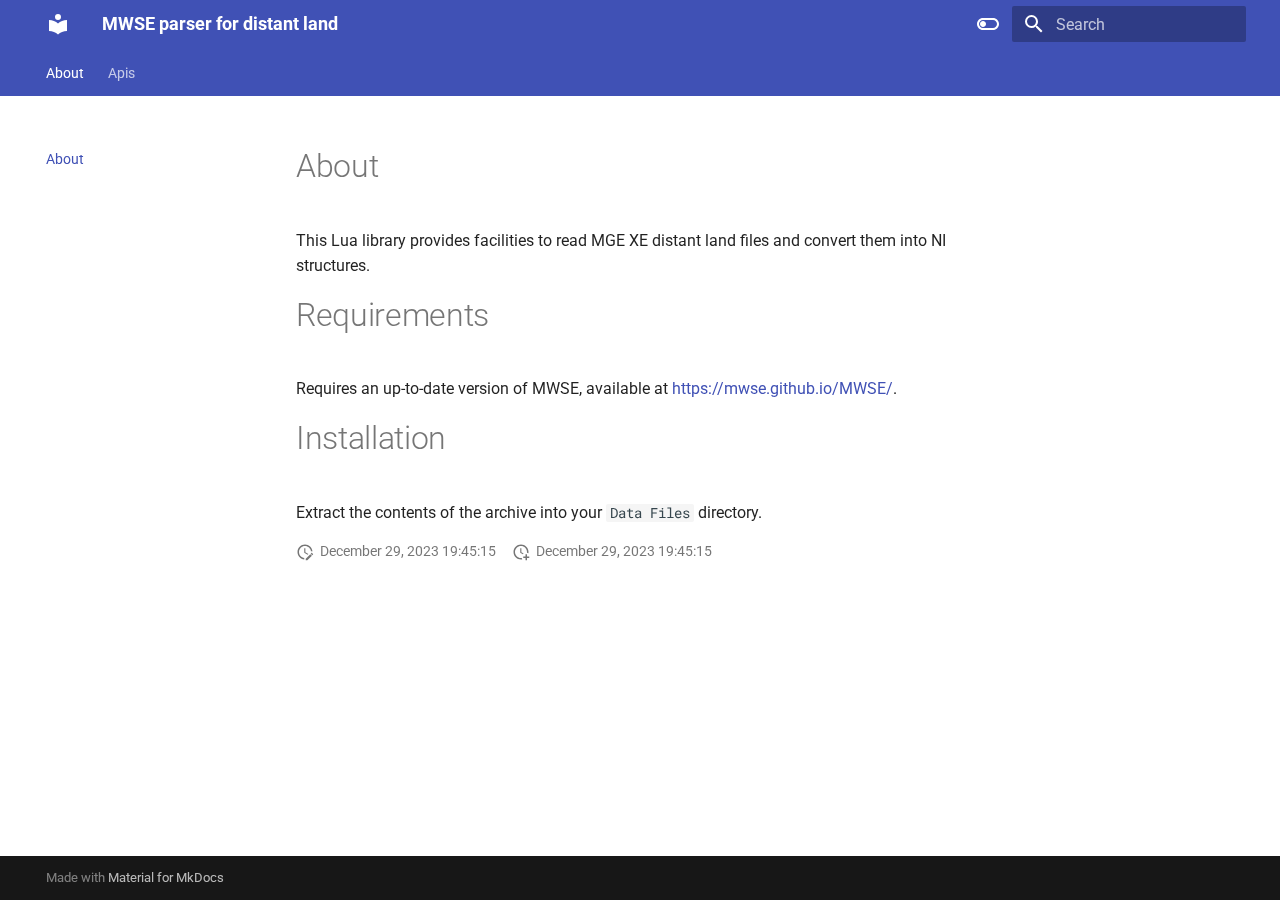
<file: index.html>
<!doctype html>
<html lang="en" class="no-js">
  <head>
    
      <meta charset="utf-8">
      <meta name="viewport" content="width=device-width,initial-scale=1">
      
      
      
      
      
        <link rel="next" href="apis/distantLand/">
      
      
      <link rel="icon" href="assets/images/favicon.png">
      <meta name="generator" content="mkdocs-1.6.1, mkdocs-material-9.5.49">
    
    
      
        <title>MWSE parser for distant land</title>
      
    
    
      <link rel="stylesheet" href="assets/stylesheets/main.6f8fc17f.min.css">
      
        
        <link rel="stylesheet" href="assets/stylesheets/palette.06af60db.min.css">
      
      


    
    
      
    
    
      
        
        
        <link rel="preconnect" href="https://fonts.gstatic.com" crossorigin>
        <link rel="stylesheet" href="https://fonts.googleapis.com/css?family=Roboto:300,300i,400,400i,700,700i%7CRoboto+Mono:400,400i,700,700i&display=fallback">
        <style>:root{--md-text-font:"Roboto";--md-code-font:"Roboto Mono"}</style>
      
    
    
      <link rel="stylesheet" href="assets/style.css">
    
    <script>__md_scope=new URL(".",location),__md_hash=e=>[...e].reduce(((e,_)=>(e<<5)-e+_.charCodeAt(0)),0),__md_get=(e,_=localStorage,t=__md_scope)=>JSON.parse(_.getItem(t.pathname+"."+e)),__md_set=(e,_,t=localStorage,a=__md_scope)=>{try{t.setItem(a.pathname+"."+e,JSON.stringify(_))}catch(e){}}</script>
    
      

    
    
    
  </head>
  
  
    
    
      
    
    
    
    
    <body dir="ltr" data-md-color-scheme="default" data-md-color-primary="indigo" data-md-color-accent="indigo">
  
    
    <input class="md-toggle" data-md-toggle="drawer" type="checkbox" id="__drawer" autocomplete="off">
    <input class="md-toggle" data-md-toggle="search" type="checkbox" id="__search" autocomplete="off">
    <label class="md-overlay" for="__drawer"></label>
    <div data-md-component="skip">
      
        
        <a href="#about" class="md-skip">
          Skip to content
        </a>
      
    </div>
    <div data-md-component="announce">
      
    </div>
    
    
      

<header class="md-header" data-md-component="header">
  <nav class="md-header__inner md-grid" aria-label="Header">
    <a href="." title="MWSE parser for distant land" class="md-header__button md-logo" aria-label="MWSE parser for distant land" data-md-component="logo">
      
  
  <svg xmlns="http://www.w3.org/2000/svg" viewBox="0 0 24 24"><path d="M12 8a3 3 0 0 0 3-3 3 3 0 0 0-3-3 3 3 0 0 0-3 3 3 3 0 0 0 3 3m0 3.54C9.64 9.35 6.5 8 3 8v11c3.5 0 6.64 1.35 9 3.54 2.36-2.19 5.5-3.54 9-3.54V8c-3.5 0-6.64 1.35-9 3.54"/></svg>

    </a>
    <label class="md-header__button md-icon" for="__drawer">
      
      <svg xmlns="http://www.w3.org/2000/svg" viewBox="0 0 24 24"><path d="M3 6h18v2H3zm0 5h18v2H3zm0 5h18v2H3z"/></svg>
    </label>
    <div class="md-header__title" data-md-component="header-title">
      <div class="md-header__ellipsis">
        <div class="md-header__topic">
          <span class="md-ellipsis">
            MWSE parser for distant land
          </span>
        </div>
        <div class="md-header__topic" data-md-component="header-topic">
          <span class="md-ellipsis">
            
              About
            
          </span>
        </div>
      </div>
    </div>
    
      
        <form class="md-header__option" data-md-component="palette">
  
    
    
    
    <input class="md-option" data-md-color-media="(prefers-color-scheme: light)" data-md-color-scheme="default" data-md-color-primary="indigo" data-md-color-accent="indigo"  aria-label="Switch to dark mode"  type="radio" name="__palette" id="__palette_0">
    
      <label class="md-header__button md-icon" title="Switch to dark mode" for="__palette_1" hidden>
        <svg xmlns="http://www.w3.org/2000/svg" viewBox="0 0 24 24"><path d="M17 6H7c-3.31 0-6 2.69-6 6s2.69 6 6 6h10c3.31 0 6-2.69 6-6s-2.69-6-6-6m0 10H7c-2.21 0-4-1.79-4-4s1.79-4 4-4h10c2.21 0 4 1.79 4 4s-1.79 4-4 4M7 9c-1.66 0-3 1.34-3 3s1.34 3 3 3 3-1.34 3-3-1.34-3-3-3"/></svg>
      </label>
    
  
    
    
    
    <input class="md-option" data-md-color-media="(prefers-color-scheme: dark)" data-md-color-scheme="slate" data-md-color-primary="indigo" data-md-color-accent="indigo"  aria-label="Switch to light mode"  type="radio" name="__palette" id="__palette_1">
    
      <label class="md-header__button md-icon" title="Switch to light mode" for="__palette_0" hidden>
        <svg xmlns="http://www.w3.org/2000/svg" viewBox="0 0 24 24"><path d="M17 7H7a5 5 0 0 0-5 5 5 5 0 0 0 5 5h10a5 5 0 0 0 5-5 5 5 0 0 0-5-5m0 8a3 3 0 0 1-3-3 3 3 0 0 1 3-3 3 3 0 0 1 3 3 3 3 0 0 1-3 3"/></svg>
      </label>
    
  
</form>
      
    
    
      <script>var palette=__md_get("__palette");if(palette&&palette.color){if("(prefers-color-scheme)"===palette.color.media){var media=matchMedia("(prefers-color-scheme: light)"),input=document.querySelector(media.matches?"[data-md-color-media='(prefers-color-scheme: light)']":"[data-md-color-media='(prefers-color-scheme: dark)']");palette.color.media=input.getAttribute("data-md-color-media"),palette.color.scheme=input.getAttribute("data-md-color-scheme"),palette.color.primary=input.getAttribute("data-md-color-primary"),palette.color.accent=input.getAttribute("data-md-color-accent")}for(var[key,value]of Object.entries(palette.color))document.body.setAttribute("data-md-color-"+key,value)}</script>
    
    
    
      <label class="md-header__button md-icon" for="__search">
        
        <svg xmlns="http://www.w3.org/2000/svg" viewBox="0 0 24 24"><path d="M9.5 3A6.5 6.5 0 0 1 16 9.5c0 1.61-.59 3.09-1.56 4.23l.27.27h.79l5 5-1.5 1.5-5-5v-.79l-.27-.27A6.52 6.52 0 0 1 9.5 16 6.5 6.5 0 0 1 3 9.5 6.5 6.5 0 0 1 9.5 3m0 2C7 5 5 7 5 9.5S7 14 9.5 14 14 12 14 9.5 12 5 9.5 5"/></svg>
      </label>
      <div class="md-search" data-md-component="search" role="dialog">
  <label class="md-search__overlay" for="__search"></label>
  <div class="md-search__inner" role="search">
    <form class="md-search__form" name="search">
      <input type="text" class="md-search__input" name="query" aria-label="Search" placeholder="Search" autocapitalize="off" autocorrect="off" autocomplete="off" spellcheck="false" data-md-component="search-query" required>
      <label class="md-search__icon md-icon" for="__search">
        
        <svg xmlns="http://www.w3.org/2000/svg" viewBox="0 0 24 24"><path d="M9.5 3A6.5 6.5 0 0 1 16 9.5c0 1.61-.59 3.09-1.56 4.23l.27.27h.79l5 5-1.5 1.5-5-5v-.79l-.27-.27A6.52 6.52 0 0 1 9.5 16 6.5 6.5 0 0 1 3 9.5 6.5 6.5 0 0 1 9.5 3m0 2C7 5 5 7 5 9.5S7 14 9.5 14 14 12 14 9.5 12 5 9.5 5"/></svg>
        
        <svg xmlns="http://www.w3.org/2000/svg" viewBox="0 0 24 24"><path d="M20 11v2H8l5.5 5.5-1.42 1.42L4.16 12l7.92-7.92L13.5 5.5 8 11z"/></svg>
      </label>
      <nav class="md-search__options" aria-label="Search">
        
          <a href="javascript:void(0)" class="md-search__icon md-icon" title="Share" aria-label="Share" data-clipboard data-clipboard-text="" data-md-component="search-share" tabindex="-1">
            
            <svg xmlns="http://www.w3.org/2000/svg" viewBox="0 0 24 24"><path d="M18 16.08c-.76 0-1.44.3-1.96.77L8.91 12.7c.05-.23.09-.46.09-.7s-.04-.47-.09-.7l7.05-4.11c.54.5 1.25.81 2.04.81a3 3 0 0 0 3-3 3 3 0 0 0-3-3 3 3 0 0 0-3 3c0 .24.04.47.09.7L8.04 9.81C7.5 9.31 6.79 9 6 9a3 3 0 0 0-3 3 3 3 0 0 0 3 3c.79 0 1.5-.31 2.04-.81l7.12 4.15c-.05.21-.08.43-.08.66 0 1.61 1.31 2.91 2.92 2.91s2.92-1.3 2.92-2.91A2.92 2.92 0 0 0 18 16.08"/></svg>
          </a>
        
        <button type="reset" class="md-search__icon md-icon" title="Clear" aria-label="Clear" tabindex="-1">
          
          <svg xmlns="http://www.w3.org/2000/svg" viewBox="0 0 24 24"><path d="M19 6.41 17.59 5 12 10.59 6.41 5 5 6.41 10.59 12 5 17.59 6.41 19 12 13.41 17.59 19 19 17.59 13.41 12z"/></svg>
        </button>
      </nav>
      
        <div class="md-search__suggest" data-md-component="search-suggest"></div>
      
    </form>
    <div class="md-search__output">
      <div class="md-search__scrollwrap" tabindex="0" data-md-scrollfix>
        <div class="md-search-result" data-md-component="search-result">
          <div class="md-search-result__meta">
            Initializing search
          </div>
          <ol class="md-search-result__list" role="presentation"></ol>
        </div>
      </div>
    </div>
  </div>
</div>
    
    
  </nav>
  
</header>
    
    <div class="md-container" data-md-component="container">
      
      
        
          
            
<nav class="md-tabs" aria-label="Tabs" data-md-component="tabs">
  <div class="md-grid">
    <ul class="md-tabs__list">
      
        
  
  
    
  
  
    <li class="md-tabs__item md-tabs__item--active">
      <a href="." class="md-tabs__link">
        
  
    
  
  About

      </a>
    </li>
  

      
        
  
  
  
    
    
      <li class="md-tabs__item">
        <a href="apis/distantLand/" class="md-tabs__link">
          
  
    
  
  Apis

        </a>
      </li>
    
  

      
    </ul>
  </div>
</nav>
          
        
      
      <main class="md-main" data-md-component="main">
        <div class="md-main__inner md-grid">
          
            
              
              <div class="md-sidebar md-sidebar--primary" data-md-component="sidebar" data-md-type="navigation" >
                <div class="md-sidebar__scrollwrap">
                  <div class="md-sidebar__inner">
                    


  


<nav class="md-nav md-nav--primary md-nav--lifted" aria-label="Navigation" data-md-level="0">
  <label class="md-nav__title" for="__drawer">
    <a href="." title="MWSE parser for distant land" class="md-nav__button md-logo" aria-label="MWSE parser for distant land" data-md-component="logo">
      
  
  <svg xmlns="http://www.w3.org/2000/svg" viewBox="0 0 24 24"><path d="M12 8a3 3 0 0 0 3-3 3 3 0 0 0-3-3 3 3 0 0 0-3 3 3 3 0 0 0 3 3m0 3.54C9.64 9.35 6.5 8 3 8v11c3.5 0 6.64 1.35 9 3.54 2.36-2.19 5.5-3.54 9-3.54V8c-3.5 0-6.64 1.35-9 3.54"/></svg>

    </a>
    MWSE parser for distant land
  </label>
  
  <ul class="md-nav__list" data-md-scrollfix>
    
      
      
  
  
    
  
  
  
    <li class="md-nav__item md-nav__item--active">
      
      <input class="md-nav__toggle md-toggle" type="checkbox" id="__toc">
      
      
        
      
      
      <a href="." class="md-nav__link md-nav__link--active">
        
  
  <span class="md-ellipsis">
    About
  </span>
  

      </a>
      
    </li>
  

    
      
      
  
  
  
  
    
    
      
        
      
    
    
      
      
        
      
    
    
    <li class="md-nav__item md-nav__item--nested">
      
        
        
        <input class="md-nav__toggle md-toggle " type="checkbox" id="__nav_2" >
        
          
          <label class="md-nav__link" for="__nav_2" id="__nav_2_label" tabindex="0">
            
  
  <span class="md-ellipsis">
    Apis
  </span>
  

            <span class="md-nav__icon md-icon"></span>
          </label>
        
        <nav class="md-nav" data-md-level="1" aria-labelledby="__nav_2_label" aria-expanded="false">
          <label class="md-nav__title" for="__nav_2">
            <span class="md-nav__icon md-icon"></span>
            Apis
          </label>
          <ul class="md-nav__list" data-md-scrollfix>
            
              
                
  
  
  
  
    <li class="md-nav__item">
      <a href="apis/distantLand/" class="md-nav__link">
        
  
  <span class="md-ellipsis">
    distantLand
  </span>
  

      </a>
    </li>
  

              
            
          </ul>
        </nav>
      
    </li>
  

    
  </ul>
</nav>
                  </div>
                </div>
              </div>
            
            
              
              <div class="md-sidebar md-sidebar--secondary" data-md-component="sidebar" data-md-type="toc" >
                <div class="md-sidebar__scrollwrap">
                  <div class="md-sidebar__inner">
                    

<nav class="md-nav md-nav--secondary" aria-label="Table of contents">
  
  
  
    
  
  
</nav>
                  </div>
                </div>
              </div>
            
          
          
            <div class="md-content" data-md-component="content">
              <article class="md-content__inner md-typeset">
                
                  


<h1 id="about">About<a class="headerlink" href="#about" title="Permanent link">⚓︎</a></h1>
<p>This Lua library provides facilities to read MGE XE distant land files and convert them into NI structures.</p>
<h1 id="requirements">Requirements<a class="headerlink" href="#requirements" title="Permanent link">⚓︎</a></h1>
<p>Requires an up-to-date version of MWSE, available at <a href="https://mwse.github.io/MWSE/">https://mwse.github.io/MWSE/</a>.</p>
<h1 id="installation">Installation<a class="headerlink" href="#installation" title="Permanent link">⚓︎</a></h1>
<p>Extract the contents of the archive into your <code>Data Files</code> directory.</p>







  
    
  
  
    
  


  <aside class="md-source-file">
    
      
  <span class="md-source-file__fact">
    <span class="md-icon" title="Last update">
      <svg xmlns="http://www.w3.org/2000/svg" viewBox="0 0 24 24"><path d="M21 13.1c-.1 0-.3.1-.4.2l-1 1 2.1 2.1 1-1c.2-.2.2-.6 0-.8l-1.3-1.3c-.1-.1-.2-.2-.4-.2m-1.9 1.8-6.1 6V23h2.1l6.1-6.1zM12.5 7v5.2l4 2.4-1 1L11 13V7zM11 21.9c-5.1-.5-9-4.8-9-9.9C2 6.5 6.5 2 12 2c5.3 0 9.6 4.1 10 9.3-.3-.1-.6-.2-1-.2s-.7.1-1 .2C19.6 7.2 16.2 4 12 4c-4.4 0-8 3.6-8 8 0 4.1 3.1 7.5 7.1 7.9l-.1.2z"/></svg>
    </span>
    <span class="git-revision-date-localized-plugin git-revision-date-localized-plugin-datetime">December 29, 2023 19:45:15</span>
  </span>

    
    
      
  <span class="md-source-file__fact">
    <span class="md-icon" title="Created">
      <svg xmlns="http://www.w3.org/2000/svg" viewBox="0 0 24 24"><path d="M14.47 15.08 11 13V7h1.5v5.25l3.08 1.83c-.41.28-.79.62-1.11 1m-1.39 4.84c-.36.05-.71.08-1.08.08-4.42 0-8-3.58-8-8s3.58-8 8-8 8 3.58 8 8c0 .37-.03.72-.08 1.08.69.1 1.33.32 1.92.64.1-.56.16-1.13.16-1.72 0-5.5-4.5-10-10-10S2 6.5 2 12s4.47 10 10 10c.59 0 1.16-.06 1.72-.16-.32-.59-.54-1.23-.64-1.92M18 15v3h-3v2h3v3h2v-3h3v-2h-3v-3z"/></svg>
    </span>
    <span class="git-revision-date-localized-plugin git-revision-date-localized-plugin-datetime">December 29, 2023 19:45:15</span>
  </span>

    
    
    
  </aside>





                
              </article>
            </div>
          
          
  <script>var tabs=__md_get("__tabs");if(Array.isArray(tabs))e:for(var set of document.querySelectorAll(".tabbed-set")){var labels=set.querySelector(".tabbed-labels");for(var tab of tabs)for(var label of labels.getElementsByTagName("label"))if(label.innerText.trim()===tab){var input=document.getElementById(label.htmlFor);input.checked=!0;continue e}}</script>

<script>var target=document.getElementById(location.hash.slice(1));target&&target.name&&(target.checked=target.name.startsWith("__tabbed_"))</script>
        </div>
        
          <button type="button" class="md-top md-icon" data-md-component="top" hidden>
  
  <svg xmlns="http://www.w3.org/2000/svg" viewBox="0 0 24 24"><path d="M13 20h-2V8l-5.5 5.5-1.42-1.42L12 4.16l7.92 7.92-1.42 1.42L13 8z"/></svg>
  Back to top
</button>
        
      </main>
      
        <footer class="md-footer">
  
  <div class="md-footer-meta md-typeset">
    <div class="md-footer-meta__inner md-grid">
      <div class="md-copyright">
  
  
    Made with
    <a href="https://squidfunk.github.io/mkdocs-material/" target="_blank" rel="noopener">
      Material for MkDocs
    </a>
  
</div>
      
    </div>
  </div>
</footer>
      
    </div>
    <div class="md-dialog" data-md-component="dialog">
      <div class="md-dialog__inner md-typeset"></div>
    </div>
    
    
    <script id="__config" type="application/json">{"base": ".", "features": ["content.code.annotate", "content.code.copy", "content.tabs.link", "navigation.indexes", "navigation.instant", "navigation.sections", "navigation.tabs", "navigation.top", "navigation.tracking", "search.highlight", "search.share", "search.suggest"], "search": "assets/javascripts/workers/search.6ce7567c.min.js", "translations": {"clipboard.copied": "Copied to clipboard", "clipboard.copy": "Copy to clipboard", "search.result.more.one": "1 more on this page", "search.result.more.other": "# more on this page", "search.result.none": "No matching documents", "search.result.one": "1 matching document", "search.result.other": "# matching documents", "search.result.placeholder": "Type to start searching", "search.result.term.missing": "Missing", "select.version": "Select version"}}</script>
    
    
      <script src="assets/javascripts/bundle.88dd0f4e.min.js"></script>
      
    
  </body>
</html>
</file>
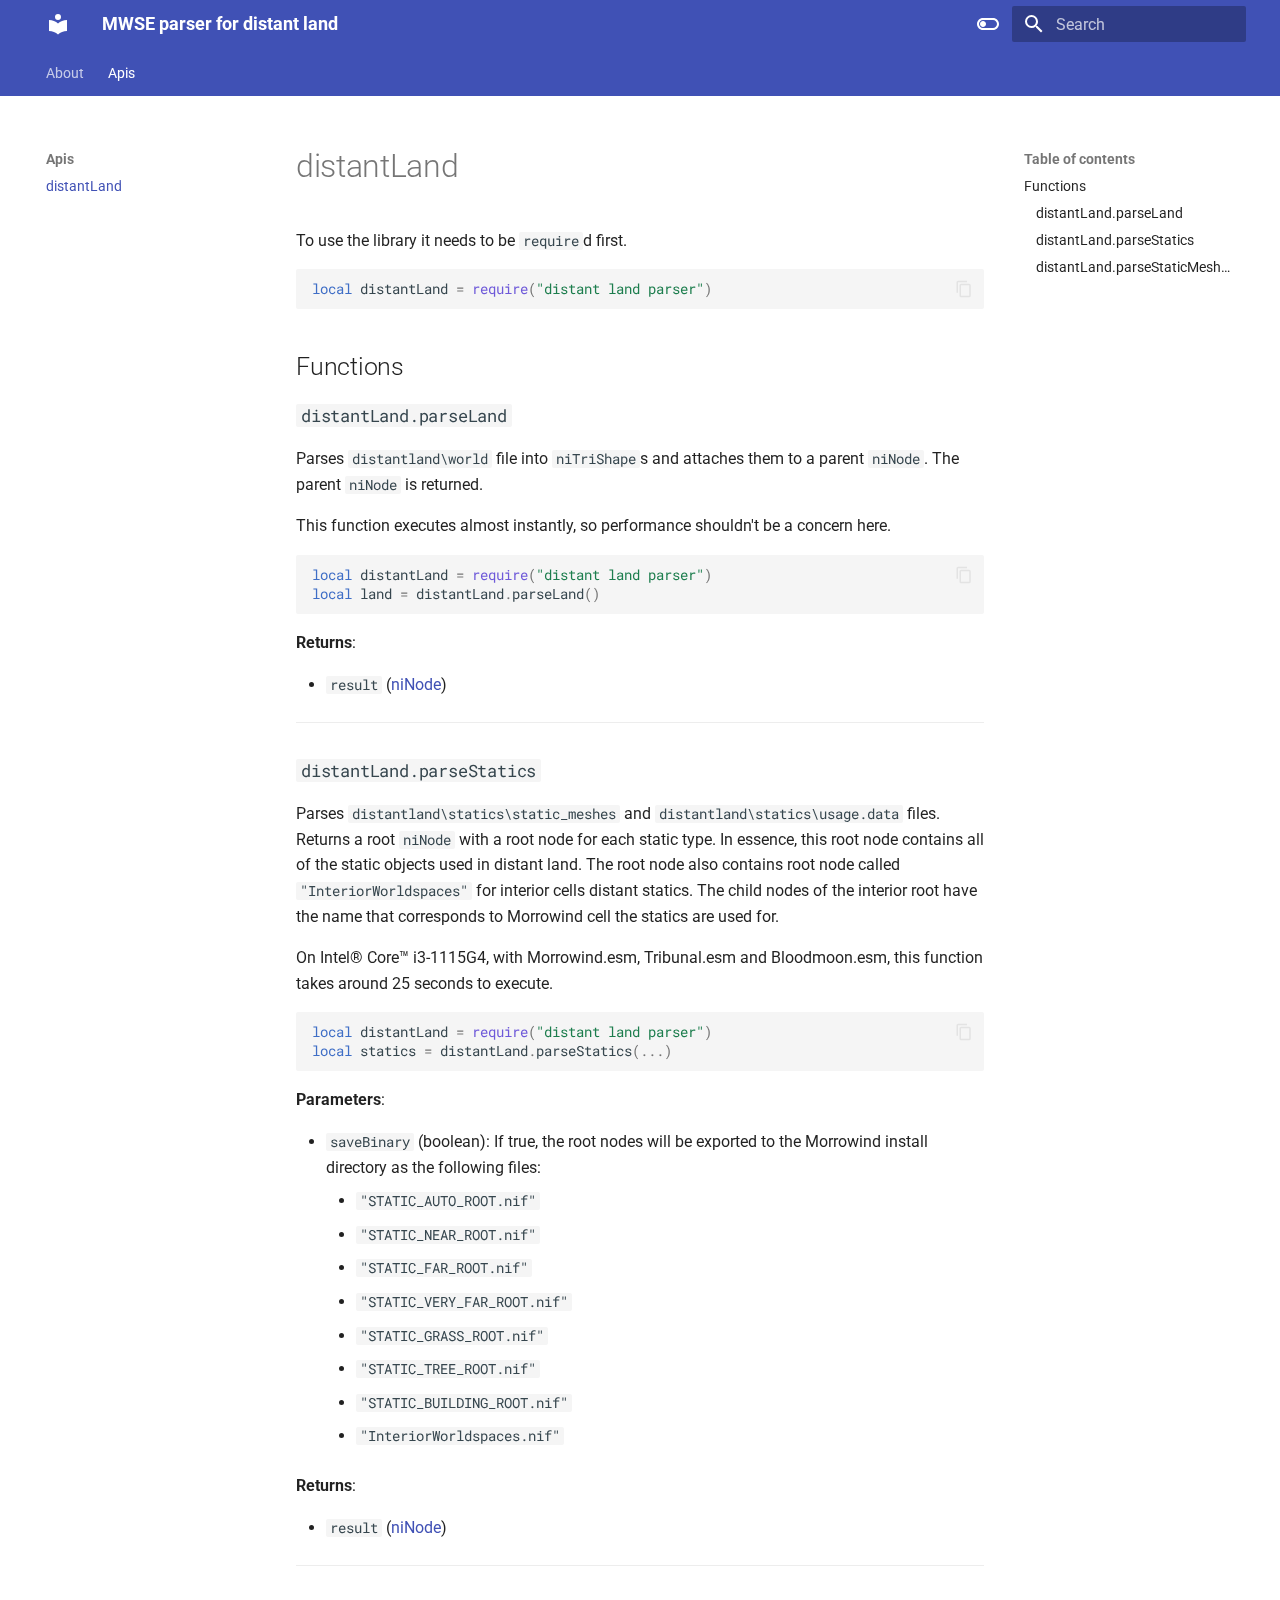
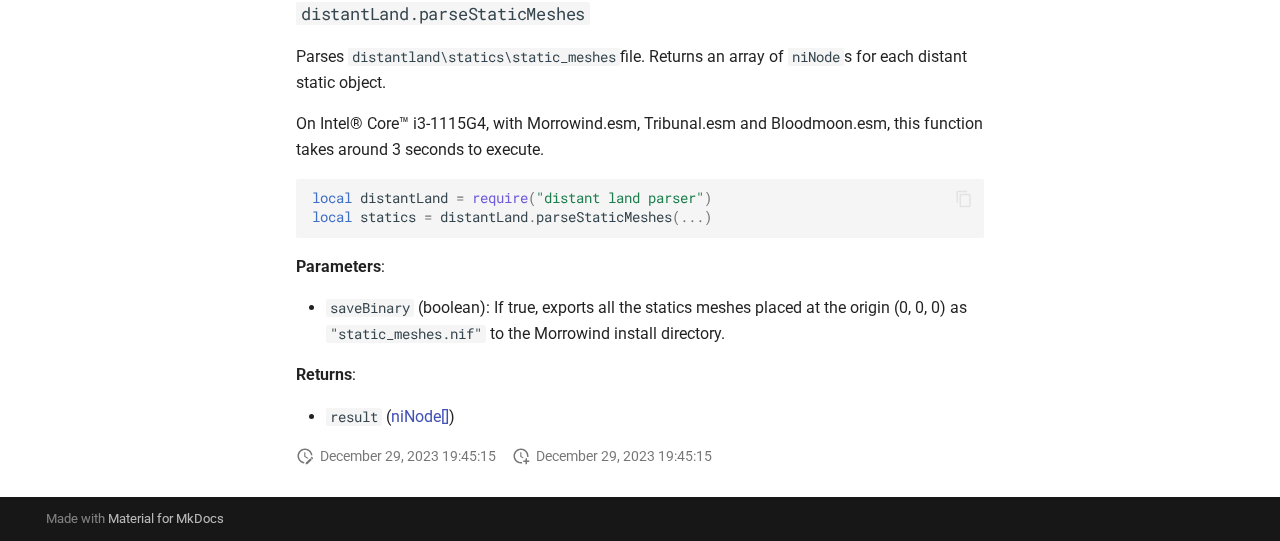
<file: apis/distantLand/index.html>
<!doctype html>
<html lang="en" class="no-js">
  <head>
    
      <meta charset="utf-8">
      <meta name="viewport" content="width=device-width,initial-scale=1">
      
      
      
      
        <link rel="prev" href="../..">
      
      
      
      <link rel="icon" href="../../assets/images/favicon.png">
      <meta name="generator" content="mkdocs-1.6.1, mkdocs-material-9.5.49">
    
    
      
        <title>distantLand - MWSE parser for distant land</title>
      
    
    
      <link rel="stylesheet" href="../../assets/stylesheets/main.6f8fc17f.min.css">
      
        
        <link rel="stylesheet" href="../../assets/stylesheets/palette.06af60db.min.css">
      
      


    
    
      
    
    
      
        
        
        <link rel="preconnect" href="https://fonts.gstatic.com" crossorigin>
        <link rel="stylesheet" href="https://fonts.googleapis.com/css?family=Roboto:300,300i,400,400i,700,700i%7CRoboto+Mono:400,400i,700,700i&display=fallback">
        <style>:root{--md-text-font:"Roboto";--md-code-font:"Roboto Mono"}</style>
      
    
    
      <link rel="stylesheet" href="../../assets/style.css">
    
    <script>__md_scope=new URL("../..",location),__md_hash=e=>[...e].reduce(((e,_)=>(e<<5)-e+_.charCodeAt(0)),0),__md_get=(e,_=localStorage,t=__md_scope)=>JSON.parse(_.getItem(t.pathname+"."+e)),__md_set=(e,_,t=localStorage,a=__md_scope)=>{try{t.setItem(a.pathname+"."+e,JSON.stringify(_))}catch(e){}}</script>
    
      

    
    
    
  </head>
  
  
    
    
      
    
    
    
    
    <body dir="ltr" data-md-color-scheme="default" data-md-color-primary="indigo" data-md-color-accent="indigo">
  
    
    <input class="md-toggle" data-md-toggle="drawer" type="checkbox" id="__drawer" autocomplete="off">
    <input class="md-toggle" data-md-toggle="search" type="checkbox" id="__search" autocomplete="off">
    <label class="md-overlay" for="__drawer"></label>
    <div data-md-component="skip">
      
        
        <a href="#distantland" class="md-skip">
          Skip to content
        </a>
      
    </div>
    <div data-md-component="announce">
      
    </div>
    
    
      

<header class="md-header" data-md-component="header">
  <nav class="md-header__inner md-grid" aria-label="Header">
    <a href="../.." title="MWSE parser for distant land" class="md-header__button md-logo" aria-label="MWSE parser for distant land" data-md-component="logo">
      
  
  <svg xmlns="http://www.w3.org/2000/svg" viewBox="0 0 24 24"><path d="M12 8a3 3 0 0 0 3-3 3 3 0 0 0-3-3 3 3 0 0 0-3 3 3 3 0 0 0 3 3m0 3.54C9.64 9.35 6.5 8 3 8v11c3.5 0 6.64 1.35 9 3.54 2.36-2.19 5.5-3.54 9-3.54V8c-3.5 0-6.64 1.35-9 3.54"/></svg>

    </a>
    <label class="md-header__button md-icon" for="__drawer">
      
      <svg xmlns="http://www.w3.org/2000/svg" viewBox="0 0 24 24"><path d="M3 6h18v2H3zm0 5h18v2H3zm0 5h18v2H3z"/></svg>
    </label>
    <div class="md-header__title" data-md-component="header-title">
      <div class="md-header__ellipsis">
        <div class="md-header__topic">
          <span class="md-ellipsis">
            MWSE parser for distant land
          </span>
        </div>
        <div class="md-header__topic" data-md-component="header-topic">
          <span class="md-ellipsis">
            
              distantLand
            
          </span>
        </div>
      </div>
    </div>
    
      
        <form class="md-header__option" data-md-component="palette">
  
    
    
    
    <input class="md-option" data-md-color-media="(prefers-color-scheme: light)" data-md-color-scheme="default" data-md-color-primary="indigo" data-md-color-accent="indigo"  aria-label="Switch to dark mode"  type="radio" name="__palette" id="__palette_0">
    
      <label class="md-header__button md-icon" title="Switch to dark mode" for="__palette_1" hidden>
        <svg xmlns="http://www.w3.org/2000/svg" viewBox="0 0 24 24"><path d="M17 6H7c-3.31 0-6 2.69-6 6s2.69 6 6 6h10c3.31 0 6-2.69 6-6s-2.69-6-6-6m0 10H7c-2.21 0-4-1.79-4-4s1.79-4 4-4h10c2.21 0 4 1.79 4 4s-1.79 4-4 4M7 9c-1.66 0-3 1.34-3 3s1.34 3 3 3 3-1.34 3-3-1.34-3-3-3"/></svg>
      </label>
    
  
    
    
    
    <input class="md-option" data-md-color-media="(prefers-color-scheme: dark)" data-md-color-scheme="slate" data-md-color-primary="indigo" data-md-color-accent="indigo"  aria-label="Switch to light mode"  type="radio" name="__palette" id="__palette_1">
    
      <label class="md-header__button md-icon" title="Switch to light mode" for="__palette_0" hidden>
        <svg xmlns="http://www.w3.org/2000/svg" viewBox="0 0 24 24"><path d="M17 7H7a5 5 0 0 0-5 5 5 5 0 0 0 5 5h10a5 5 0 0 0 5-5 5 5 0 0 0-5-5m0 8a3 3 0 0 1-3-3 3 3 0 0 1 3-3 3 3 0 0 1 3 3 3 3 0 0 1-3 3"/></svg>
      </label>
    
  
</form>
      
    
    
      <script>var palette=__md_get("__palette");if(palette&&palette.color){if("(prefers-color-scheme)"===palette.color.media){var media=matchMedia("(prefers-color-scheme: light)"),input=document.querySelector(media.matches?"[data-md-color-media='(prefers-color-scheme: light)']":"[data-md-color-media='(prefers-color-scheme: dark)']");palette.color.media=input.getAttribute("data-md-color-media"),palette.color.scheme=input.getAttribute("data-md-color-scheme"),palette.color.primary=input.getAttribute("data-md-color-primary"),palette.color.accent=input.getAttribute("data-md-color-accent")}for(var[key,value]of Object.entries(palette.color))document.body.setAttribute("data-md-color-"+key,value)}</script>
    
    
    
      <label class="md-header__button md-icon" for="__search">
        
        <svg xmlns="http://www.w3.org/2000/svg" viewBox="0 0 24 24"><path d="M9.5 3A6.5 6.5 0 0 1 16 9.5c0 1.61-.59 3.09-1.56 4.23l.27.27h.79l5 5-1.5 1.5-5-5v-.79l-.27-.27A6.52 6.52 0 0 1 9.5 16 6.5 6.5 0 0 1 3 9.5 6.5 6.5 0 0 1 9.5 3m0 2C7 5 5 7 5 9.5S7 14 9.5 14 14 12 14 9.5 12 5 9.5 5"/></svg>
      </label>
      <div class="md-search" data-md-component="search" role="dialog">
  <label class="md-search__overlay" for="__search"></label>
  <div class="md-search__inner" role="search">
    <form class="md-search__form" name="search">
      <input type="text" class="md-search__input" name="query" aria-label="Search" placeholder="Search" autocapitalize="off" autocorrect="off" autocomplete="off" spellcheck="false" data-md-component="search-query" required>
      <label class="md-search__icon md-icon" for="__search">
        
        <svg xmlns="http://www.w3.org/2000/svg" viewBox="0 0 24 24"><path d="M9.5 3A6.5 6.5 0 0 1 16 9.5c0 1.61-.59 3.09-1.56 4.23l.27.27h.79l5 5-1.5 1.5-5-5v-.79l-.27-.27A6.52 6.52 0 0 1 9.5 16 6.5 6.5 0 0 1 3 9.5 6.5 6.5 0 0 1 9.5 3m0 2C7 5 5 7 5 9.5S7 14 9.5 14 14 12 14 9.5 12 5 9.5 5"/></svg>
        
        <svg xmlns="http://www.w3.org/2000/svg" viewBox="0 0 24 24"><path d="M20 11v2H8l5.5 5.5-1.42 1.42L4.16 12l7.92-7.92L13.5 5.5 8 11z"/></svg>
      </label>
      <nav class="md-search__options" aria-label="Search">
        
          <a href="javascript:void(0)" class="md-search__icon md-icon" title="Share" aria-label="Share" data-clipboard data-clipboard-text="" data-md-component="search-share" tabindex="-1">
            
            <svg xmlns="http://www.w3.org/2000/svg" viewBox="0 0 24 24"><path d="M18 16.08c-.76 0-1.44.3-1.96.77L8.91 12.7c.05-.23.09-.46.09-.7s-.04-.47-.09-.7l7.05-4.11c.54.5 1.25.81 2.04.81a3 3 0 0 0 3-3 3 3 0 0 0-3-3 3 3 0 0 0-3 3c0 .24.04.47.09.7L8.04 9.81C7.5 9.31 6.79 9 6 9a3 3 0 0 0-3 3 3 3 0 0 0 3 3c.79 0 1.5-.31 2.04-.81l7.12 4.15c-.05.21-.08.43-.08.66 0 1.61 1.31 2.91 2.92 2.91s2.92-1.3 2.92-2.91A2.92 2.92 0 0 0 18 16.08"/></svg>
          </a>
        
        <button type="reset" class="md-search__icon md-icon" title="Clear" aria-label="Clear" tabindex="-1">
          
          <svg xmlns="http://www.w3.org/2000/svg" viewBox="0 0 24 24"><path d="M19 6.41 17.59 5 12 10.59 6.41 5 5 6.41 10.59 12 5 17.59 6.41 19 12 13.41 17.59 19 19 17.59 13.41 12z"/></svg>
        </button>
      </nav>
      
        <div class="md-search__suggest" data-md-component="search-suggest"></div>
      
    </form>
    <div class="md-search__output">
      <div class="md-search__scrollwrap" tabindex="0" data-md-scrollfix>
        <div class="md-search-result" data-md-component="search-result">
          <div class="md-search-result__meta">
            Initializing search
          </div>
          <ol class="md-search-result__list" role="presentation"></ol>
        </div>
      </div>
    </div>
  </div>
</div>
    
    
  </nav>
  
</header>
    
    <div class="md-container" data-md-component="container">
      
      
        
          
            
<nav class="md-tabs" aria-label="Tabs" data-md-component="tabs">
  <div class="md-grid">
    <ul class="md-tabs__list">
      
        
  
  
  
    <li class="md-tabs__item">
      <a href="../.." class="md-tabs__link">
        
  
    
  
  About

      </a>
    </li>
  

      
        
  
  
    
  
  
    
    
      <li class="md-tabs__item md-tabs__item--active">
        <a href="./" class="md-tabs__link">
          
  
    
  
  Apis

        </a>
      </li>
    
  

      
    </ul>
  </div>
</nav>
          
        
      
      <main class="md-main" data-md-component="main">
        <div class="md-main__inner md-grid">
          
            
              
              <div class="md-sidebar md-sidebar--primary" data-md-component="sidebar" data-md-type="navigation" >
                <div class="md-sidebar__scrollwrap">
                  <div class="md-sidebar__inner">
                    


  


<nav class="md-nav md-nav--primary md-nav--lifted" aria-label="Navigation" data-md-level="0">
  <label class="md-nav__title" for="__drawer">
    <a href="../.." title="MWSE parser for distant land" class="md-nav__button md-logo" aria-label="MWSE parser for distant land" data-md-component="logo">
      
  
  <svg xmlns="http://www.w3.org/2000/svg" viewBox="0 0 24 24"><path d="M12 8a3 3 0 0 0 3-3 3 3 0 0 0-3-3 3 3 0 0 0-3 3 3 3 0 0 0 3 3m0 3.54C9.64 9.35 6.5 8 3 8v11c3.5 0 6.64 1.35 9 3.54 2.36-2.19 5.5-3.54 9-3.54V8c-3.5 0-6.64 1.35-9 3.54"/></svg>

    </a>
    MWSE parser for distant land
  </label>
  
  <ul class="md-nav__list" data-md-scrollfix>
    
      
      
  
  
  
  
    <li class="md-nav__item">
      <a href="../.." class="md-nav__link">
        
  
  <span class="md-ellipsis">
    About
  </span>
  

      </a>
    </li>
  

    
      
      
  
  
    
  
  
  
    
    
      
        
      
    
    
      
        
        
      
      
        
      
    
    
    <li class="md-nav__item md-nav__item--active md-nav__item--section md-nav__item--nested">
      
        
        
        <input class="md-nav__toggle md-toggle " type="checkbox" id="__nav_2" checked>
        
          
          <label class="md-nav__link" for="__nav_2" id="__nav_2_label" tabindex="">
            
  
  <span class="md-ellipsis">
    Apis
  </span>
  

            <span class="md-nav__icon md-icon"></span>
          </label>
        
        <nav class="md-nav" data-md-level="1" aria-labelledby="__nav_2_label" aria-expanded="true">
          <label class="md-nav__title" for="__nav_2">
            <span class="md-nav__icon md-icon"></span>
            Apis
          </label>
          <ul class="md-nav__list" data-md-scrollfix>
            
              
                
  
  
    
  
  
  
    <li class="md-nav__item md-nav__item--active">
      
      <input class="md-nav__toggle md-toggle" type="checkbox" id="__toc">
      
      
        
      
      
        <label class="md-nav__link md-nav__link--active" for="__toc">
          
  
  <span class="md-ellipsis">
    distantLand
  </span>
  

          <span class="md-nav__icon md-icon"></span>
        </label>
      
      <a href="./" class="md-nav__link md-nav__link--active">
        
  
  <span class="md-ellipsis">
    distantLand
  </span>
  

      </a>
      
        

<nav class="md-nav md-nav--secondary" aria-label="Table of contents">
  
  
  
    
  
  
    <label class="md-nav__title" for="__toc">
      <span class="md-nav__icon md-icon"></span>
      Table of contents
    </label>
    <ul class="md-nav__list" data-md-component="toc" data-md-scrollfix>
      
        <li class="md-nav__item">
  <a href="#functions" class="md-nav__link">
    <span class="md-ellipsis">
      Functions
    </span>
  </a>
  
    <nav class="md-nav" aria-label="Functions">
      <ul class="md-nav__list">
        
          <li class="md-nav__item">
  <a href="#distantlandparseland" class="md-nav__link">
    <span class="md-ellipsis">
      distantLand.parseLand
    </span>
  </a>
  
</li>
        
          <li class="md-nav__item">
  <a href="#distantlandparsestatics" class="md-nav__link">
    <span class="md-ellipsis">
      distantLand.parseStatics
    </span>
  </a>
  
</li>
        
          <li class="md-nav__item">
  <a href="#distantlandparsestaticmeshes" class="md-nav__link">
    <span class="md-ellipsis">
      distantLand.parseStaticMeshes
    </span>
  </a>
  
</li>
        
      </ul>
    </nav>
  
</li>
      
    </ul>
  
</nav>
      
    </li>
  

              
            
          </ul>
        </nav>
      
    </li>
  

    
  </ul>
</nav>
                  </div>
                </div>
              </div>
            
            
              
              <div class="md-sidebar md-sidebar--secondary" data-md-component="sidebar" data-md-type="toc" >
                <div class="md-sidebar__scrollwrap">
                  <div class="md-sidebar__inner">
                    

<nav class="md-nav md-nav--secondary" aria-label="Table of contents">
  
  
  
    
  
  
    <label class="md-nav__title" for="__toc">
      <span class="md-nav__icon md-icon"></span>
      Table of contents
    </label>
    <ul class="md-nav__list" data-md-component="toc" data-md-scrollfix>
      
        <li class="md-nav__item">
  <a href="#functions" class="md-nav__link">
    <span class="md-ellipsis">
      Functions
    </span>
  </a>
  
    <nav class="md-nav" aria-label="Functions">
      <ul class="md-nav__list">
        
          <li class="md-nav__item">
  <a href="#distantlandparseland" class="md-nav__link">
    <span class="md-ellipsis">
      distantLand.parseLand
    </span>
  </a>
  
</li>
        
          <li class="md-nav__item">
  <a href="#distantlandparsestatics" class="md-nav__link">
    <span class="md-ellipsis">
      distantLand.parseStatics
    </span>
  </a>
  
</li>
        
          <li class="md-nav__item">
  <a href="#distantlandparsestaticmeshes" class="md-nav__link">
    <span class="md-ellipsis">
      distantLand.parseStaticMeshes
    </span>
  </a>
  
</li>
        
      </ul>
    </nav>
  
</li>
      
    </ul>
  
</nav>
                  </div>
                </div>
              </div>
            
          
          
            <div class="md-content" data-md-component="content">
              <article class="md-content__inner md-typeset">
                
                  


<h1 id="distantland">distantLand<a class="headerlink" href="#distantland" title="Permanent link">⚓︎</a></h1>
<p>To use the library it needs to be <code>require</code>d first.</p>
<div class="highlight"><pre><span></span><code><span class="kd">local</span> <span class="n">distantLand</span> <span class="o">=</span> <span class="nb">require</span><span class="p">(</span><span class="s2">&quot;distant land parser&quot;</span><span class="p">)</span>
</code></pre></div>
<h2 id="functions">Functions<a class="headerlink" href="#functions" title="Permanent link">⚓︎</a></h2>
<h3 id="distantlandparseland"><code>distantLand.parseLand</code><a class="headerlink" href="#distantlandparseland" title="Permanent link">⚓︎</a></h3>
<p>Parses <code>distantland\world</code> file into <code>niTriShape</code>s and attaches them to a parent <code>niNode</code>. The parent <code>niNode</code> is returned.</p>
<p>This function executes almost instantly, so performance shouldn't be a concern here.</p>
<div class="highlight"><pre><span></span><code><span class="kd">local</span> <span class="n">distantLand</span> <span class="o">=</span> <span class="nb">require</span><span class="p">(</span><span class="s2">&quot;distant land parser&quot;</span><span class="p">)</span>
<span class="kd">local</span> <span class="n">land</span> <span class="o">=</span> <span class="n">distantLand</span><span class="p">.</span><span class="n">parseLand</span><span class="p">()</span>
</code></pre></div>
<p><strong>Returns</strong>:</p>
<ul>
<li><code>result</code> (<a href="https://mwse.github.io/MWSE/types/niNode/">niNode</a>)</li>
</ul>
<hr />
<h3 id="distantlandparsestatics"><code>distantLand.parseStatics</code><a class="headerlink" href="#distantlandparsestatics" title="Permanent link">⚓︎</a></h3>
<p>Parses <code>distantland\statics\static_meshes</code> and <code>distantland\statics\usage.data</code> files. Returns a root <code>niNode</code> with a root node for each static type. In essence, this root node contains all of the static objects used in distant land. The root node also contains root node called <code>"InteriorWorldspaces"</code> for interior cells distant statics. The child nodes of the interior root have the name that corresponds to Morrowind cell the statics are used for.</p>
<p>On Intel® Core™ i3-1115G4, with Morrowind.esm, Tribunal.esm and Bloodmoon.esm, this function takes around 25 seconds to execute.</p>
<div class="highlight"><pre><span></span><code><span class="kd">local</span> <span class="n">distantLand</span> <span class="o">=</span> <span class="nb">require</span><span class="p">(</span><span class="s2">&quot;distant land parser&quot;</span><span class="p">)</span>
<span class="kd">local</span> <span class="n">statics</span> <span class="o">=</span> <span class="n">distantLand</span><span class="p">.</span><span class="n">parseStatics</span><span class="p">(...)</span>
</code></pre></div>
<p><strong>Parameters</strong>:</p>
<ul>
<li><code>saveBinary</code> (boolean): If true, the root nodes will be exported to the Morrowind install directory as the following files:<ul>
<li><code>"STATIC_AUTO_ROOT.nif"</code></li>
<li><code>"STATIC_NEAR_ROOT.nif"</code></li>
<li><code>"STATIC_FAR_ROOT.nif"</code></li>
<li><code>"STATIC_VERY_FAR_ROOT.nif"</code></li>
<li><code>"STATIC_GRASS_ROOT.nif"</code></li>
<li><code>"STATIC_TREE_ROOT.nif"</code></li>
<li><code>"STATIC_BUILDING_ROOT.nif"</code></li>
<li><code>"InteriorWorldspaces.nif"</code></li>
</ul>
</li>
</ul>
<p><strong>Returns</strong>:</p>
<ul>
<li><code>result</code> (<a href="https://mwse.github.io/MWSE/types/niNode/">niNode</a>)</li>
</ul>
<hr />
<h3 id="distantlandparsestaticmeshes"><code>distantLand.parseStaticMeshes</code><a class="headerlink" href="#distantlandparsestaticmeshes" title="Permanent link">⚓︎</a></h3>
<p>Parses <code>distantland\statics\static_meshes</code>file. Returns an array of <code>niNode</code>s for each distant static object.</p>
<p>On Intel® Core™ i3-1115G4, with Morrowind.esm, Tribunal.esm and Bloodmoon.esm, this function takes around 3 seconds to execute.</p>
<div class="highlight"><pre><span></span><code><span class="kd">local</span> <span class="n">distantLand</span> <span class="o">=</span> <span class="nb">require</span><span class="p">(</span><span class="s2">&quot;distant land parser&quot;</span><span class="p">)</span>
<span class="kd">local</span> <span class="n">statics</span> <span class="o">=</span> <span class="n">distantLand</span><span class="p">.</span><span class="n">parseStaticMeshes</span><span class="p">(...)</span>
</code></pre></div>
<p><strong>Parameters</strong>:</p>
<ul>
<li><code>saveBinary</code> (boolean): If true, exports all the statics meshes placed at the origin (0, 0, 0) as <code>"static_meshes.nif"</code> to the Morrowind install directory.</li>
</ul>
<p><strong>Returns</strong>:</p>
<ul>
<li><code>result</code> (<a href="https://mwse.github.io/MWSE/types/niNode/">niNode[]</a>)</li>
</ul>







  
    
  
  
    
  


  <aside class="md-source-file">
    
      
  <span class="md-source-file__fact">
    <span class="md-icon" title="Last update">
      <svg xmlns="http://www.w3.org/2000/svg" viewBox="0 0 24 24"><path d="M21 13.1c-.1 0-.3.1-.4.2l-1 1 2.1 2.1 1-1c.2-.2.2-.6 0-.8l-1.3-1.3c-.1-.1-.2-.2-.4-.2m-1.9 1.8-6.1 6V23h2.1l6.1-6.1zM12.5 7v5.2l4 2.4-1 1L11 13V7zM11 21.9c-5.1-.5-9-4.8-9-9.9C2 6.5 6.5 2 12 2c5.3 0 9.6 4.1 10 9.3-.3-.1-.6-.2-1-.2s-.7.1-1 .2C19.6 7.2 16.2 4 12 4c-4.4 0-8 3.6-8 8 0 4.1 3.1 7.5 7.1 7.9l-.1.2z"/></svg>
    </span>
    <span class="git-revision-date-localized-plugin git-revision-date-localized-plugin-datetime">December 29, 2023 19:45:15</span>
  </span>

    
    
      
  <span class="md-source-file__fact">
    <span class="md-icon" title="Created">
      <svg xmlns="http://www.w3.org/2000/svg" viewBox="0 0 24 24"><path d="M14.47 15.08 11 13V7h1.5v5.25l3.08 1.83c-.41.28-.79.62-1.11 1m-1.39 4.84c-.36.05-.71.08-1.08.08-4.42 0-8-3.58-8-8s3.58-8 8-8 8 3.58 8 8c0 .37-.03.72-.08 1.08.69.1 1.33.32 1.92.64.1-.56.16-1.13.16-1.72 0-5.5-4.5-10-10-10S2 6.5 2 12s4.47 10 10 10c.59 0 1.16-.06 1.72-.16-.32-.59-.54-1.23-.64-1.92M18 15v3h-3v2h3v3h2v-3h3v-2h-3v-3z"/></svg>
    </span>
    <span class="git-revision-date-localized-plugin git-revision-date-localized-plugin-datetime">December 29, 2023 19:45:15</span>
  </span>

    
    
    
  </aside>





                
              </article>
            </div>
          
          
  <script>var tabs=__md_get("__tabs");if(Array.isArray(tabs))e:for(var set of document.querySelectorAll(".tabbed-set")){var labels=set.querySelector(".tabbed-labels");for(var tab of tabs)for(var label of labels.getElementsByTagName("label"))if(label.innerText.trim()===tab){var input=document.getElementById(label.htmlFor);input.checked=!0;continue e}}</script>

<script>var target=document.getElementById(location.hash.slice(1));target&&target.name&&(target.checked=target.name.startsWith("__tabbed_"))</script>
        </div>
        
          <button type="button" class="md-top md-icon" data-md-component="top" hidden>
  
  <svg xmlns="http://www.w3.org/2000/svg" viewBox="0 0 24 24"><path d="M13 20h-2V8l-5.5 5.5-1.42-1.42L12 4.16l7.92 7.92-1.42 1.42L13 8z"/></svg>
  Back to top
</button>
        
      </main>
      
        <footer class="md-footer">
  
  <div class="md-footer-meta md-typeset">
    <div class="md-footer-meta__inner md-grid">
      <div class="md-copyright">
  
  
    Made with
    <a href="https://squidfunk.github.io/mkdocs-material/" target="_blank" rel="noopener">
      Material for MkDocs
    </a>
  
</div>
      
    </div>
  </div>
</footer>
      
    </div>
    <div class="md-dialog" data-md-component="dialog">
      <div class="md-dialog__inner md-typeset"></div>
    </div>
    
    
    <script id="__config" type="application/json">{"base": "../..", "features": ["content.code.annotate", "content.code.copy", "content.tabs.link", "navigation.indexes", "navigation.instant", "navigation.sections", "navigation.tabs", "navigation.top", "navigation.tracking", "search.highlight", "search.share", "search.suggest"], "search": "../../assets/javascripts/workers/search.6ce7567c.min.js", "translations": {"clipboard.copied": "Copied to clipboard", "clipboard.copy": "Copy to clipboard", "search.result.more.one": "1 more on this page", "search.result.more.other": "# more on this page", "search.result.none": "No matching documents", "search.result.one": "1 matching document", "search.result.other": "# matching documents", "search.result.placeholder": "Type to start searching", "search.result.term.missing": "Missing", "select.version": "Select version"}}</script>
    
    
      <script src="../../assets/javascripts/bundle.88dd0f4e.min.js"></script>
      
    
  </body>
</html>
</file>
<file: assets/style.css>
[data-md-color-scheme="slate"] {
	--md-typeset-a-color: #3498db;
}
</file>
<file: assets/stylesheets/main.6f8fc17f.min.css>
@charset "UTF-8";html{-webkit-text-size-adjust:none;-moz-text-size-adjust:none;text-size-adjust:none;box-sizing:border-box}*,:after,:before{box-sizing:inherit}@media (prefers-reduced-motion){*,:after,:before{transition:none!important}}body{margin:0}a,button,input,label{-webkit-tap-highlight-color:transparent}a{color:inherit;text-decoration:none}hr{border:0;box-sizing:initial;display:block;height:.05rem;overflow:visible;padding:0}small{font-size:80%}sub,sup{line-height:1em}img{border-style:none}table{border-collapse:initial;border-spacing:0}td,th{font-weight:400;vertical-align:top}button{background:#0000;border:0;font-family:inherit;font-size:inherit;margin:0;padding:0}input{border:0;outline:none}:root{--md-primary-fg-color:#4051b5;--md-primary-fg-color--light:#5d6cc0;--md-primary-fg-color--dark:#303fa1;--md-primary-bg-color:#fff;--md-primary-bg-color--light:#ffffffb3;--md-accent-fg-color:#526cfe;--md-accent-fg-color--transparent:#526cfe1a;--md-accent-bg-color:#fff;--md-accent-bg-color--light:#ffffffb3}[data-md-color-scheme=default]{color-scheme:light}[data-md-color-scheme=default] img[src$="#gh-dark-mode-only"],[data-md-color-scheme=default] img[src$="#only-dark"]{display:none}:root,[data-md-color-scheme=default]{--md-hue:225deg;--md-default-fg-color:#000000de;--md-default-fg-color--light:#0000008a;--md-default-fg-color--lighter:#00000052;--md-default-fg-color--lightest:#00000012;--md-default-bg-color:#fff;--md-default-bg-color--light:#ffffffb3;--md-default-bg-color--lighter:#ffffff4d;--md-default-bg-color--lightest:#ffffff1f;--md-code-fg-color:#36464e;--md-code-bg-color:#f5f5f5;--md-code-hl-color:#4287ff;--md-code-hl-color--light:#4287ff1a;--md-code-hl-number-color:#d52a2a;--md-code-hl-special-color:#db1457;--md-code-hl-function-color:#a846b9;--md-code-hl-constant-color:#6e59d9;--md-code-hl-keyword-color:#3f6ec6;--md-code-hl-string-color:#1c7d4d;--md-code-hl-name-color:var(--md-code-fg-color);--md-code-hl-operator-color:var(--md-default-fg-color--light);--md-code-hl-punctuation-color:var(--md-default-fg-color--light);--md-code-hl-comment-color:var(--md-default-fg-color--light);--md-code-hl-generic-color:var(--md-default-fg-color--light);--md-code-hl-variable-color:var(--md-default-fg-color--light);--md-typeset-color:var(--md-default-fg-color);--md-typeset-a-color:var(--md-primary-fg-color);--md-typeset-del-color:#f5503d26;--md-typeset-ins-color:#0bd57026;--md-typeset-kbd-color:#fafafa;--md-typeset-kbd-accent-color:#fff;--md-typeset-kbd-border-color:#b8b8b8;--md-typeset-mark-color:#ffff0080;--md-typeset-table-color:#0000001f;--md-typeset-table-color--light:rgba(0,0,0,.035);--md-admonition-fg-color:var(--md-default-fg-color);--md-admonition-bg-color:var(--md-default-bg-color);--md-warning-fg-color:#000000de;--md-warning-bg-color:#ff9;--md-footer-fg-color:#fff;--md-footer-fg-color--light:#ffffffb3;--md-footer-fg-color--lighter:#ffffff73;--md-footer-bg-color:#000000de;--md-footer-bg-color--dark:#00000052;--md-shadow-z1:0 0.2rem 0.5rem #0000000d,0 0 0.05rem #0000001a;--md-shadow-z2:0 0.2rem 0.5rem #0000001a,0 0 0.05rem #00000040;--md-shadow-z3:0 0.2rem 0.5rem #0003,0 0 0.05rem #00000059}.md-icon svg{fill:currentcolor;display:block;height:1.2rem;width:1.2rem}body{-webkit-font-smoothing:antialiased;-moz-osx-font-smoothing:grayscale;--md-text-font-family:var(--md-text-font,_),-apple-system,BlinkMacSystemFont,Helvetica,Arial,sans-serif;--md-code-font-family:var(--md-code-font,_),SFMono-Regular,Consolas,Menlo,monospace}aside,body,input{font-feature-settings:"kern","liga";color:var(--md-typeset-color);font-family:var(--md-text-font-family)}code,kbd,pre{font-feature-settings:"kern";font-family:var(--md-code-font-family)}:root{--md-typeset-table-sort-icon:url('data:image/svg+xml;charset=utf-8,<svg xmlns="http://www.w3.org/2000/svg" viewBox="0 0 24 24"><path d="m18 21-4-4h3V7h-3l4-4 4 4h-3v10h3M2 19v-2h10v2M2 13v-2h7v2M2 7V5h4v2z"/></svg>');--md-typeset-table-sort-icon--asc:url('data:image/svg+xml;charset=utf-8,<svg xmlns="http://www.w3.org/2000/svg" viewBox="0 0 24 24"><path d="M19 17h3l-4 4-4-4h3V3h2M2 17h10v2H2M6 5v2H2V5m0 6h7v2H2z"/></svg>');--md-typeset-table-sort-icon--desc:url('data:image/svg+xml;charset=utf-8,<svg xmlns="http://www.w3.org/2000/svg" viewBox="0 0 24 24"><path d="M19 7h3l-4-4-4 4h3v14h2M2 17h10v2H2M6 5v2H2V5m0 6h7v2H2z"/></svg>')}.md-typeset{-webkit-print-color-adjust:exact;color-adjust:exact;font-size:.8rem;line-height:1.6}@media print{.md-typeset{font-size:.68rem}}.md-typeset blockquote,.md-typeset dl,.md-typeset figure,.md-typeset ol,.md-typeset pre,.md-typeset ul{margin-bottom:1em;margin-top:1em}.md-typeset h1{color:var(--md-default-fg-color--light);font-size:2em;line-height:1.3;margin:0 0 1.25em}.md-typeset h1,.md-typeset h2{font-weight:300;letter-spacing:-.01em}.md-typeset h2{font-size:1.5625em;line-height:1.4;margin:1.6em 0 .64em}.md-typeset h3{font-size:1.25em;font-weight:400;letter-spacing:-.01em;line-height:1.5;margin:1.6em 0 .8em}.md-typeset h2+h3{margin-top:.8em}.md-typeset h4{font-weight:700;letter-spacing:-.01em;margin:1em 0}.md-typeset h5,.md-typeset h6{color:var(--md-default-fg-color--light);font-size:.8em;font-weight:700;letter-spacing:-.01em;margin:1.25em 0}.md-typeset h5{text-transform:uppercase}.md-typeset h5 code{text-transform:none}.md-typeset hr{border-bottom:.05rem solid var(--md-default-fg-color--lightest);display:flow-root;margin:1.5em 0}.md-typeset a{color:var(--md-typeset-a-color);word-break:break-word}.md-typeset a,.md-typeset a:before{transition:color 125ms}.md-typeset a:focus,.md-typeset a:hover{color:var(--md-accent-fg-color)}.md-typeset a:focus code,.md-typeset a:hover code{background-color:var(--md-accent-fg-color--transparent)}.md-typeset a code{color:currentcolor;transition:background-color 125ms}.md-typeset a.focus-visible{outline-color:var(--md-accent-fg-color);outline-offset:.2rem}.md-typeset code,.md-typeset kbd,.md-typeset pre{color:var(--md-code-fg-color);direction:ltr;font-variant-ligatures:none}@media print{.md-typeset code,.md-typeset kbd,.md-typeset pre{white-space:pre-wrap}}.md-typeset code{background-color:var(--md-code-bg-color);border-radius:.1rem;-webkit-box-decoration-break:clone;box-decoration-break:clone;font-size:.85em;padding:0 .2941176471em;word-break:break-word}.md-typeset code:not(.focus-visible){-webkit-tap-highlight-color:transparent;outline:none}.md-typeset pre{display:flow-root;line-height:1.4;position:relative}.md-typeset pre>code{-webkit-box-decoration-break:slice;box-decoration-break:slice;box-shadow:none;display:block;margin:0;outline-color:var(--md-accent-fg-color);overflow:auto;padding:.7720588235em 1.1764705882em;scrollbar-color:var(--md-default-fg-color--lighter) #0000;scrollbar-width:thin;touch-action:auto;word-break:normal}.md-typeset pre>code:hover{scrollbar-color:var(--md-accent-fg-color) #0000}.md-typeset pre>code::-webkit-scrollbar{height:.2rem;width:.2rem}.md-typeset pre>code::-webkit-scrollbar-thumb{background-color:var(--md-default-fg-color--lighter)}.md-typeset pre>code::-webkit-scrollbar-thumb:hover{background-color:var(--md-accent-fg-color)}.md-typeset kbd{background-color:var(--md-typeset-kbd-color);border-radius:.1rem;box-shadow:0 .1rem 0 .05rem var(--md-typeset-kbd-border-color),0 .1rem 0 var(--md-typeset-kbd-border-color),0 -.1rem .2rem var(--md-typeset-kbd-accent-color) inset;color:var(--md-default-fg-color);display:inline-block;font-size:.75em;padding:0 .6666666667em;vertical-align:text-top;word-break:break-word}.md-typeset mark{background-color:var(--md-typeset-mark-color);-webkit-box-decoration-break:clone;box-decoration-break:clone;color:inherit;word-break:break-word}.md-typeset abbr{border-bottom:.05rem dotted var(--md-default-fg-color--light);cursor:help;text-decoration:none}.md-typeset small{opacity:.75}[dir=ltr] .md-typeset sub,[dir=ltr] .md-typeset sup{margin-left:.078125em}[dir=rtl] .md-typeset sub,[dir=rtl] .md-typeset sup{margin-right:.078125em}[dir=ltr] .md-typeset blockquote{padding-left:.6rem}[dir=rtl] .md-typeset blockquote{padding-right:.6rem}[dir=ltr] .md-typeset blockquote{border-left:.2rem solid var(--md-default-fg-color--lighter)}[dir=rtl] .md-typeset blockquote{border-right:.2rem solid var(--md-default-fg-color--lighter)}.md-typeset blockquote{color:var(--md-default-fg-color--light);margin-left:0;margin-right:0}.md-typeset ul{list-style-type:disc}.md-typeset ul[type]{list-style-type:revert-layer}[dir=ltr] .md-typeset ol,[dir=ltr] .md-typeset ul{margin-left:.625em}[dir=rtl] .md-typeset ol,[dir=rtl] .md-typeset ul{margin-right:.625em}.md-typeset ol,.md-typeset ul{padding:0}.md-typeset ol:not([hidden]),.md-typeset ul:not([hidden]){display:flow-root}.md-typeset ol ol,.md-typeset ul ol{list-style-type:lower-alpha}.md-typeset ol ol ol,.md-typeset ul ol ol{list-style-type:lower-roman}.md-typeset ol ol ol ol,.md-typeset ul ol ol ol{list-style-type:upper-alpha}.md-typeset ol ol ol ol ol,.md-typeset ul ol ol ol ol{list-style-type:upper-roman}.md-typeset ol[type],.md-typeset ul[type]{list-style-type:revert-layer}[dir=ltr] .md-typeset ol li,[dir=ltr] .md-typeset ul li{margin-left:1.25em}[dir=rtl] .md-typeset ol li,[dir=rtl] .md-typeset ul li{margin-right:1.25em}.md-typeset ol li,.md-typeset ul li{margin-bottom:.5em}.md-typeset ol li blockquote,.md-typeset ol li p,.md-typeset ul li blockquote,.md-typeset ul li p{margin:.5em 0}.md-typeset ol li:last-child,.md-typeset ul li:last-child{margin-bottom:0}[dir=ltr] .md-typeset ol li ol,[dir=ltr] .md-typeset ol li ul,[dir=ltr] .md-typeset ul li ol,[dir=ltr] .md-typeset ul li ul{margin-left:.625em}[dir=rtl] .md-typeset ol li ol,[dir=rtl] .md-typeset ol li ul,[dir=rtl] .md-typeset ul li ol,[dir=rtl] .md-typeset ul li ul{margin-right:.625em}.md-typeset ol li ol,.md-typeset ol li ul,.md-typeset ul li ol,.md-typeset ul li ul{margin-bottom:.5em;margin-top:.5em}[dir=ltr] .md-typeset dd{margin-left:1.875em}[dir=rtl] .md-typeset dd{margin-right:1.875em}.md-typeset dd{margin-bottom:1.5em;margin-top:1em}.md-typeset img,.md-typeset svg,.md-typeset video{height:auto;max-width:100%}.md-typeset img[align=left]{margin:1em 1em 1em 0}.md-typeset img[align=right]{margin:1em 0 1em 1em}.md-typeset img[align]:only-child{margin-top:0}.md-typeset figure{display:flow-root;margin:1em auto;max-width:100%;text-align:center;width:-moz-fit-content;width:fit-content}.md-typeset figure img{display:block;margin:0 auto}.md-typeset figcaption{font-style:italic;margin:1em auto;max-width:24rem}.md-typeset iframe{max-width:100%}.md-typeset table:not([class]){background-color:var(--md-default-bg-color);border:.05rem solid var(--md-typeset-table-color);border-radius:.1rem;display:inline-block;font-size:.64rem;max-width:100%;overflow:auto;touch-action:auto}@media print{.md-typeset table:not([class]){display:table}}.md-typeset table:not([class])+*{margin-top:1.5em}.md-typeset table:not([class]) td>:first-child,.md-typeset table:not([class]) th>:first-child{margin-top:0}.md-typeset table:not([class]) td>:last-child,.md-typeset table:not([class]) th>:last-child{margin-bottom:0}.md-typeset table:not([class]) td:not([align]),.md-typeset table:not([class]) th:not([align]){text-align:left}[dir=rtl] .md-typeset table:not([class]) td:not([align]),[dir=rtl] .md-typeset table:not([class]) th:not([align]){text-align:right}.md-typeset table:not([class]) th{font-weight:700;min-width:5rem;padding:.9375em 1.25em;vertical-align:top}.md-typeset table:not([class]) td{border-top:.05rem solid var(--md-typeset-table-color);padding:.9375em 1.25em;vertical-align:top}.md-typeset table:not([class]) tbody tr{transition:background-color 125ms}.md-typeset table:not([class]) tbody tr:hover{background-color:var(--md-typeset-table-color--light);box-shadow:0 .05rem 0 var(--md-default-bg-color) inset}.md-typeset table:not([class]) a{word-break:normal}.md-typeset table th[role=columnheader]{cursor:pointer}[dir=ltr] .md-typeset table th[role=columnheader]:after{margin-left:.5em}[dir=rtl] .md-typeset table th[role=columnheader]:after{margin-right:.5em}.md-typeset table th[role=columnheader]:after{content:"";display:inline-block;height:1.2em;-webkit-mask-image:var(--md-typeset-table-sort-icon);mask-image:var(--md-typeset-table-sort-icon);-webkit-mask-repeat:no-repeat;mask-repeat:no-repeat;-webkit-mask-size:contain;mask-size:contain;transition:background-color 125ms;vertical-align:text-bottom;width:1.2em}.md-typeset table th[role=columnheader]:hover:after{background-color:var(--md-default-fg-color--lighter)}.md-typeset table th[role=columnheader][aria-sort=ascending]:after{background-color:var(--md-default-fg-color--light);-webkit-mask-image:var(--md-typeset-table-sort-icon--asc);mask-image:var(--md-typeset-table-sort-icon--asc)}.md-typeset table th[role=columnheader][aria-sort=descending]:after{background-color:var(--md-default-fg-color--light);-webkit-mask-image:var(--md-typeset-table-sort-icon--desc);mask-image:var(--md-typeset-table-sort-icon--desc)}.md-typeset__scrollwrap{margin:1em -.8rem;overflow-x:auto;touch-action:auto}.md-typeset__table{display:inline-block;margin-bottom:.5em;padding:0 .8rem}@media print{.md-typeset__table{display:block}}html .md-typeset__table table{display:table;margin:0;overflow:hidden;width:100%}@media screen and (max-width:44.984375em){.md-content__inner>pre{margin:1em -.8rem}.md-content__inner>pre code{border-radius:0}}.md-typeset .md-author{border-radius:100%;display:block;flex-shrink:0;height:1.6rem;overflow:hidden;position:relative;transition:color 125ms,transform 125ms;width:1.6rem}.md-typeset .md-author img{display:block}.md-typeset .md-author--more{background:var(--md-default-fg-color--lightest);color:var(--md-default-fg-color--lighter);font-size:.6rem;font-weight:700;line-height:1.6rem;text-align:center}.md-typeset .md-author--long{height:2.4rem;width:2.4rem}.md-typeset a.md-author{transform:scale(1)}.md-typeset a.md-author img{border-radius:100%;filter:grayscale(100%) opacity(75%);transition:filter 125ms}.md-typeset a.md-author:focus,.md-typeset a.md-author:hover{transform:scale(1.1);z-index:1}.md-typeset a.md-author:focus img,.md-typeset a.md-author:hover img{filter:grayscale(0)}.md-banner{background-color:var(--md-footer-bg-color);color:var(--md-footer-fg-color);overflow:auto}@media print{.md-banner{display:none}}.md-banner--warning{background-color:var(--md-warning-bg-color);color:var(--md-warning-fg-color)}.md-banner__inner{font-size:.7rem;margin:.6rem auto;padding:0 .8rem}[dir=ltr] .md-banner__button{float:right}[dir=rtl] .md-banner__button{float:left}.md-banner__button{color:inherit;cursor:pointer;transition:opacity .25s}.no-js .md-banner__button{display:none}.md-banner__button:hover{opacity:.7}html{font-size:125%;height:100%;overflow-x:hidden}@media screen and (min-width:100em){html{font-size:137.5%}}@media screen and (min-width:125em){html{font-size:150%}}body{background-color:var(--md-default-bg-color);display:flex;flex-direction:column;font-size:.5rem;min-height:100%;position:relative;width:100%}@media print{body{display:block}}@media screen and (max-width:59.984375em){body[data-md-scrolllock]{position:fixed}}.md-grid{margin-left:auto;margin-right:auto;max-width:61rem}.md-container{display:flex;flex-direction:column;flex-grow:1}@media print{.md-container{display:block}}.md-main{flex-grow:1}.md-main__inner{display:flex;height:100%;margin-top:1.5rem}.md-ellipsis{overflow:hidden;text-overflow:ellipsis}.md-toggle{display:none}.md-option{height:0;opacity:0;position:absolute;width:0}.md-option:checked+label:not([hidden]){display:block}.md-option.focus-visible+label{outline-color:var(--md-accent-fg-color);outline-style:auto}.md-skip{background-color:var(--md-default-fg-color);border-radius:.1rem;color:var(--md-default-bg-color);font-size:.64rem;margin:.5rem;opacity:0;outline-color:var(--md-accent-fg-color);padding:.3rem .5rem;position:fixed;transform:translateY(.4rem);z-index:-1}.md-skip:focus{opacity:1;transform:translateY(0);transition:transform .25s cubic-bezier(.4,0,.2,1),opacity 175ms 75ms;z-index:10}@page{margin:25mm}:root{--md-clipboard-icon:url('data:image/svg+xml;charset=utf-8,<svg xmlns="http://www.w3.org/2000/svg" viewBox="0 0 24 24"><path d="M19 21H8V7h11m0-2H8a2 2 0 0 0-2 2v14a2 2 0 0 0 2 2h11a2 2 0 0 0 2-2V7a2 2 0 0 0-2-2m-3-4H4a2 2 0 0 0-2 2v14h2V3h12z"/></svg>')}.md-clipboard{border-radius:.1rem;color:var(--md-default-fg-color--lightest);cursor:pointer;height:1.5em;outline-color:var(--md-accent-fg-color);outline-offset:.1rem;position:absolute;right:.5em;top:.5em;transition:color .25s;width:1.5em;z-index:1}@media print{.md-clipboard{display:none}}.md-clipboard:not(.focus-visible){-webkit-tap-highlight-color:transparent;outline:none}:hover>.md-clipboard{color:var(--md-default-fg-color--light)}.md-clipboard:focus,.md-clipboard:hover{color:var(--md-accent-fg-color)}.md-clipboard:after{background-color:currentcolor;content:"";display:block;height:1.125em;margin:0 auto;-webkit-mask-image:var(--md-clipboard-icon);mask-image:var(--md-clipboard-icon);-webkit-mask-position:center;mask-position:center;-webkit-mask-repeat:no-repeat;mask-repeat:no-repeat;-webkit-mask-size:contain;mask-size:contain;width:1.125em}.md-clipboard--inline{cursor:pointer}.md-clipboard--inline code{transition:color .25s,background-color .25s}.md-clipboard--inline:focus code,.md-clipboard--inline:hover code{background-color:var(--md-accent-fg-color--transparent);color:var(--md-accent-fg-color)}.md-typeset .md-code__content{display:grid}@keyframes consent{0%{opacity:0;transform:translateY(100%)}to{opacity:1;transform:translateY(0)}}@keyframes overlay{0%{opacity:0}to{opacity:1}}.md-consent__overlay{animation:overlay .25s both;-webkit-backdrop-filter:blur(.1rem);backdrop-filter:blur(.1rem);background-color:#0000008a;height:100%;opacity:1;position:fixed;top:0;width:100%;z-index:5}.md-consent__inner{animation:consent .5s cubic-bezier(.1,.7,.1,1) both;background-color:var(--md-default-bg-color);border:0;border-radius:.1rem;bottom:0;box-shadow:0 0 .2rem #0000001a,0 .2rem .4rem #0003;max-height:100%;overflow:auto;padding:0;position:fixed;width:100%;z-index:5}.md-consent__form{padding:.8rem}.md-consent__settings{display:none;margin:1em 0}input:checked+.md-consent__settings{display:block}.md-consent__controls{margin-bottom:.8rem}.md-typeset .md-consent__controls .md-button{display:inline}@media screen and (max-width:44.984375em){.md-typeset .md-consent__controls .md-button{display:block;margin-top:.4rem;text-align:center;width:100%}}.md-consent label{cursor:pointer}.md-content{flex-grow:1;min-width:0}.md-content__inner{margin:0 .8rem 1.2rem;padding-top:.6rem}@media screen and (min-width:76.25em){[dir=ltr] .md-sidebar--primary:not([hidden])~.md-content>.md-content__inner{margin-left:1.2rem}[dir=ltr] .md-sidebar--secondary:not([hidden])~.md-content>.md-content__inner,[dir=rtl] .md-sidebar--primary:not([hidden])~.md-content>.md-content__inner{margin-right:1.2rem}[dir=rtl] .md-sidebar--secondary:not([hidden])~.md-content>.md-content__inner{margin-left:1.2rem}}.md-content__inner:before{content:"";display:block;height:.4rem}.md-content__inner>:last-child{margin-bottom:0}[dir=ltr] .md-content__button{float:right}[dir=rtl] .md-content__button{float:left}[dir=ltr] .md-content__button{margin-left:.4rem}[dir=rtl] .md-content__button{margin-right:.4rem}.md-content__button{margin:.4rem 0;padding:0}@media print{.md-content__button{display:none}}.md-typeset .md-content__button{color:var(--md-default-fg-color--lighter)}.md-content__button svg{display:inline;vertical-align:top}[dir=rtl] .md-content__button svg{transform:scaleX(-1)}[dir=ltr] .md-dialog{right:.8rem}[dir=rtl] .md-dialog{left:.8rem}.md-dialog{background-color:var(--md-default-fg-color);border-radius:.1rem;bottom:.8rem;box-shadow:var(--md-shadow-z3);min-width:11.1rem;opacity:0;padding:.4rem .6rem;pointer-events:none;position:fixed;transform:translateY(100%);transition:transform 0ms .4s,opacity .4s;z-index:4}@media print{.md-dialog{display:none}}.md-dialog--active{opacity:1;pointer-events:auto;transform:translateY(0);transition:transform .4s cubic-bezier(.075,.85,.175,1),opacity .4s}.md-dialog__inner{color:var(--md-default-bg-color);font-size:.7rem}.md-feedback{margin:2em 0 1em;text-align:center}.md-feedback fieldset{border:none;margin:0;padding:0}.md-feedback__title{font-weight:700;margin:1em auto}.md-feedback__inner{position:relative}.md-feedback__list{display:flex;flex-wrap:wrap;place-content:baseline center;position:relative}.md-feedback__list:hover .md-icon:not(:disabled){color:var(--md-default-fg-color--lighter)}:disabled .md-feedback__list{min-height:1.8rem}.md-feedback__icon{color:var(--md-default-fg-color--light);cursor:pointer;flex-shrink:0;margin:0 .1rem;transition:color 125ms}.md-feedback__icon:not(:disabled).md-icon:hover{color:var(--md-accent-fg-color)}.md-feedback__icon:disabled{color:var(--md-default-fg-color--lightest);pointer-events:none}.md-feedback__note{opacity:0;position:relative;transform:translateY(.4rem);transition:transform .4s cubic-bezier(.1,.7,.1,1),opacity .15s}.md-feedback__note>*{margin:0 auto;max-width:16rem}:disabled .md-feedback__note{opacity:1;transform:translateY(0)}@media print{.md-feedback{display:none}}.md-footer{background-color:var(--md-footer-bg-color);color:var(--md-footer-fg-color)}@media print{.md-footer{display:none}}.md-footer__inner{justify-content:space-between;overflow:auto;padding:.2rem}.md-footer__inner:not([hidden]){display:flex}.md-footer__link{align-items:end;display:flex;flex-grow:0.01;margin-bottom:.4rem;margin-top:1rem;max-width:100%;outline-color:var(--md-accent-fg-color);overflow:hidden;transition:opacity .25s}.md-footer__link:focus,.md-footer__link:hover{opacity:.7}[dir=rtl] .md-footer__link svg{transform:scaleX(-1)}@media screen and (max-width:44.984375em){.md-footer__link--prev{flex-shrink:0}.md-footer__link--prev .md-footer__title{display:none}}[dir=ltr] .md-footer__link--next{margin-left:auto}[dir=rtl] .md-footer__link--next{margin-right:auto}.md-footer__link--next{text-align:right}[dir=rtl] .md-footer__link--next{text-align:left}.md-footer__title{flex-grow:1;font-size:.9rem;margin-bottom:.7rem;max-width:calc(100% - 2.4rem);padding:0 1rem;white-space:nowrap}.md-footer__button{margin:.2rem;padding:.4rem}.md-footer__direction{font-size:.64rem;opacity:.7}.md-footer-meta{background-color:var(--md-footer-bg-color--dark)}.md-footer-meta__inner{display:flex;flex-wrap:wrap;justify-content:space-between;padding:.2rem}html .md-footer-meta.md-typeset a{color:var(--md-footer-fg-color--light)}html .md-footer-meta.md-typeset a:focus,html .md-footer-meta.md-typeset a:hover{color:var(--md-footer-fg-color)}.md-copyright{color:var(--md-footer-fg-color--lighter);font-size:.64rem;margin:auto .6rem;padding:.4rem 0;width:100%}@media screen and (min-width:45em){.md-copyright{width:auto}}.md-copyright__highlight{color:var(--md-footer-fg-color--light)}.md-social{display:inline-flex;gap:.2rem;margin:0 .4rem;padding:.2rem 0 .6rem}@media screen and (min-width:45em){.md-social{padding:.6rem 0}}.md-social__link{display:inline-block;height:1.6rem;text-align:center;width:1.6rem}.md-social__link:before{line-height:1.9}.md-social__link svg{fill:currentcolor;max-height:.8rem;vertical-align:-25%}.md-typeset .md-button{border:.1rem solid;border-radius:.1rem;color:var(--md-primary-fg-color);cursor:pointer;display:inline-block;font-weight:700;padding:.625em 2em;transition:color 125ms,background-color 125ms,border-color 125ms}.md-typeset .md-button--primary{background-color:var(--md-primary-fg-color);border-color:var(--md-primary-fg-color);color:var(--md-primary-bg-color)}.md-typeset .md-button:focus,.md-typeset .md-button:hover{background-color:var(--md-accent-fg-color);border-color:var(--md-accent-fg-color);color:var(--md-accent-bg-color)}[dir=ltr] .md-typeset .md-input{border-top-left-radius:.1rem}[dir=ltr] .md-typeset .md-input,[dir=rtl] .md-typeset .md-input{border-top-right-radius:.1rem}[dir=rtl] .md-typeset .md-input{border-top-left-radius:.1rem}.md-typeset .md-input{border-bottom:.1rem solid var(--md-default-fg-color--lighter);box-shadow:var(--md-shadow-z1);font-size:.8rem;height:1.8rem;padding:0 .6rem;transition:border .25s,box-shadow .25s}.md-typeset .md-input:focus,.md-typeset .md-input:hover{border-bottom-color:var(--md-accent-fg-color);box-shadow:var(--md-shadow-z2)}.md-typeset .md-input--stretch{width:100%}.md-header{background-color:var(--md-primary-fg-color);box-shadow:0 0 .2rem #0000,0 .2rem .4rem #0000;color:var(--md-primary-bg-color);display:block;left:0;position:sticky;right:0;top:0;z-index:4}@media print{.md-header{display:none}}.md-header[hidden]{transform:translateY(-100%);transition:transform .25s cubic-bezier(.8,0,.6,1),box-shadow .25s}.md-header--shadow{box-shadow:0 0 .2rem #0000001a,0 .2rem .4rem #0003;transition:transform .25s cubic-bezier(.1,.7,.1,1),box-shadow .25s}.md-header__inner{align-items:center;display:flex;padding:0 .2rem}.md-header__button{color:currentcolor;cursor:pointer;margin:.2rem;outline-color:var(--md-accent-fg-color);padding:.4rem;position:relative;transition:opacity .25s;vertical-align:middle;z-index:1}.md-header__button:hover{opacity:.7}.md-header__button:not([hidden]){display:inline-block}.md-header__button:not(.focus-visible){-webkit-tap-highlight-color:transparent;outline:none}.md-header__button.md-logo{margin:.2rem;padding:.4rem}@media screen and (max-width:76.234375em){.md-header__button.md-logo{display:none}}.md-header__button.md-logo img,.md-header__button.md-logo svg{fill:currentcolor;display:block;height:1.2rem;width:auto}@media screen and (min-width:60em){.md-header__button[for=__search]{display:none}}.no-js .md-header__button[for=__search]{display:none}[dir=rtl] .md-header__button[for=__search] svg{transform:scaleX(-1)}@media screen and (min-width:76.25em){.md-header__button[for=__drawer]{display:none}}.md-header__topic{display:flex;max-width:100%;position:absolute;transition:transform .4s cubic-bezier(.1,.7,.1,1),opacity .15s;white-space:nowrap}.md-header__topic+.md-header__topic{opacity:0;pointer-events:none;transform:translateX(1.25rem);transition:transform .4s cubic-bezier(1,.7,.1,.1),opacity .15s;z-index:-1}[dir=rtl] .md-header__topic+.md-header__topic{transform:translateX(-1.25rem)}.md-header__topic:first-child{font-weight:700}[dir=ltr] .md-header__title{margin-left:1rem;margin-right:.4rem}[dir=rtl] .md-header__title{margin-left:.4rem;margin-right:1rem}.md-header__title{flex-grow:1;font-size:.9rem;height:2.4rem;line-height:2.4rem}.md-header__title--active .md-header__topic{opacity:0;pointer-events:none;transform:translateX(-1.25rem);transition:transform .4s cubic-bezier(1,.7,.1,.1),opacity .15s;z-index:-1}[dir=rtl] .md-header__title--active .md-header__topic{transform:translateX(1.25rem)}.md-header__title--active .md-header__topic+.md-header__topic{opacity:1;pointer-events:auto;transform:translateX(0);transition:transform .4s cubic-bezier(.1,.7,.1,1),opacity .15s;z-index:0}.md-header__title>.md-header__ellipsis{height:100%;position:relative;width:100%}.md-header__option{display:flex;flex-shrink:0;max-width:100%;transition:max-width 0ms .25s,opacity .25s .25s;white-space:nowrap}[data-md-toggle=search]:checked~.md-header .md-header__option{max-width:0;opacity:0;transition:max-width 0ms,opacity 0ms}.md-header__option>input{bottom:0}.md-header__source{display:none}@media screen and (min-width:60em){[dir=ltr] .md-header__source{margin-left:1rem}[dir=rtl] .md-header__source{margin-right:1rem}.md-header__source{display:block;max-width:11.7rem;width:11.7rem}}@media screen and (min-width:76.25em){[dir=ltr] .md-header__source{margin-left:1.4rem}[dir=rtl] .md-header__source{margin-right:1.4rem}}.md-meta{color:var(--md-default-fg-color--light);font-size:.7rem;line-height:1.3}.md-meta__list{display:inline-flex;flex-wrap:wrap;list-style:none;margin:0;padding:0}.md-meta__item:not(:last-child):after{content:"·";margin-left:.2rem;margin-right:.2rem}.md-meta__link{color:var(--md-typeset-a-color)}.md-meta__link:focus,.md-meta__link:hover{color:var(--md-accent-fg-color)}.md-draft{background-color:#ff1744;border-radius:.125em;color:#fff;display:inline-block;font-weight:700;padding-left:.5714285714em;padding-right:.5714285714em}:root{--md-nav-icon--prev:url('data:image/svg+xml;charset=utf-8,<svg xmlns="http://www.w3.org/2000/svg" viewBox="0 0 24 24"><path d="M20 11v2H8l5.5 5.5-1.42 1.42L4.16 12l7.92-7.92L13.5 5.5 8 11z"/></svg>');--md-nav-icon--next:url('data:image/svg+xml;charset=utf-8,<svg xmlns="http://www.w3.org/2000/svg" viewBox="0 0 24 24"><path d="M8.59 16.58 13.17 12 8.59 7.41 10 6l6 6-6 6z"/></svg>');--md-toc-icon:url('data:image/svg+xml;charset=utf-8,<svg xmlns="http://www.w3.org/2000/svg" viewBox="0 0 24 24"><path d="M3 9h14V7H3zm0 4h14v-2H3zm0 4h14v-2H3zm16 0h2v-2h-2zm0-10v2h2V7zm0 6h2v-2h-2z"/></svg>')}.md-nav{font-size:.7rem;line-height:1.3}.md-nav__title{color:var(--md-default-fg-color--light);display:block;font-weight:700;overflow:hidden;padding:0 .6rem;text-overflow:ellipsis}.md-nav__title .md-nav__button{display:none}.md-nav__title .md-nav__button img{height:100%;width:auto}.md-nav__title .md-nav__button.md-logo img,.md-nav__title .md-nav__button.md-logo svg{fill:currentcolor;display:block;height:2.4rem;max-width:100%;object-fit:contain;width:auto}.md-nav__list{list-style:none;margin:0;padding:0}.md-nav__link{align-items:flex-start;display:flex;gap:.4rem;margin-top:.625em;scroll-snap-align:start;transition:color 125ms}.md-nav__link--passed{color:var(--md-default-fg-color--light)}.md-nav__item .md-nav__link--active,.md-nav__item .md-nav__link--active code{color:var(--md-typeset-a-color)}.md-nav__link .md-ellipsis{position:relative}[dir=ltr] .md-nav__link .md-icon:last-child{margin-left:auto}[dir=rtl] .md-nav__link .md-icon:last-child{margin-right:auto}.md-nav__link svg{fill:currentcolor;flex-shrink:0;height:1.3em;position:relative}.md-nav__link[for]:focus,.md-nav__link[for]:hover,.md-nav__link[href]:focus,.md-nav__link[href]:hover{color:var(--md-accent-fg-color);cursor:pointer}.md-nav__link.focus-visible{outline-color:var(--md-accent-fg-color);outline-offset:.2rem}.md-nav--primary .md-nav__link[for=__toc]{display:none}.md-nav--primary .md-nav__link[for=__toc] .md-icon:after{background-color:currentcolor;display:block;height:100%;-webkit-mask-image:var(--md-toc-icon);mask-image:var(--md-toc-icon);width:100%}.md-nav--primary .md-nav__link[for=__toc]~.md-nav{display:none}.md-nav__container>.md-nav__link{margin-top:0}.md-nav__container>.md-nav__link:first-child{flex-grow:1;min-width:0}.md-nav__icon{flex-shrink:0}.md-nav__source{display:none}@media screen and (max-width:76.234375em){.md-nav--primary,.md-nav--primary .md-nav{background-color:var(--md-default-bg-color);display:flex;flex-direction:column;height:100%;left:0;position:absolute;right:0;top:0;z-index:1}.md-nav--primary .md-nav__item,.md-nav--primary .md-nav__title{font-size:.8rem;line-height:1.5}.md-nav--primary .md-nav__title{background-color:var(--md-default-fg-color--lightest);color:var(--md-default-fg-color--light);cursor:pointer;height:5.6rem;line-height:2.4rem;padding:3rem .8rem .2rem;position:relative;white-space:nowrap}[dir=ltr] .md-nav--primary .md-nav__title .md-nav__icon{left:.4rem}[dir=rtl] .md-nav--primary .md-nav__title .md-nav__icon{right:.4rem}.md-nav--primary .md-nav__title .md-nav__icon{display:block;height:1.2rem;margin:.2rem;position:absolute;top:.4rem;width:1.2rem}.md-nav--primary .md-nav__title .md-nav__icon:after{background-color:currentcolor;content:"";display:block;height:100%;-webkit-mask-image:var(--md-nav-icon--prev);mask-image:var(--md-nav-icon--prev);-webkit-mask-position:center;mask-position:center;-webkit-mask-repeat:no-repeat;mask-repeat:no-repeat;-webkit-mask-size:contain;mask-size:contain;width:100%}.md-nav--primary .md-nav__title~.md-nav__list{background-color:var(--md-default-bg-color);box-shadow:0 .05rem 0 var(--md-default-fg-color--lightest) inset;overflow-y:auto;scroll-snap-type:y mandatory;touch-action:pan-y}.md-nav--primary .md-nav__title~.md-nav__list>:first-child{border-top:0}.md-nav--primary .md-nav__title[for=__drawer]{background-color:var(--md-primary-fg-color);color:var(--md-primary-bg-color);font-weight:700}.md-nav--primary .md-nav__title .md-logo{display:block;left:.2rem;margin:.2rem;padding:.4rem;position:absolute;right:.2rem;top:.2rem}.md-nav--primary .md-nav__list{flex:1}.md-nav--primary .md-nav__item{border-top:.05rem solid var(--md-default-fg-color--lightest)}.md-nav--primary .md-nav__item--active>.md-nav__link{color:var(--md-typeset-a-color)}.md-nav--primary .md-nav__item--active>.md-nav__link:focus,.md-nav--primary .md-nav__item--active>.md-nav__link:hover{color:var(--md-accent-fg-color)}.md-nav--primary .md-nav__link{margin-top:0;padding:.6rem .8rem}.md-nav--primary .md-nav__link svg{margin-top:.1em}.md-nav--primary .md-nav__link>.md-nav__link{padding:0}[dir=ltr] .md-nav--primary .md-nav__link .md-nav__icon{margin-right:-.2rem}[dir=rtl] .md-nav--primary .md-nav__link .md-nav__icon{margin-left:-.2rem}.md-nav--primary .md-nav__link .md-nav__icon{font-size:1.2rem;height:1.2rem;width:1.2rem}.md-nav--primary .md-nav__link .md-nav__icon:after{background-color:currentcolor;content:"";display:block;height:100%;-webkit-mask-image:var(--md-nav-icon--next);mask-image:var(--md-nav-icon--next);-webkit-mask-position:center;mask-position:center;-webkit-mask-repeat:no-repeat;mask-repeat:no-repeat;-webkit-mask-size:contain;mask-size:contain;width:100%}[dir=rtl] .md-nav--primary .md-nav__icon:after{transform:scale(-1)}.md-nav--primary .md-nav--secondary .md-nav{background-color:initial;position:static}[dir=ltr] .md-nav--primary .md-nav--secondary .md-nav .md-nav__link{padding-left:1.4rem}[dir=rtl] .md-nav--primary .md-nav--secondary .md-nav .md-nav__link{padding-right:1.4rem}[dir=ltr] .md-nav--primary .md-nav--secondary .md-nav .md-nav .md-nav__link{padding-left:2rem}[dir=rtl] .md-nav--primary .md-nav--secondary .md-nav .md-nav .md-nav__link{padding-right:2rem}[dir=ltr] .md-nav--primary .md-nav--secondary .md-nav .md-nav .md-nav .md-nav__link{padding-left:2.6rem}[dir=rtl] .md-nav--primary .md-nav--secondary .md-nav .md-nav .md-nav .md-nav__link{padding-right:2.6rem}[dir=ltr] .md-nav--primary .md-nav--secondary .md-nav .md-nav .md-nav .md-nav .md-nav__link{padding-left:3.2rem}[dir=rtl] .md-nav--primary .md-nav--secondary .md-nav .md-nav .md-nav .md-nav .md-nav__link{padding-right:3.2rem}.md-nav--secondary{background-color:initial}.md-nav__toggle~.md-nav{display:flex;opacity:0;transform:translateX(100%);transition:transform .25s cubic-bezier(.8,0,.6,1),opacity 125ms 50ms}[dir=rtl] .md-nav__toggle~.md-nav{transform:translateX(-100%)}.md-nav__toggle:checked~.md-nav{opacity:1;transform:translateX(0);transition:transform .25s cubic-bezier(.4,0,.2,1),opacity 125ms 125ms}.md-nav__toggle:checked~.md-nav>.md-nav__list{-webkit-backface-visibility:hidden;backface-visibility:hidden}}@media screen and (max-width:59.984375em){.md-nav--primary .md-nav__link[for=__toc]{display:flex}.md-nav--primary .md-nav__link[for=__toc] .md-icon:after{content:""}.md-nav--primary .md-nav__link[for=__toc]+.md-nav__link{display:none}.md-nav--primary .md-nav__link[for=__toc]~.md-nav{display:flex}.md-nav__source{background-color:var(--md-primary-fg-color--dark);color:var(--md-primary-bg-color);display:block;padding:0 .2rem}}@media screen and (min-width:60em) and (max-width:76.234375em){.md-nav--integrated .md-nav__link[for=__toc]{display:flex}.md-nav--integrated .md-nav__link[for=__toc] .md-icon:after{content:""}.md-nav--integrated .md-nav__link[for=__toc]+.md-nav__link{display:none}.md-nav--integrated .md-nav__link[for=__toc]~.md-nav{display:flex}}@media screen and (min-width:60em){.md-nav{margin-bottom:-.4rem}.md-nav--secondary .md-nav__title{background:var(--md-default-bg-color);box-shadow:0 0 .4rem .4rem var(--md-default-bg-color);position:sticky;top:0;z-index:1}.md-nav--secondary .md-nav__title[for=__toc]{scroll-snap-align:start}.md-nav--secondary .md-nav__title .md-nav__icon{display:none}[dir=ltr] .md-nav--secondary .md-nav__list{padding-left:.6rem}[dir=rtl] .md-nav--secondary .md-nav__list{padding-right:.6rem}.md-nav--secondary .md-nav__list{padding-bottom:.4rem}[dir=ltr] .md-nav--secondary .md-nav__item>.md-nav__link{margin-right:.4rem}[dir=rtl] .md-nav--secondary .md-nav__item>.md-nav__link{margin-left:.4rem}}@media screen and (min-width:76.25em){.md-nav{margin-bottom:-.4rem;transition:max-height .25s cubic-bezier(.86,0,.07,1)}.md-nav--primary .md-nav__title{background:var(--md-default-bg-color);box-shadow:0 0 .4rem .4rem var(--md-default-bg-color);position:sticky;top:0;z-index:1}.md-nav--primary .md-nav__title[for=__drawer]{scroll-snap-align:start}.md-nav--primary .md-nav__title .md-nav__icon{display:none}[dir=ltr] .md-nav--primary .md-nav__list{padding-left:.6rem}[dir=rtl] .md-nav--primary .md-nav__list{padding-right:.6rem}.md-nav--primary .md-nav__list{padding-bottom:.4rem}[dir=ltr] .md-nav--primary .md-nav__item>.md-nav__link{margin-right:.4rem}[dir=rtl] .md-nav--primary .md-nav__item>.md-nav__link{margin-left:.4rem}.md-nav__toggle~.md-nav{display:grid;grid-template-rows:0fr;opacity:0;transition:grid-template-rows .25s cubic-bezier(.86,0,.07,1),opacity .25s,visibility 0ms .25s;visibility:collapse}.md-nav__toggle~.md-nav>.md-nav__list{overflow:hidden}.md-nav__toggle.md-toggle--indeterminate~.md-nav,.md-nav__toggle:checked~.md-nav{grid-template-rows:1fr;opacity:1;transition:grid-template-rows .25s cubic-bezier(.86,0,.07,1),opacity .15s .1s,visibility 0ms;visibility:visible}.md-nav__toggle.md-toggle--indeterminate~.md-nav{transition:none}.md-nav__item--nested>.md-nav>.md-nav__title{display:none}.md-nav__item--section{display:block;margin:1.25em 0}.md-nav__item--section:last-child{margin-bottom:0}.md-nav__item--section>.md-nav__link{font-weight:700}.md-nav__item--section>.md-nav__link[for]{color:var(--md-default-fg-color--light)}.md-nav__item--section>.md-nav__link:not(.md-nav__container){pointer-events:none}.md-nav__item--section>.md-nav__link .md-icon,.md-nav__item--section>.md-nav__link>[for]{display:none}[dir=ltr] .md-nav__item--section>.md-nav{margin-left:-.6rem}[dir=rtl] .md-nav__item--section>.md-nav{margin-right:-.6rem}.md-nav__item--section>.md-nav{display:block;opacity:1;visibility:visible}.md-nav__item--section>.md-nav>.md-nav__list>.md-nav__item{padding:0}.md-nav__icon{border-radius:100%;height:.9rem;transition:background-color .25s;width:.9rem}.md-nav__icon:hover{background-color:var(--md-accent-fg-color--transparent)}.md-nav__icon:after{background-color:currentcolor;border-radius:100%;content:"";display:inline-block;height:100%;-webkit-mask-image:var(--md-nav-icon--next);mask-image:var(--md-nav-icon--next);-webkit-mask-position:center;mask-position:center;-webkit-mask-repeat:no-repeat;mask-repeat:no-repeat;-webkit-mask-size:contain;mask-size:contain;transition:transform .25s;vertical-align:-.1rem;width:100%}[dir=rtl] .md-nav__icon:after{transform:rotate(180deg)}.md-nav__item--nested .md-nav__toggle:checked~.md-nav__link .md-nav__icon:after,.md-nav__item--nested .md-toggle--indeterminate~.md-nav__link .md-nav__icon:after{transform:rotate(90deg)}.md-nav--lifted>.md-nav__list>.md-nav__item,.md-nav--lifted>.md-nav__title{display:none}.md-nav--lifted>.md-nav__list>.md-nav__item--active{display:block}.md-nav--lifted>.md-nav__list>.md-nav__item--active>.md-nav__link{background:var(--md-default-bg-color);box-shadow:0 0 .4rem .4rem var(--md-default-bg-color);margin-top:0;position:sticky;top:0;z-index:1}.md-nav--lifted>.md-nav__list>.md-nav__item--active>.md-nav__link:not(.md-nav__container){pointer-events:none}.md-nav--lifted>.md-nav__list>.md-nav__item--active.md-nav__item--section{margin:0}[dir=ltr] .md-nav--lifted>.md-nav__list>.md-nav__item>.md-nav:not(.md-nav--secondary){margin-left:-.6rem}[dir=rtl] .md-nav--lifted>.md-nav__list>.md-nav__item>.md-nav:not(.md-nav--secondary){margin-right:-.6rem}.md-nav--lifted>.md-nav__list>.md-nav__item>[for]{color:var(--md-default-fg-color--light)}.md-nav--lifted .md-nav[data-md-level="1"]{grid-template-rows:1fr;opacity:1;visibility:visible}[dir=ltr] .md-nav--integrated>.md-nav__list>.md-nav__item--active .md-nav--secondary{border-left:.05rem solid var(--md-primary-fg-color)}[dir=rtl] .md-nav--integrated>.md-nav__list>.md-nav__item--active .md-nav--secondary{border-right:.05rem solid var(--md-primary-fg-color)}.md-nav--integrated>.md-nav__list>.md-nav__item--active .md-nav--secondary{display:block;margin-bottom:1.25em;opacity:1;visibility:visible}.md-nav--integrated>.md-nav__list>.md-nav__item--active .md-nav--secondary>.md-nav__list{overflow:visible;padding-bottom:0}.md-nav--integrated>.md-nav__list>.md-nav__item--active .md-nav--secondary>.md-nav__title{display:none}}.md-pagination{font-size:.8rem;font-weight:700;gap:.4rem}.md-pagination,.md-pagination>*{align-items:center;display:flex;justify-content:center}.md-pagination>*{border-radius:.2rem;height:1.8rem;min-width:1.8rem;text-align:center}.md-pagination__current{background-color:var(--md-default-fg-color--lightest);color:var(--md-default-fg-color--light)}.md-pagination__link{transition:color 125ms,background-color 125ms}.md-pagination__link:focus,.md-pagination__link:hover{background-color:var(--md-accent-fg-color--transparent);color:var(--md-accent-fg-color)}.md-pagination__link:focus svg,.md-pagination__link:hover svg{color:var(--md-accent-fg-color)}.md-pagination__link.focus-visible{outline-color:var(--md-accent-fg-color);outline-offset:.2rem}.md-pagination__link svg{fill:currentcolor;color:var(--md-default-fg-color--lighter);display:block;max-height:100%;width:1.2rem}.md-post__back{border-bottom:.05rem solid var(--md-default-fg-color--lightest);margin-bottom:1.2rem;padding-bottom:1.2rem}@media screen and (max-width:76.234375em){.md-post__back{display:none}}[dir=rtl] .md-post__back svg{transform:scaleX(-1)}.md-post__authors{display:flex;flex-direction:column;gap:.6rem;margin:0 .6rem 1.2rem}.md-post .md-post__meta a{transition:color 125ms}.md-post .md-post__meta a:focus,.md-post .md-post__meta a:hover{color:var(--md-accent-fg-color)}.md-post__title{color:var(--md-default-fg-color--light);font-weight:700}.md-post--excerpt{margin-bottom:3.2rem}.md-post--excerpt .md-post__header{align-items:center;display:flex;gap:.6rem;min-height:1.6rem}.md-post--excerpt .md-post__authors{align-items:center;display:inline-flex;flex-direction:row;gap:.2rem;margin:0;min-height:2.4rem}[dir=ltr] .md-post--excerpt .md-post__meta .md-meta__list{margin-right:.4rem}[dir=rtl] .md-post--excerpt .md-post__meta .md-meta__list{margin-left:.4rem}.md-post--excerpt .md-post__content>:first-child{--md-scroll-margin:6rem;margin-top:0}.md-post>.md-nav--secondary{margin:1em 0}.md-profile{align-items:center;display:flex;font-size:.7rem;gap:.6rem;line-height:1.4;width:100%}.md-profile__description{flex-grow:1}.md-content--post{display:flex}@media screen and (max-width:76.234375em){.md-content--post{flex-flow:column-reverse}}.md-content--post>.md-content__inner{min-width:0}@media screen and (min-width:76.25em){[dir=ltr] .md-content--post>.md-content__inner{margin-left:1.2rem}[dir=rtl] .md-content--post>.md-content__inner{margin-right:1.2rem}}@media screen and (max-width:76.234375em){.md-sidebar.md-sidebar--post{padding:0;position:static;width:100%}.md-sidebar.md-sidebar--post .md-sidebar__scrollwrap{overflow:visible}.md-sidebar.md-sidebar--post .md-sidebar__inner{padding:0}.md-sidebar.md-sidebar--post .md-post__meta{margin-left:.6rem;margin-right:.6rem}.md-sidebar.md-sidebar--post .md-nav__item{border:none;display:inline}.md-sidebar.md-sidebar--post .md-nav__list{display:inline-flex;flex-wrap:wrap;gap:.6rem;padding-bottom:.6rem;padding-top:.6rem}.md-sidebar.md-sidebar--post .md-nav__link{padding:0}.md-sidebar.md-sidebar--post .md-nav{height:auto;margin-bottom:0;position:static}}:root{--md-progress-value:0;--md-progress-delay:400ms}.md-progress{background:var(--md-primary-bg-color);height:.075rem;opacity:min(clamp(0,var(--md-progress-value),1),clamp(0,100 - var(--md-progress-value),1));position:fixed;top:0;transform:scaleX(calc(var(--md-progress-value)*1%));transform-origin:left;transition:transform .5s cubic-bezier(.19,1,.22,1),opacity .25s var(--md-progress-delay);width:100%;z-index:4}:root{--md-search-result-icon:url('data:image/svg+xml;charset=utf-8,<svg xmlns="http://www.w3.org/2000/svg" viewBox="0 0 24 24"><path d="M14 2H6a2 2 0 0 0-2 2v16a2 2 0 0 0 2 2h7c-.41-.25-.8-.56-1.14-.9-.33-.33-.61-.7-.86-1.1H6V4h7v5h5v1.18c.71.16 1.39.43 2 .82V8zm6.31 16.9c1.33-2.11.69-4.9-1.4-6.22-2.11-1.33-4.91-.68-6.22 1.4-1.34 2.11-.69 4.89 1.4 6.22 1.46.93 3.32.93 4.79.02L22 23.39 23.39 22zm-3.81.1a2.5 2.5 0 0 1-2.5-2.5 2.5 2.5 0 0 1 2.5-2.5 2.5 2.5 0 0 1 2.5 2.5 2.5 2.5 0 0 1-2.5 2.5"/></svg>')}.md-search{position:relative}@media screen and (min-width:60em){.md-search{padding:.2rem 0}}.no-js .md-search{display:none}.md-search__overlay{opacity:0;z-index:1}@media screen and (max-width:59.984375em){[dir=ltr] .md-search__overlay{left:-2.2rem}[dir=rtl] .md-search__overlay{right:-2.2rem}.md-search__overlay{background-color:var(--md-default-bg-color);border-radius:1rem;height:2rem;overflow:hidden;pointer-events:none;position:absolute;top:-1rem;transform-origin:center;transition:transform .3s .1s,opacity .2s .2s;width:2rem}[data-md-toggle=search]:checked~.md-header .md-search__overlay{opacity:1;transition:transform .4s,opacity .1s}}@media screen and (min-width:60em){[dir=ltr] .md-search__overlay{left:0}[dir=rtl] .md-search__overlay{right:0}.md-search__overlay{background-color:#0000008a;cursor:pointer;height:0;position:fixed;top:0;transition:width 0ms .25s,height 0ms .25s,opacity .25s;width:0}[data-md-toggle=search]:checked~.md-header .md-search__overlay{height:200vh;opacity:1;transition:width 0ms,height 0ms,opacity .25s;width:100%}}@media screen and (max-width:29.984375em){[data-md-toggle=search]:checked~.md-header .md-search__overlay{transform:scale(45)}}@media screen and (min-width:30em) and (max-width:44.984375em){[data-md-toggle=search]:checked~.md-header .md-search__overlay{transform:scale(60)}}@media screen and (min-width:45em) and (max-width:59.984375em){[data-md-toggle=search]:checked~.md-header .md-search__overlay{transform:scale(75)}}.md-search__inner{-webkit-backface-visibility:hidden;backface-visibility:hidden}@media screen and (max-width:59.984375em){[dir=ltr] .md-search__inner{left:0}[dir=rtl] .md-search__inner{right:0}.md-search__inner{height:0;opacity:0;overflow:hidden;position:fixed;top:0;transform:translateX(5%);transition:width 0ms .3s,height 0ms .3s,transform .15s cubic-bezier(.4,0,.2,1) .15s,opacity .15s .15s;width:0;z-index:2}[dir=rtl] .md-search__inner{transform:translateX(-5%)}[data-md-toggle=search]:checked~.md-header .md-search__inner{height:100%;opacity:1;transform:translateX(0);transition:width 0ms 0ms,height 0ms 0ms,transform .15s cubic-bezier(.1,.7,.1,1) .15s,opacity .15s .15s;width:100%}}@media screen and (min-width:60em){[dir=ltr] .md-search__inner{float:right}[dir=rtl] .md-search__inner{float:left}.md-search__inner{padding:.1rem 0;position:relative;transition:width .25s cubic-bezier(.1,.7,.1,1);width:11.7rem}}@media screen and (min-width:60em) and (max-width:76.234375em){[data-md-toggle=search]:checked~.md-header .md-search__inner{width:23.4rem}}@media screen and (min-width:76.25em){[data-md-toggle=search]:checked~.md-header .md-search__inner{width:34.4rem}}.md-search__form{background-color:var(--md-default-bg-color);box-shadow:0 0 .6rem #0000;height:2.4rem;position:relative;transition:color .25s,background-color .25s;z-index:2}@media screen and (min-width:60em){.md-search__form{background-color:#00000042;border-radius:.1rem;height:1.8rem}.md-search__form:hover{background-color:#ffffff1f}}[data-md-toggle=search]:checked~.md-header .md-search__form{background-color:var(--md-default-bg-color);border-radius:.1rem .1rem 0 0;box-shadow:0 0 .6rem #00000012;color:var(--md-default-fg-color)}[dir=ltr] .md-search__input{padding-left:3.6rem;padding-right:2.2rem}[dir=rtl] .md-search__input{padding-left:2.2rem;padding-right:3.6rem}.md-search__input{background:#0000;font-size:.9rem;height:100%;position:relative;text-overflow:ellipsis;width:100%;z-index:2}.md-search__input::placeholder{transition:color .25s}.md-search__input::placeholder,.md-search__input~.md-search__icon{color:var(--md-default-fg-color--light)}.md-search__input::-ms-clear{display:none}@media screen and (max-width:59.984375em){.md-search__input{font-size:.9rem;height:2.4rem;width:100%}}@media screen and (min-width:60em){[dir=ltr] .md-search__input{padding-left:2.2rem}[dir=rtl] .md-search__input{padding-right:2.2rem}.md-search__input{color:inherit;font-size:.8rem}.md-search__input::placeholder{color:var(--md-primary-bg-color--light)}.md-search__input+.md-search__icon{color:var(--md-primary-bg-color)}[data-md-toggle=search]:checked~.md-header .md-search__input{text-overflow:clip}[data-md-toggle=search]:checked~.md-header .md-search__input+.md-search__icon{color:var(--md-default-fg-color--light)}[data-md-toggle=search]:checked~.md-header .md-search__input::placeholder{color:#0000}}.md-search__icon{cursor:pointer;display:inline-block;height:1.2rem;transition:color .25s,opacity .25s;width:1.2rem}.md-search__icon:hover{opacity:.7}[dir=ltr] .md-search__icon[for=__search]{left:.5rem}[dir=rtl] .md-search__icon[for=__search]{right:.5rem}.md-search__icon[for=__search]{position:absolute;top:.3rem;z-index:2}[dir=rtl] .md-search__icon[for=__search] svg{transform:scaleX(-1)}@media screen and (max-width:59.984375em){[dir=ltr] .md-search__icon[for=__search]{left:.8rem}[dir=rtl] .md-search__icon[for=__search]{right:.8rem}.md-search__icon[for=__search]{top:.6rem}.md-search__icon[for=__search] svg:first-child{display:none}}@media screen and (min-width:60em){.md-search__icon[for=__search]{pointer-events:none}.md-search__icon[for=__search] svg:last-child{display:none}}[dir=ltr] .md-search__options{right:.5rem}[dir=rtl] .md-search__options{left:.5rem}.md-search__options{pointer-events:none;position:absolute;top:.3rem;z-index:2}@media screen and (max-width:59.984375em){[dir=ltr] .md-search__options{right:.8rem}[dir=rtl] .md-search__options{left:.8rem}.md-search__options{top:.6rem}}[dir=ltr] .md-search__options>.md-icon{margin-left:.2rem}[dir=rtl] .md-search__options>.md-icon{margin-right:.2rem}.md-search__options>.md-icon{color:var(--md-default-fg-color--light);opacity:0;transform:scale(.75);transition:transform .15s cubic-bezier(.1,.7,.1,1),opacity .15s}.md-search__options>.md-icon:not(.focus-visible){-webkit-tap-highlight-color:transparent;outline:none}[data-md-toggle=search]:checked~.md-header .md-search__input:valid~.md-search__options>.md-icon{opacity:1;pointer-events:auto;transform:scale(1)}[data-md-toggle=search]:checked~.md-header .md-search__input:valid~.md-search__options>.md-icon:hover{opacity:.7}[dir=ltr] .md-search__suggest{padding-left:3.6rem;padding-right:2.2rem}[dir=rtl] .md-search__suggest{padding-left:2.2rem;padding-right:3.6rem}.md-search__suggest{align-items:center;color:var(--md-default-fg-color--lighter);display:flex;font-size:.9rem;height:100%;opacity:0;position:absolute;top:0;transition:opacity 50ms;white-space:nowrap;width:100%}@media screen and (min-width:60em){[dir=ltr] .md-search__suggest{padding-left:2.2rem}[dir=rtl] .md-search__suggest{padding-right:2.2rem}.md-search__suggest{font-size:.8rem}}[data-md-toggle=search]:checked~.md-header .md-search__suggest{opacity:1;transition:opacity .3s .1s}[dir=ltr] .md-search__output{border-bottom-left-radius:.1rem}[dir=ltr] .md-search__output,[dir=rtl] .md-search__output{border-bottom-right-radius:.1rem}[dir=rtl] .md-search__output{border-bottom-left-radius:.1rem}.md-search__output{overflow:hidden;position:absolute;width:100%;z-index:1}@media screen and (max-width:59.984375em){.md-search__output{bottom:0;top:2.4rem}}@media screen and (min-width:60em){.md-search__output{opacity:0;top:1.9rem;transition:opacity .4s}[data-md-toggle=search]:checked~.md-header .md-search__output{box-shadow:var(--md-shadow-z3);opacity:1}}.md-search__scrollwrap{-webkit-backface-visibility:hidden;backface-visibility:hidden;background-color:var(--md-default-bg-color);height:100%;overflow-y:auto;touch-action:pan-y}@media (-webkit-max-device-pixel-ratio:1),(max-resolution:1dppx){.md-search__scrollwrap{transform:translateZ(0)}}@media screen and (min-width:60em) and (max-width:76.234375em){.md-search__scrollwrap{width:23.4rem}}@media screen and (min-width:76.25em){.md-search__scrollwrap{width:34.4rem}}@media screen and (min-width:60em){.md-search__scrollwrap{max-height:0;scrollbar-color:var(--md-default-fg-color--lighter) #0000;scrollbar-width:thin}[data-md-toggle=search]:checked~.md-header .md-search__scrollwrap{max-height:75vh}.md-search__scrollwrap:hover{scrollbar-color:var(--md-accent-fg-color) #0000}.md-search__scrollwrap::-webkit-scrollbar{height:.2rem;width:.2rem}.md-search__scrollwrap::-webkit-scrollbar-thumb{background-color:var(--md-default-fg-color--lighter)}.md-search__scrollwrap::-webkit-scrollbar-thumb:hover{background-color:var(--md-accent-fg-color)}}.md-search-result{color:var(--md-default-fg-color);word-break:break-word}.md-search-result__meta{background-color:var(--md-default-fg-color--lightest);color:var(--md-default-fg-color--light);font-size:.64rem;line-height:1.8rem;padding:0 .8rem;scroll-snap-align:start}@media screen and (min-width:60em){[dir=ltr] .md-search-result__meta{padding-left:2.2rem}[dir=rtl] .md-search-result__meta{padding-right:2.2rem}}.md-search-result__list{list-style:none;margin:0;padding:0;-webkit-user-select:none;user-select:none}.md-search-result__item{box-shadow:0 -.05rem var(--md-default-fg-color--lightest)}.md-search-result__item:first-child{box-shadow:none}.md-search-result__link{display:block;outline:none;scroll-snap-align:start;transition:background-color .25s}.md-search-result__link:focus,.md-search-result__link:hover{background-color:var(--md-accent-fg-color--transparent)}.md-search-result__link:last-child p:last-child{margin-bottom:.6rem}.md-search-result__more>summary{cursor:pointer;display:block;outline:none;position:sticky;scroll-snap-align:start;top:0;z-index:1}.md-search-result__more>summary::marker{display:none}.md-search-result__more>summary::-webkit-details-marker{display:none}.md-search-result__more>summary>div{color:var(--md-typeset-a-color);font-size:.64rem;padding:.75em .8rem;transition:color .25s,background-color .25s}@media screen and (min-width:60em){[dir=ltr] .md-search-result__more>summary>div{padding-left:2.2rem}[dir=rtl] .md-search-result__more>summary>div{padding-right:2.2rem}}.md-search-result__more>summary:focus>div,.md-search-result__more>summary:hover>div{background-color:var(--md-accent-fg-color--transparent);color:var(--md-accent-fg-color)}.md-search-result__more[open]>summary{background-color:var(--md-default-bg-color)}.md-search-result__article{overflow:hidden;padding:0 .8rem;position:relative}@media screen and (min-width:60em){[dir=ltr] .md-search-result__article{padding-left:2.2rem}[dir=rtl] .md-search-result__article{padding-right:2.2rem}}[dir=ltr] .md-search-result__icon{left:0}[dir=rtl] .md-search-result__icon{right:0}.md-search-result__icon{color:var(--md-default-fg-color--light);height:1.2rem;margin:.5rem;position:absolute;width:1.2rem}@media screen and (max-width:59.984375em){.md-search-result__icon{display:none}}.md-search-result__icon:after{background-color:currentcolor;content:"";display:inline-block;height:100%;-webkit-mask-image:var(--md-search-result-icon);mask-image:var(--md-search-result-icon);-webkit-mask-position:center;mask-position:center;-webkit-mask-repeat:no-repeat;mask-repeat:no-repeat;-webkit-mask-size:contain;mask-size:contain;width:100%}[dir=rtl] .md-search-result__icon:after{transform:scaleX(-1)}.md-search-result .md-typeset{color:var(--md-default-fg-color--light);font-size:.64rem;line-height:1.6}.md-search-result .md-typeset h1{color:var(--md-default-fg-color);font-size:.8rem;font-weight:400;line-height:1.4;margin:.55rem 0}.md-search-result .md-typeset h1 mark{text-decoration:none}.md-search-result .md-typeset h2{color:var(--md-default-fg-color);font-size:.64rem;font-weight:700;line-height:1.6;margin:.5em 0}.md-search-result .md-typeset h2 mark{text-decoration:none}.md-search-result__terms{color:var(--md-default-fg-color);display:block;font-size:.64rem;font-style:italic;margin:.5em 0}.md-search-result mark{background-color:initial;color:var(--md-accent-fg-color);text-decoration:underline}.md-select{position:relative;z-index:1}.md-select__inner{background-color:var(--md-default-bg-color);border-radius:.1rem;box-shadow:var(--md-shadow-z2);color:var(--md-default-fg-color);left:50%;margin-top:.2rem;max-height:0;opacity:0;position:absolute;top:calc(100% - .2rem);transform:translate3d(-50%,.3rem,0);transition:transform .25s 375ms,opacity .25s .25s,max-height 0ms .5s}.md-select:focus-within .md-select__inner,.md-select:hover .md-select__inner{max-height:10rem;opacity:1;transform:translate3d(-50%,0,0);transition:transform .25s cubic-bezier(.1,.7,.1,1),opacity .25s,max-height 0ms}.md-select__inner:after{border-bottom:.2rem solid #0000;border-bottom-color:var(--md-default-bg-color);border-left:.2rem solid #0000;border-right:.2rem solid #0000;border-top:0;content:"";height:0;left:50%;margin-left:-.2rem;margin-top:-.2rem;position:absolute;top:0;width:0}.md-select__list{border-radius:.1rem;font-size:.8rem;list-style-type:none;margin:0;max-height:inherit;overflow:auto;padding:0}.md-select__item{line-height:1.8rem}[dir=ltr] .md-select__link{padding-left:.6rem;padding-right:1.2rem}[dir=rtl] .md-select__link{padding-left:1.2rem;padding-right:.6rem}.md-select__link{cursor:pointer;display:block;outline:none;scroll-snap-align:start;transition:background-color .25s,color .25s;width:100%}.md-select__link:focus,.md-select__link:hover{color:var(--md-accent-fg-color)}.md-select__link:focus{background-color:var(--md-default-fg-color--lightest)}.md-sidebar{align-self:flex-start;flex-shrink:0;padding:1.2rem 0;position:sticky;top:2.4rem;width:12.1rem}@media print{.md-sidebar{display:none}}@media screen and (max-width:76.234375em){[dir=ltr] .md-sidebar--primary{left:-12.1rem}[dir=rtl] .md-sidebar--primary{right:-12.1rem}.md-sidebar--primary{background-color:var(--md-default-bg-color);display:block;height:100%;position:fixed;top:0;transform:translateX(0);transition:transform .25s cubic-bezier(.4,0,.2,1),box-shadow .25s;width:12.1rem;z-index:5}[data-md-toggle=drawer]:checked~.md-container .md-sidebar--primary{box-shadow:var(--md-shadow-z3);transform:translateX(12.1rem)}[dir=rtl] [data-md-toggle=drawer]:checked~.md-container .md-sidebar--primary{transform:translateX(-12.1rem)}.md-sidebar--primary .md-sidebar__scrollwrap{bottom:0;left:0;margin:0;overflow:hidden;position:absolute;right:0;scroll-snap-type:none;top:0}}@media screen and (min-width:76.25em){.md-sidebar{height:0}.no-js .md-sidebar{height:auto}.md-header--lifted~.md-container .md-sidebar{top:4.8rem}}.md-sidebar--secondary{display:none;order:2}@media screen and (min-width:60em){.md-sidebar--secondary{height:0}.no-js .md-sidebar--secondary{height:auto}.md-sidebar--secondary:not([hidden]){display:block}.md-sidebar--secondary .md-sidebar__scrollwrap{touch-action:pan-y}}.md-sidebar__scrollwrap{scrollbar-gutter:stable;-webkit-backface-visibility:hidden;backface-visibility:hidden;margin:0 .2rem;overflow-y:auto;scrollbar-color:var(--md-default-fg-color--lighter) #0000;scrollbar-width:thin}.md-sidebar__scrollwrap::-webkit-scrollbar{height:.2rem;width:.2rem}.md-sidebar__scrollwrap:focus-within,.md-sidebar__scrollwrap:hover{scrollbar-color:var(--md-accent-fg-color) #0000}.md-sidebar__scrollwrap:focus-within::-webkit-scrollbar-thumb,.md-sidebar__scrollwrap:hover::-webkit-scrollbar-thumb{background-color:var(--md-default-fg-color--lighter)}.md-sidebar__scrollwrap:focus-within::-webkit-scrollbar-thumb:hover,.md-sidebar__scrollwrap:hover::-webkit-scrollbar-thumb:hover{background-color:var(--md-accent-fg-color)}@supports selector(::-webkit-scrollbar){.md-sidebar__scrollwrap{scrollbar-gutter:auto}[dir=ltr] .md-sidebar__inner{padding-right:calc(100% - 11.5rem)}[dir=rtl] .md-sidebar__inner{padding-left:calc(100% - 11.5rem)}}@media screen and (max-width:76.234375em){.md-overlay{background-color:#0000008a;height:0;opacity:0;position:fixed;top:0;transition:width 0ms .25s,height 0ms .25s,opacity .25s;width:0;z-index:5}[data-md-toggle=drawer]:checked~.md-overlay{height:100%;opacity:1;transition:width 0ms,height 0ms,opacity .25s;width:100%}}@keyframes facts{0%{height:0}to{height:.65rem}}@keyframes fact{0%{opacity:0;transform:translateY(100%)}50%{opacity:0}to{opacity:1;transform:translateY(0)}}:root{--md-source-forks-icon:url('data:image/svg+xml;charset=utf-8,<svg xmlns="http://www.w3.org/2000/svg" viewBox="0 0 16 16"><path d="M5 5.372v.878c0 .414.336.75.75.75h4.5a.75.75 0 0 0 .75-.75v-.878a2.25 2.25 0 1 1 1.5 0v.878a2.25 2.25 0 0 1-2.25 2.25h-1.5v2.128a2.251 2.251 0 1 1-1.5 0V8.5h-1.5A2.25 2.25 0 0 1 3.5 6.25v-.878a2.25 2.25 0 1 1 1.5 0M5 3.25a.75.75 0 1 0-1.5 0 .75.75 0 0 0 1.5 0m6.75.75a.75.75 0 1 0 0-1.5.75.75 0 0 0 0 1.5m-3 8.75a.75.75 0 1 0-1.5 0 .75.75 0 0 0 1.5 0"/></svg>');--md-source-repositories-icon:url('data:image/svg+xml;charset=utf-8,<svg xmlns="http://www.w3.org/2000/svg" viewBox="0 0 16 16"><path d="M2 2.5A2.5 2.5 0 0 1 4.5 0h8.75a.75.75 0 0 1 .75.75v12.5a.75.75 0 0 1-.75.75h-2.5a.75.75 0 0 1 0-1.5h1.75v-2h-8a1 1 0 0 0-.714 1.7.75.75 0 1 1-1.072 1.05A2.5 2.5 0 0 1 2 11.5Zm10.5-1h-8a1 1 0 0 0-1 1v6.708A2.5 2.5 0 0 1 4.5 9h8ZM5 12.25a.25.25 0 0 1 .25-.25h3.5a.25.25 0 0 1 .25.25v3.25a.25.25 0 0 1-.4.2l-1.45-1.087a.25.25 0 0 0-.3 0L5.4 15.7a.25.25 0 0 1-.4-.2Z"/></svg>');--md-source-stars-icon:url('data:image/svg+xml;charset=utf-8,<svg xmlns="http://www.w3.org/2000/svg" viewBox="0 0 16 16"><path d="M8 .25a.75.75 0 0 1 .673.418l1.882 3.815 4.21.612a.75.75 0 0 1 .416 1.279l-3.046 2.97.719 4.192a.751.751 0 0 1-1.088.791L8 12.347l-3.766 1.98a.75.75 0 0 1-1.088-.79l.72-4.194L.818 6.374a.75.75 0 0 1 .416-1.28l4.21-.611L7.327.668A.75.75 0 0 1 8 .25m0 2.445L6.615 5.5a.75.75 0 0 1-.564.41l-3.097.45 2.24 2.184a.75.75 0 0 1 .216.664l-.528 3.084 2.769-1.456a.75.75 0 0 1 .698 0l2.77 1.456-.53-3.084a.75.75 0 0 1 .216-.664l2.24-2.183-3.096-.45a.75.75 0 0 1-.564-.41z"/></svg>');--md-source-version-icon:url('data:image/svg+xml;charset=utf-8,<svg xmlns="http://www.w3.org/2000/svg" viewBox="0 0 16 16"><path d="M1 7.775V2.75C1 1.784 1.784 1 2.75 1h5.025c.464 0 .91.184 1.238.513l6.25 6.25a1.75 1.75 0 0 1 0 2.474l-5.026 5.026a1.75 1.75 0 0 1-2.474 0l-6.25-6.25A1.75 1.75 0 0 1 1 7.775m1.5 0c0 .066.026.13.073.177l6.25 6.25a.25.25 0 0 0 .354 0l5.025-5.025a.25.25 0 0 0 0-.354l-6.25-6.25a.25.25 0 0 0-.177-.073H2.75a.25.25 0 0 0-.25.25ZM6 5a1 1 0 1 1 0 2 1 1 0 0 1 0-2"/></svg>')}.md-source{-webkit-backface-visibility:hidden;backface-visibility:hidden;display:block;font-size:.65rem;line-height:1.2;outline-color:var(--md-accent-fg-color);transition:opacity .25s;white-space:nowrap}.md-source:hover{opacity:.7}.md-source__icon{display:inline-block;height:2.4rem;vertical-align:middle;width:2rem}[dir=ltr] .md-source__icon svg{margin-left:.6rem}[dir=rtl] .md-source__icon svg{margin-right:.6rem}.md-source__icon svg{margin-top:.6rem}[dir=ltr] .md-source__icon+.md-source__repository{padding-left:2rem}[dir=rtl] .md-source__icon+.md-source__repository{padding-right:2rem}[dir=ltr] .md-source__icon+.md-source__repository{margin-left:-2rem}[dir=rtl] .md-source__icon+.md-source__repository{margin-right:-2rem}[dir=ltr] .md-source__repository{margin-left:.6rem}[dir=rtl] .md-source__repository{margin-right:.6rem}.md-source__repository{display:inline-block;max-width:calc(100% - 1.2rem);overflow:hidden;text-overflow:ellipsis;vertical-align:middle}.md-source__facts{display:flex;font-size:.55rem;gap:.4rem;list-style-type:none;margin:.1rem 0 0;opacity:.75;overflow:hidden;padding:0;width:100%}.md-source__repository--active .md-source__facts{animation:facts .25s ease-in}.md-source__fact{overflow:hidden;text-overflow:ellipsis}.md-source__repository--active .md-source__fact{animation:fact .4s ease-out}[dir=ltr] .md-source__fact:before{margin-right:.1rem}[dir=rtl] .md-source__fact:before{margin-left:.1rem}.md-source__fact:before{background-color:currentcolor;content:"";display:inline-block;height:.6rem;-webkit-mask-position:center;mask-position:center;-webkit-mask-repeat:no-repeat;mask-repeat:no-repeat;-webkit-mask-size:contain;mask-size:contain;vertical-align:text-top;width:.6rem}.md-source__fact:nth-child(1n+2){flex-shrink:0}.md-source__fact--version:before{-webkit-mask-image:var(--md-source-version-icon);mask-image:var(--md-source-version-icon)}.md-source__fact--stars:before{-webkit-mask-image:var(--md-source-stars-icon);mask-image:var(--md-source-stars-icon)}.md-source__fact--forks:before{-webkit-mask-image:var(--md-source-forks-icon);mask-image:var(--md-source-forks-icon)}.md-source__fact--repositories:before{-webkit-mask-image:var(--md-source-repositories-icon);mask-image:var(--md-source-repositories-icon)}.md-source-file{margin:1em 0}[dir=ltr] .md-source-file__fact{margin-right:.6rem}[dir=rtl] .md-source-file__fact{margin-left:.6rem}.md-source-file__fact{align-items:center;color:var(--md-default-fg-color--light);display:inline-flex;font-size:.68rem;gap:.3rem}.md-source-file__fact .md-icon{flex-shrink:0;margin-bottom:.05rem}[dir=ltr] .md-source-file__fact .md-author{float:left}[dir=rtl] .md-source-file__fact .md-author{float:right}.md-source-file__fact .md-author{margin-right:.2rem}.md-source-file__fact svg{width:.9rem}:root{--md-status:url('data:image/svg+xml;charset=utf-8,<svg xmlns="http://www.w3.org/2000/svg" viewBox="0 0 24 24"><path d="M11 9h2V7h-2m1 13c-4.41 0-8-3.59-8-8s3.59-8 8-8 8 3.59 8 8-3.59 8-8 8m0-18A10 10 0 0 0 2 12a10 10 0 0 0 10 10 10 10 0 0 0 10-10A10 10 0 0 0 12 2m-1 15h2v-6h-2z"/></svg>');--md-status--new:url('data:image/svg+xml;charset=utf-8,<svg xmlns="http://www.w3.org/2000/svg" viewBox="0 0 24 24"><path d="m23 12-2.44-2.78.34-3.68-3.61-.82-1.89-3.18L12 3 8.6 1.54 6.71 4.72l-3.61.81.34 3.68L1 12l2.44 2.78-.34 3.69 3.61.82 1.89 3.18L12 21l3.4 1.46 1.89-3.18 3.61-.82-.34-3.68zm-10 5h-2v-2h2zm0-4h-2V7h2z"/></svg>');--md-status--deprecated:url('data:image/svg+xml;charset=utf-8,<svg xmlns="http://www.w3.org/2000/svg" viewBox="0 0 24 24"><path d="M9 3v1H4v2h1v13a2 2 0 0 0 2 2h10a2 2 0 0 0 2-2V6h1V4h-5V3zm0 5h2v9H9zm4 0h2v9h-2z"/></svg>');--md-status--encrypted:url('data:image/svg+xml;charset=utf-8,<svg xmlns="http://www.w3.org/2000/svg" viewBox="0 0 24 24"><path d="M12 1 3 5v6c0 5.55 3.84 10.74 9 12 5.16-1.26 9-6.45 9-12V5zm0 6c1.4 0 2.8 1.1 2.8 2.5V11c.6 0 1.2.6 1.2 1.3v3.5c0 .6-.6 1.2-1.3 1.2H9.2c-.6 0-1.2-.6-1.2-1.3v-3.5c0-.6.6-1.2 1.2-1.2V9.5C9.2 8.1 10.6 7 12 7m0 1.2c-.8 0-1.5.5-1.5 1.3V11h3V9.5c0-.8-.7-1.3-1.5-1.3"/></svg>')}.md-status:after{background-color:var(--md-default-fg-color--light);content:"";display:inline-block;height:1.125em;-webkit-mask-image:var(--md-status);mask-image:var(--md-status);-webkit-mask-position:center;mask-position:center;-webkit-mask-repeat:no-repeat;mask-repeat:no-repeat;-webkit-mask-size:contain;mask-size:contain;vertical-align:text-bottom;width:1.125em}.md-status:hover:after{background-color:currentcolor}.md-status--new:after{-webkit-mask-image:var(--md-status--new);mask-image:var(--md-status--new)}.md-status--deprecated:after{-webkit-mask-image:var(--md-status--deprecated);mask-image:var(--md-status--deprecated)}.md-status--encrypted:after{-webkit-mask-image:var(--md-status--encrypted);mask-image:var(--md-status--encrypted)}.md-tabs{background-color:var(--md-primary-fg-color);color:var(--md-primary-bg-color);display:block;line-height:1.3;overflow:auto;width:100%;z-index:3}@media print{.md-tabs{display:none}}@media screen and (max-width:76.234375em){.md-tabs{display:none}}.md-tabs[hidden]{pointer-events:none}[dir=ltr] .md-tabs__list{margin-left:.2rem}[dir=rtl] .md-tabs__list{margin-right:.2rem}.md-tabs__list{contain:content;display:flex;list-style:none;margin:0;overflow:auto;padding:0;scrollbar-width:none;white-space:nowrap}.md-tabs__list::-webkit-scrollbar{display:none}.md-tabs__item{height:2.4rem;padding-left:.6rem;padding-right:.6rem}.md-tabs__item--active .md-tabs__link{color:inherit;opacity:1}.md-tabs__link{-webkit-backface-visibility:hidden;backface-visibility:hidden;display:flex;font-size:.7rem;margin-top:.8rem;opacity:.7;outline-color:var(--md-accent-fg-color);outline-offset:.2rem;transition:transform .4s cubic-bezier(.1,.7,.1,1),opacity .25s}.md-tabs__link:focus,.md-tabs__link:hover{color:inherit;opacity:1}[dir=ltr] .md-tabs__link svg{margin-right:.4rem}[dir=rtl] .md-tabs__link svg{margin-left:.4rem}.md-tabs__link svg{fill:currentcolor;height:1.3em}.md-tabs__item:nth-child(2) .md-tabs__link{transition-delay:20ms}.md-tabs__item:nth-child(3) .md-tabs__link{transition-delay:40ms}.md-tabs__item:nth-child(4) .md-tabs__link{transition-delay:60ms}.md-tabs__item:nth-child(5) .md-tabs__link{transition-delay:80ms}.md-tabs__item:nth-child(6) .md-tabs__link{transition-delay:.1s}.md-tabs__item:nth-child(7) .md-tabs__link{transition-delay:.12s}.md-tabs__item:nth-child(8) .md-tabs__link{transition-delay:.14s}.md-tabs__item:nth-child(9) .md-tabs__link{transition-delay:.16s}.md-tabs__item:nth-child(10) .md-tabs__link{transition-delay:.18s}.md-tabs__item:nth-child(11) .md-tabs__link{transition-delay:.2s}.md-tabs__item:nth-child(12) .md-tabs__link{transition-delay:.22s}.md-tabs__item:nth-child(13) .md-tabs__link{transition-delay:.24s}.md-tabs__item:nth-child(14) .md-tabs__link{transition-delay:.26s}.md-tabs__item:nth-child(15) .md-tabs__link{transition-delay:.28s}.md-tabs__item:nth-child(16) .md-tabs__link{transition-delay:.3s}.md-tabs[hidden] .md-tabs__link{opacity:0;transform:translateY(50%);transition:transform 0ms .1s,opacity .1s}:root{--md-tag-icon:url('data:image/svg+xml;charset=utf-8,<svg xmlns="http://www.w3.org/2000/svg" viewBox="0 0 24 24"><path d="m5.41 21 .71-4h-4l.35-2h4l1.06-6h-4l.35-2h4l.71-4h2l-.71 4h6l.71-4h2l-.71 4h4l-.35 2h-4l-1.06 6h4l-.35 2h-4l-.71 4h-2l.71-4h-6l-.71 4zM9.53 9l-1.06 6h6l1.06-6z"/></svg>')}.md-typeset .md-tags:not([hidden]){display:inline-flex;flex-wrap:wrap;gap:.5em;margin-bottom:.75em;margin-top:-.125em}.md-typeset .md-tag{align-items:center;background:var(--md-default-fg-color--lightest);border-radius:2.4rem;display:inline-flex;font-size:.64rem;font-size:min(.8em,.64rem);font-weight:700;gap:.5em;letter-spacing:normal;line-height:1.6;padding:.3125em .78125em}.md-typeset .md-tag[href]{-webkit-tap-highlight-color:transparent;color:inherit;outline:none;transition:color 125ms,background-color 125ms}.md-typeset .md-tag[href]:focus,.md-typeset .md-tag[href]:hover{background-color:var(--md-accent-fg-color);color:var(--md-accent-bg-color)}[id]>.md-typeset .md-tag{vertical-align:text-top}.md-typeset .md-tag-icon:before{background-color:var(--md-default-fg-color--lighter);content:"";display:inline-block;height:1.2em;-webkit-mask-image:var(--md-tag-icon);mask-image:var(--md-tag-icon);-webkit-mask-position:center;mask-position:center;-webkit-mask-repeat:no-repeat;mask-repeat:no-repeat;-webkit-mask-size:contain;mask-size:contain;transition:background-color 125ms;vertical-align:text-bottom;width:1.2em}.md-typeset .md-tag-icon[href]:focus:before,.md-typeset .md-tag-icon[href]:hover:before{background-color:var(--md-accent-bg-color)}@keyframes pulse{0%{transform:scale(.95)}75%{transform:scale(1)}to{transform:scale(.95)}}:root{--md-annotation-bg-icon:url('data:image/svg+xml;charset=utf-8,<svg xmlns="http://www.w3.org/2000/svg" viewBox="0 0 24 24"><path d="M12 2A10 10 0 0 0 2 12a10 10 0 0 0 10 10 10 10 0 0 0 10-10A10 10 0 0 0 12 2"/></svg>');--md-annotation-icon:url('data:image/svg+xml;charset=utf-8,<svg xmlns="http://www.w3.org/2000/svg" viewBox="0 0 24 24"><path d="M17 13h-4v4h-2v-4H7v-2h4V7h2v4h4m-5-9A10 10 0 0 0 2 12a10 10 0 0 0 10 10 10 10 0 0 0 10-10A10 10 0 0 0 12 2"/></svg>')}.md-tooltip{-webkit-backface-visibility:hidden;backface-visibility:hidden;background-color:var(--md-default-bg-color);border-radius:.1rem;box-shadow:var(--md-shadow-z2);color:var(--md-default-fg-color);font-family:var(--md-text-font-family);left:clamp(var(--md-tooltip-0,0rem) + .8rem,var(--md-tooltip-x),100vw + var(--md-tooltip-0,0rem) + .8rem - var(--md-tooltip-width) - 2 * .8rem);max-width:calc(100vw - 1.6rem);opacity:0;position:absolute;top:var(--md-tooltip-y);transform:translateY(-.4rem);transition:transform 0ms .25s,opacity .25s,z-index .25s;width:var(--md-tooltip-width);z-index:0}.md-tooltip--active{opacity:1;transform:translateY(0);transition:transform .25s cubic-bezier(.1,.7,.1,1),opacity .25s,z-index 0ms;z-index:2}.md-tooltip--inline{font-weight:700;-webkit-user-select:none;user-select:none;width:auto}.md-tooltip--inline:not(.md-tooltip--active){transform:translateY(.2rem) scale(.9)}.md-tooltip--inline .md-tooltip__inner{font-size:.5rem;padding:.2rem .4rem}[hidden]+.md-tooltip--inline{display:none}.focus-visible>.md-tooltip,.md-tooltip:target{outline:var(--md-accent-fg-color) auto}.md-tooltip__inner{font-size:.64rem;padding:.8rem}.md-tooltip__inner.md-typeset>:first-child{margin-top:0}.md-tooltip__inner.md-typeset>:last-child{margin-bottom:0}.md-annotation{font-style:normal;font-weight:400;outline:none;text-align:initial;vertical-align:text-bottom;white-space:normal}[dir=rtl] .md-annotation{direction:rtl}code .md-annotation{font-family:var(--md-code-font-family);font-size:inherit}.md-annotation:not([hidden]){display:inline-block;line-height:1.25}.md-annotation__index{border-radius:.01px;cursor:pointer;display:inline-block;margin-left:.4ch;margin-right:.4ch;outline:none;overflow:hidden;position:relative;-webkit-user-select:none;user-select:none;vertical-align:text-top;z-index:0}.md-annotation .md-annotation__index{transition:z-index .25s}@media screen{.md-annotation__index{width:2.2ch}[data-md-visible]>.md-annotation__index{animation:pulse 2s infinite}.md-annotation__index:before{background:var(--md-default-bg-color);-webkit-mask-image:var(--md-annotation-bg-icon);mask-image:var(--md-annotation-bg-icon)}.md-annotation__index:after,.md-annotation__index:before{content:"";height:2.2ch;-webkit-mask-position:center;mask-position:center;-webkit-mask-repeat:no-repeat;mask-repeat:no-repeat;-webkit-mask-size:contain;mask-size:contain;position:absolute;top:-.1ch;width:2.2ch;z-index:-1}.md-annotation__index:after{background-color:var(--md-default-fg-color--lighter);-webkit-mask-image:var(--md-annotation-icon);mask-image:var(--md-annotation-icon);transform:scale(1.0001);transition:background-color .25s,transform .25s}.md-tooltip--active+.md-annotation__index:after{transform:rotate(45deg)}.md-tooltip--active+.md-annotation__index:after,:hover>.md-annotation__index:after{background-color:var(--md-accent-fg-color)}}.md-tooltip--active+.md-annotation__index{animation-play-state:paused;transition-duration:0ms;z-index:2}.md-annotation__index [data-md-annotation-id]{display:inline-block}@media print{.md-annotation__index [data-md-annotation-id]{background:var(--md-default-fg-color--lighter);border-radius:2ch;color:var(--md-default-bg-color);font-weight:700;padding:0 .6ch;white-space:nowrap}.md-annotation__index [data-md-annotation-id]:after{content:attr(data-md-annotation-id)}}.md-typeset .md-annotation-list{counter-reset:xxx;list-style:none}.md-typeset .md-annotation-list li{position:relative}[dir=ltr] .md-typeset .md-annotation-list li:before{left:-2.125em}[dir=rtl] .md-typeset .md-annotation-list li:before{right:-2.125em}.md-typeset .md-annotation-list li:before{background:var(--md-default-fg-color--lighter);border-radius:2ch;color:var(--md-default-bg-color);content:counter(xxx);counter-increment:xxx;font-size:.8875em;font-weight:700;height:2ch;line-height:1.25;min-width:2ch;padding:0 .6ch;position:absolute;text-align:center;top:.25em}:root{--md-tooltip-width:20rem;--md-tooltip-tail:0.3rem}.md-tooltip2{-webkit-backface-visibility:hidden;backface-visibility:hidden;color:var(--md-default-fg-color);font-family:var(--md-text-font-family);opacity:0;pointer-events:none;position:absolute;top:calc(var(--md-tooltip-host-y) + var(--md-tooltip-y));transform:translateY(-.4rem);transform-origin:calc(var(--md-tooltip-host-x) + var(--md-tooltip-x)) 0;transition:transform 0ms .25s,opacity .25s,z-index .25s;width:100%;z-index:0}.md-tooltip2:before{border-left:var(--md-tooltip-tail) solid #0000;border-right:var(--md-tooltip-tail) solid #0000;content:"";display:block;left:clamp(1.5 * .8rem,var(--md-tooltip-host-x) + var(--md-tooltip-x) - var(--md-tooltip-tail),100vw - 2 * var(--md-tooltip-tail) - 1.5 * .8rem);position:absolute;z-index:1}.md-tooltip2--top:before{border-top:var(--md-tooltip-tail) solid var(--md-default-bg-color);bottom:calc(var(--md-tooltip-tail)*-1 + .025rem);filter:drop-shadow(0 1px 0 hsla(0,0%,0%,.05))}.md-tooltip2--bottom:before{border-bottom:var(--md-tooltip-tail) solid var(--md-default-bg-color);filter:drop-shadow(0 -1px 0 hsla(0,0%,0%,.05));top:calc(var(--md-tooltip-tail)*-1 + .025rem)}.md-tooltip2--active{opacity:1;transform:translateY(0);transition:transform .4s cubic-bezier(0,1,.5,1),opacity .25s,z-index 0ms;z-index:2}.md-tooltip2__inner{scrollbar-gutter:stable;background-color:var(--md-default-bg-color);border-radius:.1rem;box-shadow:var(--md-shadow-z2);left:clamp(.8rem,var(--md-tooltip-host-x) - .8rem,100vw - var(--md-tooltip-width) - .8rem);max-height:40vh;max-width:calc(100vw - 1.6rem);position:relative;scrollbar-width:thin}.md-tooltip2__inner::-webkit-scrollbar{height:.2rem;width:.2rem}.md-tooltip2__inner::-webkit-scrollbar-thumb{background-color:var(--md-default-fg-color--lighter)}.md-tooltip2__inner::-webkit-scrollbar-thumb:hover{background-color:var(--md-accent-fg-color)}[role=tooltip]>.md-tooltip2__inner{font-size:.5rem;font-weight:700;left:clamp(.8rem,var(--md-tooltip-host-x) + var(--md-tooltip-x) - var(--md-tooltip-width)/2,100vw - var(--md-tooltip-width) - .8rem);max-width:min(100vw - 2 * .8rem,400px);padding:.2rem .4rem;-webkit-user-select:none;user-select:none;width:-moz-fit-content;width:fit-content}.md-tooltip2__inner.md-typeset>:first-child{margin-top:0}.md-tooltip2__inner.md-typeset>:last-child{margin-bottom:0}[dir=ltr] .md-top{margin-left:50%}[dir=rtl] .md-top{margin-right:50%}.md-top{background-color:var(--md-default-bg-color);border-radius:1.6rem;box-shadow:var(--md-shadow-z2);color:var(--md-default-fg-color--light);cursor:pointer;display:block;font-size:.7rem;outline:none;padding:.4rem .8rem;position:fixed;top:3.2rem;transform:translate(-50%);transition:color 125ms,background-color 125ms,transform 125ms cubic-bezier(.4,0,.2,1),opacity 125ms;z-index:2}@media print{.md-top{display:none}}[dir=rtl] .md-top{transform:translate(50%)}.md-top[hidden]{opacity:0;pointer-events:none;transform:translate(-50%,.2rem);transition-duration:0ms}[dir=rtl] .md-top[hidden]{transform:translate(50%,.2rem)}.md-top:focus,.md-top:hover{background-color:var(--md-accent-fg-color);color:var(--md-accent-bg-color)}.md-top svg{display:inline-block;vertical-align:-.5em}@keyframes hoverfix{0%{pointer-events:none}}:root{--md-version-icon:url('data:image/svg+xml;charset=utf-8,<svg xmlns="http://www.w3.org/2000/svg" viewBox="0 0 320 512"><!--! Font Awesome Free 6.7.1 by @fontawesome - https://fontawesome.com License - https://fontawesome.com/license/free (Icons: CC BY 4.0, Fonts: SIL OFL 1.1, Code: MIT License) Copyright 2024 Fonticons, Inc.--><path d="M137.4 374.6c12.5 12.5 32.8 12.5 45.3 0l128-128c9.2-9.2 11.9-22.9 6.9-34.9S301 191.9 288 191.9L32 192c-12.9 0-24.6 7.8-29.6 19.8s-2.2 25.7 6.9 34.9l128 128z"/></svg>')}.md-version{flex-shrink:0;font-size:.8rem;height:2.4rem}[dir=ltr] .md-version__current{margin-left:1.4rem;margin-right:.4rem}[dir=rtl] .md-version__current{margin-left:.4rem;margin-right:1.4rem}.md-version__current{color:inherit;cursor:pointer;outline:none;position:relative;top:.05rem}[dir=ltr] .md-version__current:after{margin-left:.4rem}[dir=rtl] .md-version__current:after{margin-right:.4rem}.md-version__current:after{background-color:currentcolor;content:"";display:inline-block;height:.6rem;-webkit-mask-image:var(--md-version-icon);mask-image:var(--md-version-icon);-webkit-mask-position:center;mask-position:center;-webkit-mask-repeat:no-repeat;mask-repeat:no-repeat;-webkit-mask-size:contain;mask-size:contain;width:.4rem}.md-version__alias{margin-left:.3rem;opacity:.7}.md-version__list{background-color:var(--md-default-bg-color);border-radius:.1rem;box-shadow:var(--md-shadow-z2);color:var(--md-default-fg-color);list-style-type:none;margin:.2rem .8rem;max-height:0;opacity:0;overflow:auto;padding:0;position:absolute;scroll-snap-type:y mandatory;top:.15rem;transition:max-height 0ms .5s,opacity .25s .25s;z-index:3}.md-version:focus-within .md-version__list,.md-version:hover .md-version__list{max-height:10rem;opacity:1;transition:max-height 0ms,opacity .25s}@media (hover:none),(pointer:coarse){.md-version:hover .md-version__list{animation:hoverfix .25s forwards}.md-version:focus-within .md-version__list{animation:none}}.md-version__item{line-height:1.8rem}[dir=ltr] .md-version__link{padding-left:.6rem;padding-right:1.2rem}[dir=rtl] .md-version__link{padding-left:1.2rem;padding-right:.6rem}.md-version__link{cursor:pointer;display:block;outline:none;scroll-snap-align:start;transition:color .25s,background-color .25s;white-space:nowrap;width:100%}.md-version__link:focus,.md-version__link:hover{color:var(--md-accent-fg-color)}.md-version__link:focus{background-color:var(--md-default-fg-color--lightest)}:root{--md-admonition-icon--note:url('data:image/svg+xml;charset=utf-8,<svg xmlns="http://www.w3.org/2000/svg" viewBox="0 0 24 24"><path d="M12 2C6.47 2 2 6.47 2 12s4.47 10 10 10 10-4.47 10-10S17.53 2 12 2m3.1 5.07c.14 0 .28.05.4.16l1.27 1.27c.23.22.23.57 0 .78l-1 1-2.05-2.05 1-1c.1-.11.24-.16.38-.16m-1.97 1.74 2.06 2.06-6.06 6.06H7.07v-2.06z"/></svg>');--md-admonition-icon--abstract:url('data:image/svg+xml;charset=utf-8,<svg xmlns="http://www.w3.org/2000/svg" viewBox="0 0 24 24"><path d="M17 9H7V7h10m0 6H7v-2h10m-3 6H7v-2h7M12 3a1 1 0 0 1 1 1 1 1 0 0 1-1 1 1 1 0 0 1-1-1 1 1 0 0 1 1-1m7 0h-4.18C14.4 1.84 13.3 1 12 1s-2.4.84-2.82 2H5a2 2 0 0 0-2 2v14a2 2 0 0 0 2 2h14a2 2 0 0 0 2-2V5a2 2 0 0 0-2-2"/></svg>');--md-admonition-icon--info:url('data:image/svg+xml;charset=utf-8,<svg xmlns="http://www.w3.org/2000/svg" viewBox="0 0 24 24"><path d="M13 9h-2V7h2m0 10h-2v-6h2m-1-9A10 10 0 0 0 2 12a10 10 0 0 0 10 10 10 10 0 0 0 10-10A10 10 0 0 0 12 2"/></svg>');--md-admonition-icon--tip:url('data:image/svg+xml;charset=utf-8,<svg xmlns="http://www.w3.org/2000/svg" viewBox="0 0 24 24"><path d="M17.66 11.2c-.23-.3-.51-.56-.77-.82-.67-.6-1.43-1.03-2.07-1.66C13.33 7.26 13 4.85 13.95 3c-.95.23-1.78.75-2.49 1.32-2.59 2.08-3.61 5.75-2.39 8.9.04.1.08.2.08.33 0 .22-.15.42-.35.5-.23.1-.47.04-.66-.12a.6.6 0 0 1-.14-.17c-1.13-1.43-1.31-3.48-.55-5.12C5.78 10 4.87 12.3 5 14.47c.06.5.12 1 .29 1.5.14.6.41 1.2.71 1.73 1.08 1.73 2.95 2.97 4.96 3.22 2.14.27 4.43-.12 6.07-1.6 1.83-1.66 2.47-4.32 1.53-6.6l-.13-.26c-.21-.46-.77-1.26-.77-1.26m-3.16 6.3c-.28.24-.74.5-1.1.6-1.12.4-2.24-.16-2.9-.82 1.19-.28 1.9-1.16 2.11-2.05.17-.8-.15-1.46-.28-2.23-.12-.74-.1-1.37.17-2.06.19.38.39.76.63 1.06.77 1 1.98 1.44 2.24 2.8.04.14.06.28.06.43.03.82-.33 1.72-.93 2.27"/></svg>');--md-admonition-icon--success:url('data:image/svg+xml;charset=utf-8,<svg xmlns="http://www.w3.org/2000/svg" viewBox="0 0 24 24"><path d="M21 7 9 19l-5.5-5.5 1.41-1.41L9 16.17 19.59 5.59z"/></svg>');--md-admonition-icon--question:url('data:image/svg+xml;charset=utf-8,<svg xmlns="http://www.w3.org/2000/svg" viewBox="0 0 24 24"><path d="m15.07 11.25-.9.92C13.45 12.89 13 13.5 13 15h-2v-.5c0-1.11.45-2.11 1.17-2.83l1.24-1.26c.37-.36.59-.86.59-1.41a2 2 0 0 0-2-2 2 2 0 0 0-2 2H8a4 4 0 0 1 4-4 4 4 0 0 1 4 4 3.2 3.2 0 0 1-.93 2.25M13 19h-2v-2h2M12 2A10 10 0 0 0 2 12a10 10 0 0 0 10 10 10 10 0 0 0 10-10c0-5.53-4.5-10-10-10"/></svg>');--md-admonition-icon--warning:url('data:image/svg+xml;charset=utf-8,<svg xmlns="http://www.w3.org/2000/svg" viewBox="0 0 24 24"><path d="M13 14h-2V9h2m0 9h-2v-2h2M1 21h22L12 2z"/></svg>');--md-admonition-icon--failure:url('data:image/svg+xml;charset=utf-8,<svg xmlns="http://www.w3.org/2000/svg" viewBox="0 0 24 24"><path d="M19 6.41 17.59 5 12 10.59 6.41 5 5 6.41 10.59 12 5 17.59 6.41 19 12 13.41 17.59 19 19 17.59 13.41 12z"/></svg>');--md-admonition-icon--danger:url('data:image/svg+xml;charset=utf-8,<svg xmlns="http://www.w3.org/2000/svg" viewBox="0 0 24 24"><path d="m11.5 20 4.86-9.73H13V4l-5 9.73h3.5zM12 2c2.75 0 5.1 1 7.05 2.95S22 9.25 22 12s-1 5.1-2.95 7.05S14.75 22 12 22s-5.1-1-7.05-2.95S2 14.75 2 12s1-5.1 2.95-7.05S9.25 2 12 2"/></svg>');--md-admonition-icon--bug:url('data:image/svg+xml;charset=utf-8,<svg xmlns="http://www.w3.org/2000/svg" viewBox="0 0 24 24"><path d="M11 13h2v1h-2zm10-8v6c0 5.5-3.8 10.7-9 12-5.2-1.3-9-6.5-9-12V5l9-4zm-4 5h-2.2c-.2-.6-.6-1.1-1.1-1.5l1.2-1.2-.7-.7L12.8 8H12c-.2 0-.5 0-.7.1L9.9 6.6l-.8.8 1.2 1.2c-.5.3-.9.8-1.1 1.4H7v1h2v1H7v1h2v1H7v1h2.2c.4 1.2 1.5 2 2.8 2s2.4-.8 2.8-2H17v-1h-2v-1h2v-1h-2v-1h2zm-6 2h2v-1h-2z"/></svg>');--md-admonition-icon--example:url('data:image/svg+xml;charset=utf-8,<svg xmlns="http://www.w3.org/2000/svg" viewBox="0 0 24 24"><path d="M7 2v2h1v14a4 4 0 0 0 4 4 4 4 0 0 0 4-4V4h1V2zm4 14c-.6 0-1-.4-1-1s.4-1 1-1 1 .4 1 1-.4 1-1 1m2-4c-.6 0-1-.4-1-1s.4-1 1-1 1 .4 1 1-.4 1-1 1m1-5h-4V4h4z"/></svg>');--md-admonition-icon--quote:url('data:image/svg+xml;charset=utf-8,<svg xmlns="http://www.w3.org/2000/svg" viewBox="0 0 24 24"><path d="M14 17h3l2-4V7h-6v6h3M6 17h3l2-4V7H5v6h3z"/></svg>')}.md-typeset .admonition,.md-typeset details{background-color:var(--md-admonition-bg-color);border:.075rem solid #448aff;border-radius:.2rem;box-shadow:var(--md-shadow-z1);color:var(--md-admonition-fg-color);display:flow-root;font-size:.64rem;margin:1.5625em 0;padding:0 .6rem;page-break-inside:avoid;transition:box-shadow 125ms}@media print{.md-typeset .admonition,.md-typeset details{box-shadow:none}}.md-typeset .admonition:focus-within,.md-typeset details:focus-within{box-shadow:0 0 0 .2rem #448aff1a}.md-typeset .admonition>*,.md-typeset details>*{box-sizing:border-box}.md-typeset .admonition .admonition,.md-typeset .admonition details,.md-typeset details .admonition,.md-typeset details details{margin-bottom:1em;margin-top:1em}.md-typeset .admonition .md-typeset__scrollwrap,.md-typeset details .md-typeset__scrollwrap{margin:1em -.6rem}.md-typeset .admonition .md-typeset__table,.md-typeset details .md-typeset__table{padding:0 .6rem}.md-typeset .admonition>.tabbed-set:only-child,.md-typeset details>.tabbed-set:only-child{margin-top:0}html .md-typeset .admonition>:last-child,html .md-typeset details>:last-child{margin-bottom:.6rem}[dir=ltr] .md-typeset .admonition-title,[dir=ltr] .md-typeset summary{padding-left:2rem;padding-right:.6rem}[dir=rtl] .md-typeset .admonition-title,[dir=rtl] .md-typeset summary{padding-left:.6rem;padding-right:2rem}[dir=ltr] .md-typeset .admonition-title,[dir=ltr] .md-typeset summary{border-left-width:.2rem}[dir=rtl] .md-typeset .admonition-title,[dir=rtl] .md-typeset summary{border-right-width:.2rem}[dir=ltr] .md-typeset .admonition-title,[dir=ltr] .md-typeset summary{border-top-left-radius:.1rem}[dir=ltr] .md-typeset .admonition-title,[dir=ltr] .md-typeset summary,[dir=rtl] .md-typeset .admonition-title,[dir=rtl] .md-typeset summary{border-top-right-radius:.1rem}[dir=rtl] .md-typeset .admonition-title,[dir=rtl] .md-typeset summary{border-top-left-radius:.1rem}.md-typeset .admonition-title,.md-typeset summary{background-color:#448aff1a;border:none;font-weight:700;margin:0 -.6rem;padding-bottom:.4rem;padding-top:.4rem;position:relative}html .md-typeset .admonition-title:last-child,html .md-typeset summary:last-child{margin-bottom:0}[dir=ltr] .md-typeset .admonition-title:before,[dir=ltr] .md-typeset summary:before{left:.6rem}[dir=rtl] .md-typeset .admonition-title:before,[dir=rtl] .md-typeset summary:before{right:.6rem}.md-typeset .admonition-title:before,.md-typeset summary:before{background-color:#448aff;content:"";height:1rem;-webkit-mask-image:var(--md-admonition-icon--note);mask-image:var(--md-admonition-icon--note);-webkit-mask-position:center;mask-position:center;-webkit-mask-repeat:no-repeat;mask-repeat:no-repeat;-webkit-mask-size:contain;mask-size:contain;position:absolute;top:.625em;width:1rem}.md-typeset .admonition-title code,.md-typeset summary code{box-shadow:0 0 0 .05rem var(--md-default-fg-color--lightest)}.md-typeset .admonition.note,.md-typeset details.note{border-color:#448aff}.md-typeset .admonition.note:focus-within,.md-typeset details.note:focus-within{box-shadow:0 0 0 .2rem #448aff1a}.md-typeset .note>.admonition-title,.md-typeset .note>summary{background-color:#448aff1a}.md-typeset .note>.admonition-title:before,.md-typeset .note>summary:before{background-color:#448aff;-webkit-mask-image:var(--md-admonition-icon--note);mask-image:var(--md-admonition-icon--note)}.md-typeset .note>.admonition-title:after,.md-typeset .note>summary:after{color:#448aff}.md-typeset .admonition.abstract,.md-typeset details.abstract{border-color:#00b0ff}.md-typeset .admonition.abstract:focus-within,.md-typeset details.abstract:focus-within{box-shadow:0 0 0 .2rem #00b0ff1a}.md-typeset .abstract>.admonition-title,.md-typeset .abstract>summary{background-color:#00b0ff1a}.md-typeset .abstract>.admonition-title:before,.md-typeset .abstract>summary:before{background-color:#00b0ff;-webkit-mask-image:var(--md-admonition-icon--abstract);mask-image:var(--md-admonition-icon--abstract)}.md-typeset .abstract>.admonition-title:after,.md-typeset .abstract>summary:after{color:#00b0ff}.md-typeset .admonition.info,.md-typeset details.info{border-color:#00b8d4}.md-typeset .admonition.info:focus-within,.md-typeset details.info:focus-within{box-shadow:0 0 0 .2rem #00b8d41a}.md-typeset .info>.admonition-title,.md-typeset .info>summary{background-color:#00b8d41a}.md-typeset .info>.admonition-title:before,.md-typeset .info>summary:before{background-color:#00b8d4;-webkit-mask-image:var(--md-admonition-icon--info);mask-image:var(--md-admonition-icon--info)}.md-typeset .info>.admonition-title:after,.md-typeset .info>summary:after{color:#00b8d4}.md-typeset .admonition.tip,.md-typeset details.tip{border-color:#00bfa5}.md-typeset .admonition.tip:focus-within,.md-typeset details.tip:focus-within{box-shadow:0 0 0 .2rem #00bfa51a}.md-typeset .tip>.admonition-title,.md-typeset .tip>summary{background-color:#00bfa51a}.md-typeset .tip>.admonition-title:before,.md-typeset .tip>summary:before{background-color:#00bfa5;-webkit-mask-image:var(--md-admonition-icon--tip);mask-image:var(--md-admonition-icon--tip)}.md-typeset .tip>.admonition-title:after,.md-typeset .tip>summary:after{color:#00bfa5}.md-typeset .admonition.success,.md-typeset details.success{border-color:#00c853}.md-typeset .admonition.success:focus-within,.md-typeset details.success:focus-within{box-shadow:0 0 0 .2rem #00c8531a}.md-typeset .success>.admonition-title,.md-typeset .success>summary{background-color:#00c8531a}.md-typeset .success>.admonition-title:before,.md-typeset .success>summary:before{background-color:#00c853;-webkit-mask-image:var(--md-admonition-icon--success);mask-image:var(--md-admonition-icon--success)}.md-typeset .success>.admonition-title:after,.md-typeset .success>summary:after{color:#00c853}.md-typeset .admonition.question,.md-typeset details.question{border-color:#64dd17}.md-typeset .admonition.question:focus-within,.md-typeset details.question:focus-within{box-shadow:0 0 0 .2rem #64dd171a}.md-typeset .question>.admonition-title,.md-typeset .question>summary{background-color:#64dd171a}.md-typeset .question>.admonition-title:before,.md-typeset .question>summary:before{background-color:#64dd17;-webkit-mask-image:var(--md-admonition-icon--question);mask-image:var(--md-admonition-icon--question)}.md-typeset .question>.admonition-title:after,.md-typeset .question>summary:after{color:#64dd17}.md-typeset .admonition.warning,.md-typeset details.warning{border-color:#ff9100}.md-typeset .admonition.warning:focus-within,.md-typeset details.warning:focus-within{box-shadow:0 0 0 .2rem #ff91001a}.md-typeset .warning>.admonition-title,.md-typeset .warning>summary{background-color:#ff91001a}.md-typeset .warning>.admonition-title:before,.md-typeset .warning>summary:before{background-color:#ff9100;-webkit-mask-image:var(--md-admonition-icon--warning);mask-image:var(--md-admonition-icon--warning)}.md-typeset .warning>.admonition-title:after,.md-typeset .warning>summary:after{color:#ff9100}.md-typeset .admonition.failure,.md-typeset details.failure{border-color:#ff5252}.md-typeset .admonition.failure:focus-within,.md-typeset details.failure:focus-within{box-shadow:0 0 0 .2rem #ff52521a}.md-typeset .failure>.admonition-title,.md-typeset .failure>summary{background-color:#ff52521a}.md-typeset .failure>.admonition-title:before,.md-typeset .failure>summary:before{background-color:#ff5252;-webkit-mask-image:var(--md-admonition-icon--failure);mask-image:var(--md-admonition-icon--failure)}.md-typeset .failure>.admonition-title:after,.md-typeset .failure>summary:after{color:#ff5252}.md-typeset .admonition.danger,.md-typeset details.danger{border-color:#ff1744}.md-typeset .admonition.danger:focus-within,.md-typeset details.danger:focus-within{box-shadow:0 0 0 .2rem #ff17441a}.md-typeset .danger>.admonition-title,.md-typeset .danger>summary{background-color:#ff17441a}.md-typeset .danger>.admonition-title:before,.md-typeset .danger>summary:before{background-color:#ff1744;-webkit-mask-image:var(--md-admonition-icon--danger);mask-image:var(--md-admonition-icon--danger)}.md-typeset .danger>.admonition-title:after,.md-typeset .danger>summary:after{color:#ff1744}.md-typeset .admonition.bug,.md-typeset details.bug{border-color:#f50057}.md-typeset .admonition.bug:focus-within,.md-typeset details.bug:focus-within{box-shadow:0 0 0 .2rem #f500571a}.md-typeset .bug>.admonition-title,.md-typeset .bug>summary{background-color:#f500571a}.md-typeset .bug>.admonition-title:before,.md-typeset .bug>summary:before{background-color:#f50057;-webkit-mask-image:var(--md-admonition-icon--bug);mask-image:var(--md-admonition-icon--bug)}.md-typeset .bug>.admonition-title:after,.md-typeset .bug>summary:after{color:#f50057}.md-typeset .admonition.example,.md-typeset details.example{border-color:#7c4dff}.md-typeset .admonition.example:focus-within,.md-typeset details.example:focus-within{box-shadow:0 0 0 .2rem #7c4dff1a}.md-typeset .example>.admonition-title,.md-typeset .example>summary{background-color:#7c4dff1a}.md-typeset .example>.admonition-title:before,.md-typeset .example>summary:before{background-color:#7c4dff;-webkit-mask-image:var(--md-admonition-icon--example);mask-image:var(--md-admonition-icon--example)}.md-typeset .example>.admonition-title:after,.md-typeset .example>summary:after{color:#7c4dff}.md-typeset .admonition.quote,.md-typeset details.quote{border-color:#9e9e9e}.md-typeset .admonition.quote:focus-within,.md-typeset details.quote:focus-within{box-shadow:0 0 0 .2rem #9e9e9e1a}.md-typeset .quote>.admonition-title,.md-typeset .quote>summary{background-color:#9e9e9e1a}.md-typeset .quote>.admonition-title:before,.md-typeset .quote>summary:before{background-color:#9e9e9e;-webkit-mask-image:var(--md-admonition-icon--quote);mask-image:var(--md-admonition-icon--quote)}.md-typeset .quote>.admonition-title:after,.md-typeset .quote>summary:after{color:#9e9e9e}:root{--md-footnotes-icon:url('data:image/svg+xml;charset=utf-8,<svg xmlns="http://www.w3.org/2000/svg" viewBox="0 0 24 24"><path d="M19 7v4H5.83l3.58-3.59L8 6l-6 6 6 6 1.41-1.42L5.83 13H21V7z"/></svg>')}.md-typeset .footnote{color:var(--md-default-fg-color--light);font-size:.64rem}[dir=ltr] .md-typeset .footnote>ol{margin-left:0}[dir=rtl] .md-typeset .footnote>ol{margin-right:0}.md-typeset .footnote>ol>li{transition:color 125ms}.md-typeset .footnote>ol>li:target{color:var(--md-default-fg-color)}.md-typeset .footnote>ol>li:focus-within .footnote-backref{opacity:1;transform:translateX(0);transition:none}.md-typeset .footnote>ol>li:hover .footnote-backref,.md-typeset .footnote>ol>li:target .footnote-backref{opacity:1;transform:translateX(0)}.md-typeset .footnote>ol>li>:first-child{margin-top:0}.md-typeset .footnote-ref{font-size:.75em;font-weight:700}html .md-typeset .footnote-ref{outline-offset:.1rem}.md-typeset [id^="fnref:"]:target>.footnote-ref{outline:auto}.md-typeset .footnote-backref{color:var(--md-typeset-a-color);display:inline-block;font-size:0;opacity:0;transform:translateX(.25rem);transition:color .25s,transform .25s .25s,opacity 125ms .25s;vertical-align:text-bottom}@media print{.md-typeset .footnote-backref{color:var(--md-typeset-a-color);opacity:1;transform:translateX(0)}}[dir=rtl] .md-typeset .footnote-backref{transform:translateX(-.25rem)}.md-typeset .footnote-backref:hover{color:var(--md-accent-fg-color)}.md-typeset .footnote-backref:before{background-color:currentcolor;content:"";display:inline-block;height:.8rem;-webkit-mask-image:var(--md-footnotes-icon);mask-image:var(--md-footnotes-icon);-webkit-mask-position:center;mask-position:center;-webkit-mask-repeat:no-repeat;mask-repeat:no-repeat;-webkit-mask-size:contain;mask-size:contain;width:.8rem}[dir=rtl] .md-typeset .footnote-backref:before svg{transform:scaleX(-1)}[dir=ltr] .md-typeset .headerlink{margin-left:.5rem}[dir=rtl] .md-typeset .headerlink{margin-right:.5rem}.md-typeset .headerlink{color:var(--md-default-fg-color--lighter);display:inline-block;opacity:0;transition:color .25s,opacity 125ms}@media print{.md-typeset .headerlink{display:none}}.md-typeset .headerlink:focus,.md-typeset :hover>.headerlink,.md-typeset :target>.headerlink{opacity:1;transition:color .25s,opacity 125ms}.md-typeset .headerlink:focus,.md-typeset .headerlink:hover,.md-typeset :target>.headerlink{color:var(--md-accent-fg-color)}.md-typeset :target{--md-scroll-margin:3.6rem;--md-scroll-offset:0rem;scroll-margin-top:calc(var(--md-scroll-margin) - var(--md-scroll-offset))}@media screen and (min-width:76.25em){.md-header--lifted~.md-container .md-typeset :target{--md-scroll-margin:6rem}}.md-typeset h1:target,.md-typeset h2:target,.md-typeset h3:target{--md-scroll-offset:0.2rem}.md-typeset h4:target{--md-scroll-offset:0.15rem}.md-typeset div.arithmatex{overflow:auto}@media screen and (max-width:44.984375em){.md-typeset div.arithmatex{margin:0 -.8rem}.md-typeset div.arithmatex>*{width:min-content}}.md-typeset div.arithmatex>*{margin-left:auto!important;margin-right:auto!important;padding:0 .8rem;touch-action:auto}.md-typeset div.arithmatex>* mjx-container{margin:0!important}.md-typeset div.arithmatex mjx-assistive-mml{height:0}.md-typeset del.critic{background-color:var(--md-typeset-del-color)}.md-typeset del.critic,.md-typeset ins.critic{-webkit-box-decoration-break:clone;box-decoration-break:clone}.md-typeset ins.critic{background-color:var(--md-typeset-ins-color)}.md-typeset .critic.comment{-webkit-box-decoration-break:clone;box-decoration-break:clone;color:var(--md-code-hl-comment-color)}.md-typeset .critic.comment:before{content:"/* "}.md-typeset .critic.comment:after{content:" */"}.md-typeset .critic.block{box-shadow:none;display:block;margin:1em 0;overflow:auto;padding-left:.8rem;padding-right:.8rem}.md-typeset .critic.block>:first-child{margin-top:.5em}.md-typeset .critic.block>:last-child{margin-bottom:.5em}:root{--md-details-icon:url('data:image/svg+xml;charset=utf-8,<svg xmlns="http://www.w3.org/2000/svg" viewBox="0 0 24 24"><path d="M8.59 16.58 13.17 12 8.59 7.41 10 6l6 6-6 6z"/></svg>')}.md-typeset details{display:flow-root;overflow:visible;padding-top:0}.md-typeset details[open]>summary:after{transform:rotate(90deg)}.md-typeset details:not([open]){box-shadow:none;padding-bottom:0}.md-typeset details:not([open])>summary{border-radius:.1rem}[dir=ltr] .md-typeset summary{padding-right:1.8rem}[dir=rtl] .md-typeset summary{padding-left:1.8rem}[dir=ltr] .md-typeset summary{border-top-left-radius:.1rem}[dir=ltr] .md-typeset summary,[dir=rtl] .md-typeset summary{border-top-right-radius:.1rem}[dir=rtl] .md-typeset summary{border-top-left-radius:.1rem}.md-typeset summary{cursor:pointer;display:block;min-height:1rem;overflow:hidden}.md-typeset summary.focus-visible{outline-color:var(--md-accent-fg-color);outline-offset:.2rem}.md-typeset summary:not(.focus-visible){-webkit-tap-highlight-color:transparent;outline:none}[dir=ltr] .md-typeset summary:after{right:.4rem}[dir=rtl] .md-typeset summary:after{left:.4rem}.md-typeset summary:after{background-color:currentcolor;content:"";height:1rem;-webkit-mask-image:var(--md-details-icon);mask-image:var(--md-details-icon);-webkit-mask-position:center;mask-position:center;-webkit-mask-repeat:no-repeat;mask-repeat:no-repeat;-webkit-mask-size:contain;mask-size:contain;position:absolute;top:.625em;transform:rotate(0deg);transition:transform .25s;width:1rem}[dir=rtl] .md-typeset summary:after{transform:rotate(180deg)}.md-typeset summary::marker{display:none}.md-typeset summary::-webkit-details-marker{display:none}.md-typeset .emojione,.md-typeset .gemoji,.md-typeset .twemoji{--md-icon-size:1.125em;display:inline-flex;height:var(--md-icon-size);vertical-align:text-top}.md-typeset .emojione svg,.md-typeset .gemoji svg,.md-typeset .twemoji svg{fill:currentcolor;max-height:100%;width:var(--md-icon-size)}.md-typeset .lg,.md-typeset .xl,.md-typeset .xxl,.md-typeset .xxxl{vertical-align:text-bottom}.md-typeset .middle{vertical-align:middle}.md-typeset .lg{--md-icon-size:1.5em}.md-typeset .xl{--md-icon-size:2.25em}.md-typeset .xxl{--md-icon-size:3em}.md-typeset .xxxl{--md-icon-size:4em}.highlight .o,.highlight .ow{color:var(--md-code-hl-operator-color)}.highlight .p{color:var(--md-code-hl-punctuation-color)}.highlight .cpf,.highlight .l,.highlight .s,.highlight .s1,.highlight .s2,.highlight .sb,.highlight .sc,.highlight .si,.highlight .ss{color:var(--md-code-hl-string-color)}.highlight .cp,.highlight .se,.highlight .sh,.highlight .sr,.highlight .sx{color:var(--md-code-hl-special-color)}.highlight .il,.highlight .m,.highlight .mb,.highlight .mf,.highlight .mh,.highlight .mi,.highlight .mo{color:var(--md-code-hl-number-color)}.highlight .k,.highlight .kd,.highlight .kn,.highlight .kp,.highlight .kr,.highlight .kt{color:var(--md-code-hl-keyword-color)}.highlight .kc,.highlight .n{color:var(--md-code-hl-name-color)}.highlight .bp,.highlight .nb,.highlight .no{color:var(--md-code-hl-constant-color)}.highlight .nc,.highlight .ne,.highlight .nf,.highlight .nn{color:var(--md-code-hl-function-color)}.highlight .nd,.highlight .ni,.highlight .nl,.highlight .nt{color:var(--md-code-hl-keyword-color)}.highlight .c,.highlight .c1,.highlight .ch,.highlight .cm,.highlight .cs,.highlight .sd{color:var(--md-code-hl-comment-color)}.highlight .na,.highlight .nv,.highlight .vc,.highlight .vg,.highlight .vi{color:var(--md-code-hl-variable-color)}.highlight .ge,.highlight .gh,.highlight .go,.highlight .gp,.highlight .gr,.highlight .gs,.highlight .gt,.highlight .gu{color:var(--md-code-hl-generic-color)}.highlight .gd,.highlight .gi{border-radius:.1rem;margin:0 -.125em;padding:0 .125em}.highlight .gd{background-color:var(--md-typeset-del-color)}.highlight .gi{background-color:var(--md-typeset-ins-color)}.highlight .hll{background-color:var(--md-code-hl-color--light);box-shadow:2px 0 0 0 var(--md-code-hl-color) inset;display:block;margin:0 -1.1764705882em;padding:0 1.1764705882em}.highlight span.filename{background-color:var(--md-code-bg-color);border-bottom:.05rem solid var(--md-default-fg-color--lightest);border-top-left-radius:.1rem;border-top-right-radius:.1rem;display:flow-root;font-size:.85em;font-weight:700;margin-top:1em;padding:.6617647059em 1.1764705882em;position:relative}.highlight span.filename+pre{margin-top:0}.highlight span.filename+pre>code{border-top-left-radius:0;border-top-right-radius:0}.highlight [data-linenos]:before{background-color:var(--md-code-bg-color);box-shadow:-.05rem 0 var(--md-default-fg-color--lightest) inset;color:var(--md-default-fg-color--light);content:attr(data-linenos);float:left;left:-1.1764705882em;margin-left:-1.1764705882em;margin-right:1.1764705882em;padding-left:1.1764705882em;position:sticky;-webkit-user-select:none;user-select:none;z-index:3}.highlight code a[id]{position:absolute;visibility:hidden}.highlight code[data-md-copying]{display:initial}.highlight code[data-md-copying] .hll{display:contents}.highlight code[data-md-copying] .md-annotation{display:none}.highlighttable{display:flow-root}.highlighttable tbody,.highlighttable td{display:block;padding:0}.highlighttable tr{display:flex}.highlighttable pre{margin:0}.highlighttable th.filename{flex-grow:1;padding:0;text-align:left}.highlighttable th.filename span.filename{margin-top:0}.highlighttable .linenos{background-color:var(--md-code-bg-color);border-bottom-left-radius:.1rem;border-top-left-radius:.1rem;font-size:.85em;padding:.7720588235em 0 .7720588235em 1.1764705882em;-webkit-user-select:none;user-select:none}.highlighttable .linenodiv{box-shadow:-.05rem 0 var(--md-default-fg-color--lightest) inset;padding-right:.5882352941em}.highlighttable .linenodiv pre{color:var(--md-default-fg-color--light);text-align:right}.highlighttable .code{flex:1;min-width:0}.linenodiv a{color:inherit}.md-typeset .highlighttable{direction:ltr;margin:1em 0}.md-typeset .highlighttable>tbody>tr>.code>div>pre>code{border-bottom-left-radius:0;border-top-left-radius:0}.md-typeset .highlight+.result{border:.05rem solid var(--md-code-bg-color);border-bottom-left-radius:.1rem;border-bottom-right-radius:.1rem;border-top-width:.1rem;margin-top:-1.125em;overflow:visible;padding:0 1em}.md-typeset .highlight+.result:after{clear:both;content:"";display:block}@media screen and (max-width:44.984375em){.md-content__inner>.highlight{margin:1em -.8rem}.md-content__inner>.highlight>.filename,.md-content__inner>.highlight>.highlighttable>tbody>tr>.code>div>pre>code,.md-content__inner>.highlight>.highlighttable>tbody>tr>.filename span.filename,.md-content__inner>.highlight>.highlighttable>tbody>tr>.linenos,.md-content__inner>.highlight>pre>code{border-radius:0}.md-content__inner>.highlight+.result{border-left-width:0;border-radius:0;border-right-width:0;margin-left:-.8rem;margin-right:-.8rem}}.md-typeset .keys kbd:after,.md-typeset .keys kbd:before{-moz-osx-font-smoothing:initial;-webkit-font-smoothing:initial;color:inherit;margin:0;position:relative}.md-typeset .keys span{color:var(--md-default-fg-color--light);padding:0 .2em}.md-typeset .keys .key-alt:before,.md-typeset .keys .key-left-alt:before,.md-typeset .keys .key-right-alt:before{content:"⎇";padding-right:.4em}.md-typeset .keys .key-command:before,.md-typeset .keys .key-left-command:before,.md-typeset .keys .key-right-command:before{content:"⌘";padding-right:.4em}.md-typeset .keys .key-control:before,.md-typeset .keys .key-left-control:before,.md-typeset .keys .key-right-control:before{content:"⌃";padding-right:.4em}.md-typeset .keys .key-left-meta:before,.md-typeset .keys .key-meta:before,.md-typeset .keys .key-right-meta:before{content:"◆";padding-right:.4em}.md-typeset .keys .key-left-option:before,.md-typeset .keys .key-option:before,.md-typeset .keys .key-right-option:before{content:"⌥";padding-right:.4em}.md-typeset .keys .key-left-shift:before,.md-typeset .keys .key-right-shift:before,.md-typeset .keys .key-shift:before{content:"⇧";padding-right:.4em}.md-typeset .keys .key-left-super:before,.md-typeset .keys .key-right-super:before,.md-typeset .keys .key-super:before{content:"❖";padding-right:.4em}.md-typeset .keys .key-left-windows:before,.md-typeset .keys .key-right-windows:before,.md-typeset .keys .key-windows:before{content:"⊞";padding-right:.4em}.md-typeset .keys .key-arrow-down:before{content:"↓";padding-right:.4em}.md-typeset .keys .key-arrow-left:before{content:"←";padding-right:.4em}.md-typeset .keys .key-arrow-right:before{content:"→";padding-right:.4em}.md-typeset .keys .key-arrow-up:before{content:"↑";padding-right:.4em}.md-typeset .keys .key-backspace:before{content:"⌫";padding-right:.4em}.md-typeset .keys .key-backtab:before{content:"⇤";padding-right:.4em}.md-typeset .keys .key-caps-lock:before{content:"⇪";padding-right:.4em}.md-typeset .keys .key-clear:before{content:"⌧";padding-right:.4em}.md-typeset .keys .key-context-menu:before{content:"☰";padding-right:.4em}.md-typeset .keys .key-delete:before{content:"⌦";padding-right:.4em}.md-typeset .keys .key-eject:before{content:"⏏";padding-right:.4em}.md-typeset .keys .key-end:before{content:"⤓";padding-right:.4em}.md-typeset .keys .key-escape:before{content:"⎋";padding-right:.4em}.md-typeset .keys .key-home:before{content:"⤒";padding-right:.4em}.md-typeset .keys .key-insert:before{content:"⎀";padding-right:.4em}.md-typeset .keys .key-page-down:before{content:"⇟";padding-right:.4em}.md-typeset .keys .key-page-up:before{content:"⇞";padding-right:.4em}.md-typeset .keys .key-print-screen:before{content:"⎙";padding-right:.4em}.md-typeset .keys .key-tab:after{content:"⇥";padding-left:.4em}.md-typeset .keys .key-num-enter:after{content:"⌤";padding-left:.4em}.md-typeset .keys .key-enter:after{content:"⏎";padding-left:.4em}:root{--md-tabbed-icon--prev:url('data:image/svg+xml;charset=utf-8,<svg xmlns="http://www.w3.org/2000/svg" viewBox="0 0 24 24"><path d="M15.41 16.58 10.83 12l4.58-4.59L14 6l-6 6 6 6z"/></svg>');--md-tabbed-icon--next:url('data:image/svg+xml;charset=utf-8,<svg xmlns="http://www.w3.org/2000/svg" viewBox="0 0 24 24"><path d="M8.59 16.58 13.17 12 8.59 7.41 10 6l6 6-6 6z"/></svg>')}.md-typeset .tabbed-set{border-radius:.1rem;display:flex;flex-flow:column wrap;margin:1em 0;position:relative}.md-typeset .tabbed-set>input{height:0;opacity:0;position:absolute;width:0}.md-typeset .tabbed-set>input:target{--md-scroll-offset:0.625em}.md-typeset .tabbed-set>input.focus-visible~.tabbed-labels:before{background-color:var(--md-accent-fg-color)}.md-typeset .tabbed-labels{-ms-overflow-style:none;box-shadow:0 -.05rem var(--md-default-fg-color--lightest) inset;display:flex;max-width:100%;overflow:auto;scrollbar-width:none}@media print{.md-typeset .tabbed-labels{display:contents}}@media screen{.js .md-typeset .tabbed-labels{position:relative}.js .md-typeset .tabbed-labels:before{background:var(--md-default-fg-color);bottom:0;content:"";display:block;height:2px;left:0;position:absolute;transform:translateX(var(--md-indicator-x));transition:width 225ms,background-color .25s,transform .25s;transition-timing-function:cubic-bezier(.4,0,.2,1);width:var(--md-indicator-width)}}.md-typeset .tabbed-labels::-webkit-scrollbar{display:none}.md-typeset .tabbed-labels>label{border-bottom:.1rem solid #0000;border-radius:.1rem .1rem 0 0;color:var(--md-default-fg-color--light);cursor:pointer;flex-shrink:0;font-size:.64rem;font-weight:700;padding:.78125em 1.25em .625em;scroll-margin-inline-start:1rem;transition:background-color .25s,color .25s;white-space:nowrap;width:auto}@media print{.md-typeset .tabbed-labels>label:first-child{order:1}.md-typeset .tabbed-labels>label:nth-child(2){order:2}.md-typeset .tabbed-labels>label:nth-child(3){order:3}.md-typeset .tabbed-labels>label:nth-child(4){order:4}.md-typeset .tabbed-labels>label:nth-child(5){order:5}.md-typeset .tabbed-labels>label:nth-child(6){order:6}.md-typeset .tabbed-labels>label:nth-child(7){order:7}.md-typeset .tabbed-labels>label:nth-child(8){order:8}.md-typeset .tabbed-labels>label:nth-child(9){order:9}.md-typeset .tabbed-labels>label:nth-child(10){order:10}.md-typeset .tabbed-labels>label:nth-child(11){order:11}.md-typeset .tabbed-labels>label:nth-child(12){order:12}.md-typeset .tabbed-labels>label:nth-child(13){order:13}.md-typeset .tabbed-labels>label:nth-child(14){order:14}.md-typeset .tabbed-labels>label:nth-child(15){order:15}.md-typeset .tabbed-labels>label:nth-child(16){order:16}.md-typeset .tabbed-labels>label:nth-child(17){order:17}.md-typeset .tabbed-labels>label:nth-child(18){order:18}.md-typeset .tabbed-labels>label:nth-child(19){order:19}.md-typeset .tabbed-labels>label:nth-child(20){order:20}}.md-typeset .tabbed-labels>label:hover{color:var(--md-default-fg-color)}.md-typeset .tabbed-labels>label>[href]:first-child{color:inherit}.md-typeset .tabbed-labels--linked>label{padding:0}.md-typeset .tabbed-labels--linked>label>a{display:block;padding:.78125em 1.25em .625em}.md-typeset .tabbed-content{width:100%}@media print{.md-typeset .tabbed-content{display:contents}}.md-typeset .tabbed-block{display:none}@media print{.md-typeset .tabbed-block{display:block}.md-typeset .tabbed-block:first-child{order:1}.md-typeset .tabbed-block:nth-child(2){order:2}.md-typeset .tabbed-block:nth-child(3){order:3}.md-typeset .tabbed-block:nth-child(4){order:4}.md-typeset .tabbed-block:nth-child(5){order:5}.md-typeset .tabbed-block:nth-child(6){order:6}.md-typeset .tabbed-block:nth-child(7){order:7}.md-typeset .tabbed-block:nth-child(8){order:8}.md-typeset .tabbed-block:nth-child(9){order:9}.md-typeset .tabbed-block:nth-child(10){order:10}.md-typeset .tabbed-block:nth-child(11){order:11}.md-typeset .tabbed-block:nth-child(12){order:12}.md-typeset .tabbed-block:nth-child(13){order:13}.md-typeset .tabbed-block:nth-child(14){order:14}.md-typeset .tabbed-block:nth-child(15){order:15}.md-typeset .tabbed-block:nth-child(16){order:16}.md-typeset .tabbed-block:nth-child(17){order:17}.md-typeset .tabbed-block:nth-child(18){order:18}.md-typeset .tabbed-block:nth-child(19){order:19}.md-typeset .tabbed-block:nth-child(20){order:20}}.md-typeset .tabbed-block>.highlight:first-child>pre,.md-typeset .tabbed-block>pre:first-child{margin:0}.md-typeset .tabbed-block>.highlight:first-child>pre>code,.md-typeset .tabbed-block>pre:first-child>code{border-top-left-radius:0;border-top-right-radius:0}.md-typeset .tabbed-block>.highlight:first-child>.filename{border-top-left-radius:0;border-top-right-radius:0;margin:0}.md-typeset .tabbed-block>.highlight:first-child>.highlighttable{margin:0}.md-typeset .tabbed-block>.highlight:first-child>.highlighttable>tbody>tr>.filename span.filename,.md-typeset .tabbed-block>.highlight:first-child>.highlighttable>tbody>tr>.linenos{border-top-left-radius:0;border-top-right-radius:0;margin:0}.md-typeset .tabbed-block>.highlight:first-child>.highlighttable>tbody>tr>.code>div>pre>code{border-top-left-radius:0;border-top-right-radius:0}.md-typeset .tabbed-block>.highlight:first-child+.result{margin-top:-.125em}.md-typeset .tabbed-block>.tabbed-set{margin:0}.md-typeset .tabbed-button{align-self:center;border-radius:100%;color:var(--md-default-fg-color--light);cursor:pointer;display:block;height:.9rem;margin-top:.1rem;pointer-events:auto;transition:background-color .25s;width:.9rem}.md-typeset .tabbed-button:hover{background-color:var(--md-accent-fg-color--transparent);color:var(--md-accent-fg-color)}.md-typeset .tabbed-button:after{background-color:currentcolor;content:"";display:block;height:100%;-webkit-mask-image:var(--md-tabbed-icon--prev);mask-image:var(--md-tabbed-icon--prev);-webkit-mask-position:center;mask-position:center;-webkit-mask-repeat:no-repeat;mask-repeat:no-repeat;-webkit-mask-size:contain;mask-size:contain;transition:background-color .25s,transform .25s;width:100%}.md-typeset .tabbed-control{background:linear-gradient(to right,var(--md-default-bg-color) 60%,#0000);display:flex;height:1.9rem;justify-content:start;pointer-events:none;position:absolute;transition:opacity 125ms;width:1.2rem}[dir=rtl] .md-typeset .tabbed-control{transform:rotate(180deg)}.md-typeset .tabbed-control[hidden]{opacity:0}.md-typeset .tabbed-control--next{background:linear-gradient(to left,var(--md-default-bg-color) 60%,#0000);justify-content:end;right:0}.md-typeset .tabbed-control--next .tabbed-button:after{-webkit-mask-image:var(--md-tabbed-icon--next);mask-image:var(--md-tabbed-icon--next)}@media screen and (max-width:44.984375em){[dir=ltr] .md-content__inner>.tabbed-set .tabbed-labels{padding-left:.8rem}[dir=rtl] .md-content__inner>.tabbed-set .tabbed-labels{padding-right:.8rem}.md-content__inner>.tabbed-set .tabbed-labels{margin:0 -.8rem;max-width:100vw;scroll-padding-inline-start:.8rem}[dir=ltr] .md-content__inner>.tabbed-set .tabbed-labels:after{padding-right:.8rem}[dir=rtl] .md-content__inner>.tabbed-set .tabbed-labels:after{padding-left:.8rem}.md-content__inner>.tabbed-set .tabbed-labels:after{content:""}[dir=ltr] .md-content__inner>.tabbed-set .tabbed-labels~.tabbed-control--prev{padding-left:.8rem}[dir=rtl] .md-content__inner>.tabbed-set .tabbed-labels~.tabbed-control--prev{padding-right:.8rem}[dir=ltr] .md-content__inner>.tabbed-set .tabbed-labels~.tabbed-control--prev{margin-left:-.8rem}[dir=rtl] .md-content__inner>.tabbed-set .tabbed-labels~.tabbed-control--prev{margin-right:-.8rem}.md-content__inner>.tabbed-set .tabbed-labels~.tabbed-control--prev{width:2rem}[dir=ltr] .md-content__inner>.tabbed-set .tabbed-labels~.tabbed-control--next{padding-right:.8rem}[dir=rtl] .md-content__inner>.tabbed-set .tabbed-labels~.tabbed-control--next{padding-left:.8rem}[dir=ltr] .md-content__inner>.tabbed-set .tabbed-labels~.tabbed-control--next{margin-right:-.8rem}[dir=rtl] .md-content__inner>.tabbed-set .tabbed-labels~.tabbed-control--next{margin-left:-.8rem}.md-content__inner>.tabbed-set .tabbed-labels~.tabbed-control--next{width:2rem}}@media screen{.md-typeset .tabbed-set>input:first-child:checked~.tabbed-labels>:first-child,.md-typeset .tabbed-set>input:nth-child(10):checked~.tabbed-labels>:nth-child(10),.md-typeset .tabbed-set>input:nth-child(11):checked~.tabbed-labels>:nth-child(11),.md-typeset .tabbed-set>input:nth-child(12):checked~.tabbed-labels>:nth-child(12),.md-typeset .tabbed-set>input:nth-child(13):checked~.tabbed-labels>:nth-child(13),.md-typeset .tabbed-set>input:nth-child(14):checked~.tabbed-labels>:nth-child(14),.md-typeset .tabbed-set>input:nth-child(15):checked~.tabbed-labels>:nth-child(15),.md-typeset .tabbed-set>input:nth-child(16):checked~.tabbed-labels>:nth-child(16),.md-typeset .tabbed-set>input:nth-child(17):checked~.tabbed-labels>:nth-child(17),.md-typeset .tabbed-set>input:nth-child(18):checked~.tabbed-labels>:nth-child(18),.md-typeset .tabbed-set>input:nth-child(19):checked~.tabbed-labels>:nth-child(19),.md-typeset .tabbed-set>input:nth-child(2):checked~.tabbed-labels>:nth-child(2),.md-typeset .tabbed-set>input:nth-child(20):checked~.tabbed-labels>:nth-child(20),.md-typeset .tabbed-set>input:nth-child(3):checked~.tabbed-labels>:nth-child(3),.md-typeset .tabbed-set>input:nth-child(4):checked~.tabbed-labels>:nth-child(4),.md-typeset .tabbed-set>input:nth-child(5):checked~.tabbed-labels>:nth-child(5),.md-typeset .tabbed-set>input:nth-child(6):checked~.tabbed-labels>:nth-child(6),.md-typeset .tabbed-set>input:nth-child(7):checked~.tabbed-labels>:nth-child(7),.md-typeset .tabbed-set>input:nth-child(8):checked~.tabbed-labels>:nth-child(8),.md-typeset .tabbed-set>input:nth-child(9):checked~.tabbed-labels>:nth-child(9){color:var(--md-default-fg-color)}.md-typeset .no-js .tabbed-set>input:first-child:checked~.tabbed-labels>:first-child,.md-typeset .no-js .tabbed-set>input:nth-child(10):checked~.tabbed-labels>:nth-child(10),.md-typeset .no-js .tabbed-set>input:nth-child(11):checked~.tabbed-labels>:nth-child(11),.md-typeset .no-js .tabbed-set>input:nth-child(12):checked~.tabbed-labels>:nth-child(12),.md-typeset .no-js .tabbed-set>input:nth-child(13):checked~.tabbed-labels>:nth-child(13),.md-typeset .no-js .tabbed-set>input:nth-child(14):checked~.tabbed-labels>:nth-child(14),.md-typeset .no-js .tabbed-set>input:nth-child(15):checked~.tabbed-labels>:nth-child(15),.md-typeset .no-js .tabbed-set>input:nth-child(16):checked~.tabbed-labels>:nth-child(16),.md-typeset .no-js .tabbed-set>input:nth-child(17):checked~.tabbed-labels>:nth-child(17),.md-typeset .no-js .tabbed-set>input:nth-child(18):checked~.tabbed-labels>:nth-child(18),.md-typeset .no-js .tabbed-set>input:nth-child(19):checked~.tabbed-labels>:nth-child(19),.md-typeset .no-js .tabbed-set>input:nth-child(2):checked~.tabbed-labels>:nth-child(2),.md-typeset .no-js .tabbed-set>input:nth-child(20):checked~.tabbed-labels>:nth-child(20),.md-typeset .no-js .tabbed-set>input:nth-child(3):checked~.tabbed-labels>:nth-child(3),.md-typeset .no-js .tabbed-set>input:nth-child(4):checked~.tabbed-labels>:nth-child(4),.md-typeset .no-js .tabbed-set>input:nth-child(5):checked~.tabbed-labels>:nth-child(5),.md-typeset .no-js .tabbed-set>input:nth-child(6):checked~.tabbed-labels>:nth-child(6),.md-typeset .no-js .tabbed-set>input:nth-child(7):checked~.tabbed-labels>:nth-child(7),.md-typeset .no-js .tabbed-set>input:nth-child(8):checked~.tabbed-labels>:nth-child(8),.md-typeset .no-js .tabbed-set>input:nth-child(9):checked~.tabbed-labels>:nth-child(9),.no-js .md-typeset .tabbed-set>input:first-child:checked~.tabbed-labels>:first-child,.no-js .md-typeset .tabbed-set>input:nth-child(10):checked~.tabbed-labels>:nth-child(10),.no-js .md-typeset .tabbed-set>input:nth-child(11):checked~.tabbed-labels>:nth-child(11),.no-js .md-typeset .tabbed-set>input:nth-child(12):checked~.tabbed-labels>:nth-child(12),.no-js .md-typeset .tabbed-set>input:nth-child(13):checked~.tabbed-labels>:nth-child(13),.no-js .md-typeset .tabbed-set>input:nth-child(14):checked~.tabbed-labels>:nth-child(14),.no-js .md-typeset .tabbed-set>input:nth-child(15):checked~.tabbed-labels>:nth-child(15),.no-js .md-typeset .tabbed-set>input:nth-child(16):checked~.tabbed-labels>:nth-child(16),.no-js .md-typeset .tabbed-set>input:nth-child(17):checked~.tabbed-labels>:nth-child(17),.no-js .md-typeset .tabbed-set>input:nth-child(18):checked~.tabbed-labels>:nth-child(18),.no-js .md-typeset .tabbed-set>input:nth-child(19):checked~.tabbed-labels>:nth-child(19),.no-js .md-typeset .tabbed-set>input:nth-child(2):checked~.tabbed-labels>:nth-child(2),.no-js .md-typeset .tabbed-set>input:nth-child(20):checked~.tabbed-labels>:nth-child(20),.no-js .md-typeset .tabbed-set>input:nth-child(3):checked~.tabbed-labels>:nth-child(3),.no-js .md-typeset .tabbed-set>input:nth-child(4):checked~.tabbed-labels>:nth-child(4),.no-js .md-typeset .tabbed-set>input:nth-child(5):checked~.tabbed-labels>:nth-child(5),.no-js .md-typeset .tabbed-set>input:nth-child(6):checked~.tabbed-labels>:nth-child(6),.no-js .md-typeset .tabbed-set>input:nth-child(7):checked~.tabbed-labels>:nth-child(7),.no-js .md-typeset .tabbed-set>input:nth-child(8):checked~.tabbed-labels>:nth-child(8),.no-js .md-typeset .tabbed-set>input:nth-child(9):checked~.tabbed-labels>:nth-child(9){border-color:var(--md-default-fg-color)}}.md-typeset .tabbed-set>input:first-child.focus-visible~.tabbed-labels>:first-child,.md-typeset .tabbed-set>input:nth-child(10).focus-visible~.tabbed-labels>:nth-child(10),.md-typeset .tabbed-set>input:nth-child(11).focus-visible~.tabbed-labels>:nth-child(11),.md-typeset .tabbed-set>input:nth-child(12).focus-visible~.tabbed-labels>:nth-child(12),.md-typeset .tabbed-set>input:nth-child(13).focus-visible~.tabbed-labels>:nth-child(13),.md-typeset .tabbed-set>input:nth-child(14).focus-visible~.tabbed-labels>:nth-child(14),.md-typeset .tabbed-set>input:nth-child(15).focus-visible~.tabbed-labels>:nth-child(15),.md-typeset .tabbed-set>input:nth-child(16).focus-visible~.tabbed-labels>:nth-child(16),.md-typeset .tabbed-set>input:nth-child(17).focus-visible~.tabbed-labels>:nth-child(17),.md-typeset .tabbed-set>input:nth-child(18).focus-visible~.tabbed-labels>:nth-child(18),.md-typeset .tabbed-set>input:nth-child(19).focus-visible~.tabbed-labels>:nth-child(19),.md-typeset .tabbed-set>input:nth-child(2).focus-visible~.tabbed-labels>:nth-child(2),.md-typeset .tabbed-set>input:nth-child(20).focus-visible~.tabbed-labels>:nth-child(20),.md-typeset .tabbed-set>input:nth-child(3).focus-visible~.tabbed-labels>:nth-child(3),.md-typeset .tabbed-set>input:nth-child(4).focus-visible~.tabbed-labels>:nth-child(4),.md-typeset .tabbed-set>input:nth-child(5).focus-visible~.tabbed-labels>:nth-child(5),.md-typeset .tabbed-set>input:nth-child(6).focus-visible~.tabbed-labels>:nth-child(6),.md-typeset .tabbed-set>input:nth-child(7).focus-visible~.tabbed-labels>:nth-child(7),.md-typeset .tabbed-set>input:nth-child(8).focus-visible~.tabbed-labels>:nth-child(8),.md-typeset .tabbed-set>input:nth-child(9).focus-visible~.tabbed-labels>:nth-child(9){color:var(--md-accent-fg-color)}.md-typeset .tabbed-set>input:first-child:checked~.tabbed-content>:first-child,.md-typeset .tabbed-set>input:nth-child(10):checked~.tabbed-content>:nth-child(10),.md-typeset .tabbed-set>input:nth-child(11):checked~.tabbed-content>:nth-child(11),.md-typeset .tabbed-set>input:nth-child(12):checked~.tabbed-content>:nth-child(12),.md-typeset .tabbed-set>input:nth-child(13):checked~.tabbed-content>:nth-child(13),.md-typeset .tabbed-set>input:nth-child(14):checked~.tabbed-content>:nth-child(14),.md-typeset .tabbed-set>input:nth-child(15):checked~.tabbed-content>:nth-child(15),.md-typeset .tabbed-set>input:nth-child(16):checked~.tabbed-content>:nth-child(16),.md-typeset .tabbed-set>input:nth-child(17):checked~.tabbed-content>:nth-child(17),.md-typeset .tabbed-set>input:nth-child(18):checked~.tabbed-content>:nth-child(18),.md-typeset .tabbed-set>input:nth-child(19):checked~.tabbed-content>:nth-child(19),.md-typeset .tabbed-set>input:nth-child(2):checked~.tabbed-content>:nth-child(2),.md-typeset .tabbed-set>input:nth-child(20):checked~.tabbed-content>:nth-child(20),.md-typeset .tabbed-set>input:nth-child(3):checked~.tabbed-content>:nth-child(3),.md-typeset .tabbed-set>input:nth-child(4):checked~.tabbed-content>:nth-child(4),.md-typeset .tabbed-set>input:nth-child(5):checked~.tabbed-content>:nth-child(5),.md-typeset .tabbed-set>input:nth-child(6):checked~.tabbed-content>:nth-child(6),.md-typeset .tabbed-set>input:nth-child(7):checked~.tabbed-content>:nth-child(7),.md-typeset .tabbed-set>input:nth-child(8):checked~.tabbed-content>:nth-child(8),.md-typeset .tabbed-set>input:nth-child(9):checked~.tabbed-content>:nth-child(9){display:block}:root{--md-tasklist-icon:url('data:image/svg+xml;charset=utf-8,<svg xmlns="http://www.w3.org/2000/svg" viewBox="0 0 24 24"><path d="M1 12C1 5.925 5.925 1 12 1s11 4.925 11 11-4.925 11-11 11S1 18.075 1 12m16.28-2.72a.75.75 0 0 0-.018-1.042.75.75 0 0 0-1.042-.018l-5.97 5.97-2.47-2.47a.75.75 0 0 0-1.042.018.75.75 0 0 0-.018 1.042l3 3a.75.75 0 0 0 1.06 0Z"/></svg>');--md-tasklist-icon--checked:url('data:image/svg+xml;charset=utf-8,<svg xmlns="http://www.w3.org/2000/svg" viewBox="0 0 24 24"><path d="M1 12C1 5.925 5.925 1 12 1s11 4.925 11 11-4.925 11-11 11S1 18.075 1 12m16.28-2.72a.75.75 0 0 0-.018-1.042.75.75 0 0 0-1.042-.018l-5.97 5.97-2.47-2.47a.75.75 0 0 0-1.042.018.75.75 0 0 0-.018 1.042l3 3a.75.75 0 0 0 1.06 0Z"/></svg>')}.md-typeset .task-list-item{list-style-type:none;position:relative}[dir=ltr] .md-typeset .task-list-item [type=checkbox]{left:-2em}[dir=rtl] .md-typeset .task-list-item [type=checkbox]{right:-2em}.md-typeset .task-list-item [type=checkbox]{position:absolute;top:.45em}.md-typeset .task-list-control [type=checkbox]{opacity:0;z-index:-1}[dir=ltr] .md-typeset .task-list-indicator:before{left:-1.5em}[dir=rtl] .md-typeset .task-list-indicator:before{right:-1.5em}.md-typeset .task-list-indicator:before{background-color:var(--md-default-fg-color--lightest);content:"";height:1.25em;-webkit-mask-image:var(--md-tasklist-icon);mask-image:var(--md-tasklist-icon);-webkit-mask-position:center;mask-position:center;-webkit-mask-repeat:no-repeat;mask-repeat:no-repeat;-webkit-mask-size:contain;mask-size:contain;position:absolute;top:.15em;width:1.25em}.md-typeset [type=checkbox]:checked+.task-list-indicator:before{background-color:#00e676;-webkit-mask-image:var(--md-tasklist-icon--checked);mask-image:var(--md-tasklist-icon--checked)}@media print{.giscus,[id=__comments]{display:none}}:root>*{--md-mermaid-font-family:var(--md-text-font-family),sans-serif;--md-mermaid-edge-color:var(--md-code-fg-color);--md-mermaid-node-bg-color:var(--md-accent-fg-color--transparent);--md-mermaid-node-fg-color:var(--md-accent-fg-color);--md-mermaid-label-bg-color:var(--md-default-bg-color);--md-mermaid-label-fg-color:var(--md-code-fg-color);--md-mermaid-sequence-actor-bg-color:var(--md-mermaid-label-bg-color);--md-mermaid-sequence-actor-fg-color:var(--md-mermaid-label-fg-color);--md-mermaid-sequence-actor-border-color:var(--md-mermaid-node-fg-color);--md-mermaid-sequence-actor-line-color:var(--md-default-fg-color--lighter);--md-mermaid-sequence-actorman-bg-color:var(--md-mermaid-label-bg-color);--md-mermaid-sequence-actorman-line-color:var(--md-mermaid-node-fg-color);--md-mermaid-sequence-box-bg-color:var(--md-mermaid-node-bg-color);--md-mermaid-sequence-box-fg-color:var(--md-mermaid-edge-color);--md-mermaid-sequence-label-bg-color:var(--md-mermaid-node-bg-color);--md-mermaid-sequence-label-fg-color:var(--md-mermaid-node-fg-color);--md-mermaid-sequence-loop-bg-color:var(--md-mermaid-node-bg-color);--md-mermaid-sequence-loop-fg-color:var(--md-mermaid-edge-color);--md-mermaid-sequence-loop-border-color:var(--md-mermaid-node-fg-color);--md-mermaid-sequence-message-fg-color:var(--md-mermaid-edge-color);--md-mermaid-sequence-message-line-color:var(--md-mermaid-edge-color);--md-mermaid-sequence-note-bg-color:var(--md-mermaid-label-bg-color);--md-mermaid-sequence-note-fg-color:var(--md-mermaid-edge-color);--md-mermaid-sequence-note-border-color:var(--md-mermaid-label-fg-color);--md-mermaid-sequence-number-bg-color:var(--md-mermaid-node-fg-color);--md-mermaid-sequence-number-fg-color:var(--md-accent-bg-color)}.mermaid{line-height:normal;margin:1em 0}.md-typeset .grid{grid-gap:.4rem;display:grid;grid-template-columns:repeat(auto-fit,minmax(min(100%,16rem),1fr));margin:1em 0}.md-typeset .grid.cards>ol,.md-typeset .grid.cards>ul{display:contents}.md-typeset .grid.cards>ol>li,.md-typeset .grid.cards>ul>li,.md-typeset .grid>.card{border:.05rem solid var(--md-default-fg-color--lightest);border-radius:.1rem;display:block;margin:0;padding:.8rem;transition:border .25s,box-shadow .25s}.md-typeset .grid.cards>ol>li:focus-within,.md-typeset .grid.cards>ol>li:hover,.md-typeset .grid.cards>ul>li:focus-within,.md-typeset .grid.cards>ul>li:hover,.md-typeset .grid>.card:focus-within,.md-typeset .grid>.card:hover{border-color:#0000;box-shadow:var(--md-shadow-z2)}.md-typeset .grid.cards>ol>li>hr,.md-typeset .grid.cards>ul>li>hr,.md-typeset .grid>.card>hr{margin-bottom:1em;margin-top:1em}.md-typeset .grid.cards>ol>li>:first-child,.md-typeset .grid.cards>ul>li>:first-child,.md-typeset .grid>.card>:first-child{margin-top:0}.md-typeset .grid.cards>ol>li>:last-child,.md-typeset .grid.cards>ul>li>:last-child,.md-typeset .grid>.card>:last-child{margin-bottom:0}.md-typeset .grid>*,.md-typeset .grid>.admonition,.md-typeset .grid>.highlight>*,.md-typeset .grid>.highlighttable,.md-typeset .grid>.md-typeset details,.md-typeset .grid>details,.md-typeset .grid>pre{margin-bottom:0;margin-top:0}.md-typeset .grid>.highlight>pre:only-child,.md-typeset .grid>.highlight>pre>code,.md-typeset .grid>.highlighttable,.md-typeset .grid>.highlighttable>tbody,.md-typeset .grid>.highlighttable>tbody>tr,.md-typeset .grid>.highlighttable>tbody>tr>.code,.md-typeset .grid>.highlighttable>tbody>tr>.code>.highlight,.md-typeset .grid>.highlighttable>tbody>tr>.code>.highlight>pre,.md-typeset .grid>.highlighttable>tbody>tr>.code>.highlight>pre>code{height:100%}.md-typeset .grid>.tabbed-set{margin-bottom:0;margin-top:0}@media screen and (min-width:45em){[dir=ltr] .md-typeset .inline{float:left}[dir=rtl] .md-typeset .inline{float:right}[dir=ltr] .md-typeset .inline{margin-right:.8rem}[dir=rtl] .md-typeset .inline{margin-left:.8rem}.md-typeset .inline{margin-bottom:.8rem;margin-top:0;width:11.7rem}[dir=ltr] .md-typeset .inline.end{float:right}[dir=rtl] .md-typeset .inline.end{float:left}[dir=ltr] .md-typeset .inline.end{margin-left:.8rem;margin-right:0}[dir=rtl] .md-typeset .inline.end{margin-left:0;margin-right:.8rem}}
</file>
<file: assets/stylesheets/palette.06af60db.min.css>
@media screen{[data-md-color-scheme=slate]{--md-default-fg-color:hsla(var(--md-hue),15%,90%,0.82);--md-default-fg-color--light:hsla(var(--md-hue),15%,90%,0.56);--md-default-fg-color--lighter:hsla(var(--md-hue),15%,90%,0.32);--md-default-fg-color--lightest:hsla(var(--md-hue),15%,90%,0.12);--md-default-bg-color:hsla(var(--md-hue),15%,14%,1);--md-default-bg-color--light:hsla(var(--md-hue),15%,14%,0.54);--md-default-bg-color--lighter:hsla(var(--md-hue),15%,14%,0.26);--md-default-bg-color--lightest:hsla(var(--md-hue),15%,14%,0.07);--md-code-fg-color:hsla(var(--md-hue),18%,86%,0.82);--md-code-bg-color:hsla(var(--md-hue),15%,18%,1);--md-code-hl-color:#2977ff;--md-code-hl-color--light:#2977ff1a;--md-code-hl-number-color:#e6695b;--md-code-hl-special-color:#f06090;--md-code-hl-function-color:#c973d9;--md-code-hl-constant-color:#9383e2;--md-code-hl-keyword-color:#6791e0;--md-code-hl-string-color:#2fb170;--md-code-hl-name-color:var(--md-code-fg-color);--md-code-hl-operator-color:var(--md-default-fg-color--light);--md-code-hl-punctuation-color:var(--md-default-fg-color--light);--md-code-hl-comment-color:var(--md-default-fg-color--light);--md-code-hl-generic-color:var(--md-default-fg-color--light);--md-code-hl-variable-color:var(--md-default-fg-color--light);--md-typeset-color:var(--md-default-fg-color);--md-typeset-a-color:var(--md-primary-fg-color);--md-typeset-kbd-color:hsla(var(--md-hue),15%,90%,0.12);--md-typeset-kbd-accent-color:hsla(var(--md-hue),15%,90%,0.2);--md-typeset-kbd-border-color:hsla(var(--md-hue),15%,14%,1);--md-typeset-mark-color:#4287ff4d;--md-typeset-table-color:hsla(var(--md-hue),15%,95%,0.12);--md-typeset-table-color--light:hsla(var(--md-hue),15%,95%,0.035);--md-admonition-fg-color:var(--md-default-fg-color);--md-admonition-bg-color:var(--md-default-bg-color);--md-footer-bg-color:hsla(var(--md-hue),15%,10%,0.87);--md-footer-bg-color--dark:hsla(var(--md-hue),15%,8%,1);--md-shadow-z1:0 0.2rem 0.5rem #0000000d,0 0 0.05rem #0000001a;--md-shadow-z2:0 0.2rem 0.5rem #00000040,0 0 0.05rem #00000040;--md-shadow-z3:0 0.2rem 0.5rem #0006,0 0 0.05rem #00000059;color-scheme:dark}[data-md-color-scheme=slate] img[src$="#gh-light-mode-only"],[data-md-color-scheme=slate] img[src$="#only-light"]{display:none}[data-md-color-scheme=slate][data-md-color-primary=pink]{--md-typeset-a-color:#ed5487}[data-md-color-scheme=slate][data-md-color-primary=purple]{--md-typeset-a-color:#c46fd3}[data-md-color-scheme=slate][data-md-color-primary=deep-purple]{--md-typeset-a-color:#a47bea}[data-md-color-scheme=slate][data-md-color-primary=indigo]{--md-typeset-a-color:#5488e8}[data-md-color-scheme=slate][data-md-color-primary=teal]{--md-typeset-a-color:#00ccb8}[data-md-color-scheme=slate][data-md-color-primary=green]{--md-typeset-a-color:#71c174}[data-md-color-scheme=slate][data-md-color-primary=deep-orange]{--md-typeset-a-color:#ff764d}[data-md-color-scheme=slate][data-md-color-primary=brown]{--md-typeset-a-color:#c1775c}[data-md-color-scheme=slate][data-md-color-primary=black],[data-md-color-scheme=slate][data-md-color-primary=blue-grey],[data-md-color-scheme=slate][data-md-color-primary=grey],[data-md-color-scheme=slate][data-md-color-primary=white]{--md-typeset-a-color:#5e8bde}[data-md-color-switching] *,[data-md-color-switching] :after,[data-md-color-switching] :before{transition-duration:0ms!important}}[data-md-color-accent=red]{--md-accent-fg-color:#ff1947;--md-accent-fg-color--transparent:#ff19471a;--md-accent-bg-color:#fff;--md-accent-bg-color--light:#ffffffb3}[data-md-color-accent=pink]{--md-accent-fg-color:#f50056;--md-accent-fg-color--transparent:#f500561a;--md-accent-bg-color:#fff;--md-accent-bg-color--light:#ffffffb3}[data-md-color-accent=purple]{--md-accent-fg-color:#df41fb;--md-accent-fg-color--transparent:#df41fb1a;--md-accent-bg-color:#fff;--md-accent-bg-color--light:#ffffffb3}[data-md-color-accent=deep-purple]{--md-accent-fg-color:#7c4dff;--md-accent-fg-color--transparent:#7c4dff1a;--md-accent-bg-color:#fff;--md-accent-bg-color--light:#ffffffb3}[data-md-color-accent=indigo]{--md-accent-fg-color:#526cfe;--md-accent-fg-color--transparent:#526cfe1a;--md-accent-bg-color:#fff;--md-accent-bg-color--light:#ffffffb3}[data-md-color-accent=blue]{--md-accent-fg-color:#4287ff;--md-accent-fg-color--transparent:#4287ff1a;--md-accent-bg-color:#fff;--md-accent-bg-color--light:#ffffffb3}[data-md-color-accent=light-blue]{--md-accent-fg-color:#0091eb;--md-accent-fg-color--transparent:#0091eb1a;--md-accent-bg-color:#fff;--md-accent-bg-color--light:#ffffffb3}[data-md-color-accent=cyan]{--md-accent-fg-color:#00bad6;--md-accent-fg-color--transparent:#00bad61a;--md-accent-bg-color:#fff;--md-accent-bg-color--light:#ffffffb3}[data-md-color-accent=teal]{--md-accent-fg-color:#00bda4;--md-accent-fg-color--transparent:#00bda41a;--md-accent-bg-color:#fff;--md-accent-bg-color--light:#ffffffb3}[data-md-color-accent=green]{--md-accent-fg-color:#00c753;--md-accent-fg-color--transparent:#00c7531a;--md-accent-bg-color:#fff;--md-accent-bg-color--light:#ffffffb3}[data-md-color-accent=light-green]{--md-accent-fg-color:#63de17;--md-accent-fg-color--transparent:#63de171a;--md-accent-bg-color:#fff;--md-accent-bg-color--light:#ffffffb3}[data-md-color-accent=lime]{--md-accent-fg-color:#b0eb00;--md-accent-fg-color--transparent:#b0eb001a;--md-accent-bg-color:#000000de;--md-accent-bg-color--light:#0000008a}[data-md-color-accent=yellow]{--md-accent-fg-color:#ffd500;--md-accent-fg-color--transparent:#ffd5001a;--md-accent-bg-color:#000000de;--md-accent-bg-color--light:#0000008a}[data-md-color-accent=amber]{--md-accent-fg-color:#fa0;--md-accent-fg-color--transparent:#ffaa001a;--md-accent-bg-color:#000000de;--md-accent-bg-color--light:#0000008a}[data-md-color-accent=orange]{--md-accent-fg-color:#ff9100;--md-accent-fg-color--transparent:#ff91001a;--md-accent-bg-color:#000000de;--md-accent-bg-color--light:#0000008a}[data-md-color-accent=deep-orange]{--md-accent-fg-color:#ff6e42;--md-accent-fg-color--transparent:#ff6e421a;--md-accent-bg-color:#fff;--md-accent-bg-color--light:#ffffffb3}[data-md-color-primary=red]{--md-primary-fg-color:#ef5552;--md-primary-fg-color--light:#e57171;--md-primary-fg-color--dark:#e53734;--md-primary-bg-color:#fff;--md-primary-bg-color--light:#ffffffb3}[data-md-color-primary=pink]{--md-primary-fg-color:#e92063;--md-primary-fg-color--light:#ec417a;--md-primary-fg-color--dark:#c3185d;--md-primary-bg-color:#fff;--md-primary-bg-color--light:#ffffffb3}[data-md-color-primary=purple]{--md-primary-fg-color:#ab47bd;--md-primary-fg-color--light:#bb69c9;--md-primary-fg-color--dark:#8c24a8;--md-primary-bg-color:#fff;--md-primary-bg-color--light:#ffffffb3}[data-md-color-primary=deep-purple]{--md-primary-fg-color:#7e56c2;--md-primary-fg-color--light:#9574cd;--md-primary-fg-color--dark:#673ab6;--md-primary-bg-color:#fff;--md-primary-bg-color--light:#ffffffb3}[data-md-color-primary=indigo]{--md-primary-fg-color:#4051b5;--md-primary-fg-color--light:#5d6cc0;--md-primary-fg-color--dark:#303fa1;--md-primary-bg-color:#fff;--md-primary-bg-color--light:#ffffffb3}[data-md-color-primary=blue]{--md-primary-fg-color:#2094f3;--md-primary-fg-color--light:#42a5f5;--md-primary-fg-color--dark:#1975d2;--md-primary-bg-color:#fff;--md-primary-bg-color--light:#ffffffb3}[data-md-color-primary=light-blue]{--md-primary-fg-color:#02a6f2;--md-primary-fg-color--light:#28b5f6;--md-primary-fg-color--dark:#0287cf;--md-primary-bg-color:#fff;--md-primary-bg-color--light:#ffffffb3}[data-md-color-primary=cyan]{--md-primary-fg-color:#00bdd6;--md-primary-fg-color--light:#25c5da;--md-primary-fg-color--dark:#0097a8;--md-primary-bg-color:#fff;--md-primary-bg-color--light:#ffffffb3}[data-md-color-primary=teal]{--md-primary-fg-color:#009485;--md-primary-fg-color--light:#26a699;--md-primary-fg-color--dark:#007a6c;--md-primary-bg-color:#fff;--md-primary-bg-color--light:#ffffffb3}[data-md-color-primary=green]{--md-primary-fg-color:#4cae4f;--md-primary-fg-color--light:#68bb6c;--md-primary-fg-color--dark:#398e3d;--md-primary-bg-color:#fff;--md-primary-bg-color--light:#ffffffb3}[data-md-color-primary=light-green]{--md-primary-fg-color:#8bc34b;--md-primary-fg-color--light:#9ccc66;--md-primary-fg-color--dark:#689f38;--md-primary-bg-color:#fff;--md-primary-bg-color--light:#ffffffb3}[data-md-color-primary=lime]{--md-primary-fg-color:#cbdc38;--md-primary-fg-color--light:#d3e156;--md-primary-fg-color--dark:#b0b52c;--md-primary-bg-color:#000000de;--md-primary-bg-color--light:#0000008a}[data-md-color-primary=yellow]{--md-primary-fg-color:#ffec3d;--md-primary-fg-color--light:#ffee57;--md-primary-fg-color--dark:#fbc02d;--md-primary-bg-color:#000000de;--md-primary-bg-color--light:#0000008a}[data-md-color-primary=amber]{--md-primary-fg-color:#ffc105;--md-primary-fg-color--light:#ffc929;--md-primary-fg-color--dark:#ffa200;--md-primary-bg-color:#000000de;--md-primary-bg-color--light:#0000008a}[data-md-color-primary=orange]{--md-primary-fg-color:#ffa724;--md-primary-fg-color--light:#ffa724;--md-primary-fg-color--dark:#fa8900;--md-primary-bg-color:#000000de;--md-primary-bg-color--light:#0000008a}[data-md-color-primary=deep-orange]{--md-primary-fg-color:#ff6e42;--md-primary-fg-color--light:#ff8a66;--md-primary-fg-color--dark:#f4511f;--md-primary-bg-color:#fff;--md-primary-bg-color--light:#ffffffb3}[data-md-color-primary=brown]{--md-primary-fg-color:#795649;--md-primary-fg-color--light:#8d6e62;--md-primary-fg-color--dark:#5d4037;--md-primary-bg-color:#fff;--md-primary-bg-color--light:#ffffffb3}[data-md-color-primary=grey]{--md-primary-fg-color:#757575;--md-primary-fg-color--light:#9e9e9e;--md-primary-fg-color--dark:#616161;--md-primary-bg-color:#fff;--md-primary-bg-color--light:#ffffffb3;--md-typeset-a-color:#4051b5}[data-md-color-primary=blue-grey]{--md-primary-fg-color:#546d78;--md-primary-fg-color--light:#607c8a;--md-primary-fg-color--dark:#455a63;--md-primary-bg-color:#fff;--md-primary-bg-color--light:#ffffffb3;--md-typeset-a-color:#4051b5}[data-md-color-primary=light-green]:not([data-md-color-scheme=slate]){--md-typeset-a-color:#72ad2e}[data-md-color-primary=lime]:not([data-md-color-scheme=slate]){--md-typeset-a-color:#8b990a}[data-md-color-primary=yellow]:not([data-md-color-scheme=slate]){--md-typeset-a-color:#b8a500}[data-md-color-primary=amber]:not([data-md-color-scheme=slate]){--md-typeset-a-color:#d19d00}[data-md-color-primary=orange]:not([data-md-color-scheme=slate]){--md-typeset-a-color:#e68a00}[data-md-color-primary=white]{--md-primary-fg-color:hsla(var(--md-hue),0%,100%,1);--md-primary-fg-color--light:hsla(var(--md-hue),0%,100%,0.7);--md-primary-fg-color--dark:hsla(var(--md-hue),0%,0%,0.07);--md-primary-bg-color:hsla(var(--md-hue),0%,0%,0.87);--md-primary-bg-color--light:hsla(var(--md-hue),0%,0%,0.54);--md-typeset-a-color:#4051b5}[data-md-color-primary=white] .md-button{color:var(--md-typeset-a-color)}[data-md-color-primary=white] .md-button--primary{background-color:var(--md-typeset-a-color);border-color:var(--md-typeset-a-color);color:hsla(var(--md-hue),0%,100%,1)}@media screen and (min-width:60em){[data-md-color-primary=white] .md-search__form{background-color:hsla(var(--md-hue),0%,0%,.07)}[data-md-color-primary=white] .md-search__form:hover{background-color:hsla(var(--md-hue),0%,0%,.32)}[data-md-color-primary=white] .md-search__input+.md-search__icon{color:hsla(var(--md-hue),0%,0%,.87)}}@media screen and (min-width:76.25em){[data-md-color-primary=white] .md-tabs{border-bottom:.05rem solid #00000012}}[data-md-color-primary=black]{--md-primary-fg-color:hsla(var(--md-hue),15%,9%,1);--md-primary-fg-color--light:hsla(var(--md-hue),15%,9%,0.54);--md-primary-fg-color--dark:hsla(var(--md-hue),15%,9%,1);--md-primary-bg-color:hsla(var(--md-hue),15%,100%,1);--md-primary-bg-color--light:hsla(var(--md-hue),15%,100%,0.7);--md-typeset-a-color:#4051b5}[data-md-color-primary=black] .md-button{color:var(--md-typeset-a-color)}[data-md-color-primary=black] .md-button--primary{background-color:var(--md-typeset-a-color);border-color:var(--md-typeset-a-color);color:hsla(var(--md-hue),0%,100%,1)}[data-md-color-primary=black] .md-header{background-color:hsla(var(--md-hue),15%,9%,1)}@media screen and (max-width:59.984375em){[data-md-color-primary=black] .md-nav__source{background-color:hsla(var(--md-hue),15%,11%,.87)}}@media screen and (max-width:76.234375em){html [data-md-color-primary=black] .md-nav--primary .md-nav__title[for=__drawer]{background-color:hsla(var(--md-hue),15%,9%,1)}}@media screen and (min-width:76.25em){[data-md-color-primary=black] .md-tabs{background-color:hsla(var(--md-hue),15%,9%,1)}}
</file>
